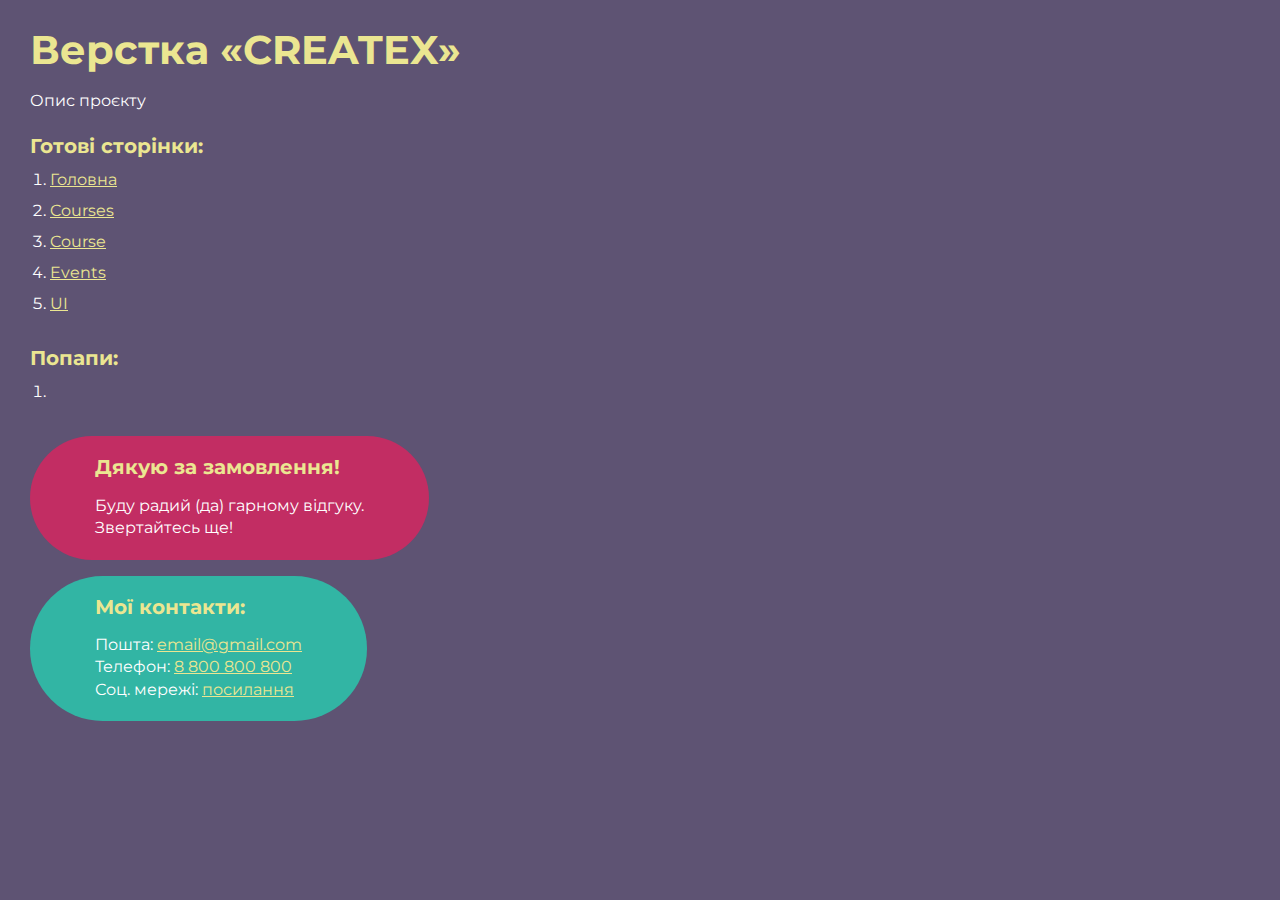
<file: index.html>
<!DOCTYPE html>
<html>

<head>
	<meta charset="UTF-8">
	<meta name="viewport" content="width=device-width, initial-scale=1.0">
	<title>Верстка «CREATEX»</title>
</head>

<body>
	<div class="rootpage">
		<h1>Верстка «CREATEX»</h1>
		<div class="rootpage__info">
			Опис проєкту
		</div>
		<h2>Готові сторінки:</h2>
		<ol class="rootpage__list">
			<li><a target="_blank" href="home.html">Головна</a></li>
			<li><a target="_blank" href="courses.html">Courses</a></li>
			<li><a target="_blank" href="course.html">Course</a></li>
			<li><a target="_blank" href="events.html">Events</a></li>
			<li><a target="_blank" href="common.html">UI</a></li>
		</ol>
		<h2>Попапи:</h2>
		<ol class="rootpage__list">
			<li><a target="_blank" href="home.html#"></a></li>
		</ol>
		<div class="rootpage__tnx">
			<h2>Дякую за замовлення!</h2>
			<p>Буду радий (да) гарному відгуку.</p>
			<p>Звертайтесь ще!</p>
		</div>
		<div class="rootpage__contacts">
			<h2>Мої контакти:</h2>
			<p>Пошта: <a href="mailto:email@gmail.com">email@gmail.com</a></p>
			<p>Телефон: <a href="tel:8800800800">8 800 800 800</a></p>
			<p>Соц. мережі: <a href="">посилання</a></p>
		</div>
	</div>
</body>
<style>
	@charset "UTF-8";
	@import url("https://fonts.googleapis.com/css?family=Montserrat:regular,700&display=swap");

	*,
	*::before,
	*::after {
		padding: 0px;
		margin: 0px;
		border: 0px;
		box-sizing: border-box;
	}

	html,
	body {
		height: 100%;
		margin: 0;
		padding: 0;
		min-width: 320px;
		width: 100%;
		color: #fff;
		background-color: #5e5373;
	}

	body {
		font-family: Montserrat;
		font-size: 100%;
		line-height: 1;
		font-size: 1rem;
	}

	a {
		text-decoration: underline;
		color: #ebe691
	}

	a:visited {
		text-decoration: underline;
		color: #aaa768;
	}

	a:hover {
		text-decoration: none;
	}

	ul li {
		list-style: none;
	}

	img {
		vertical-align: top;
	}

	.wrapper {
		width: 100%;
		min-height: 100%;
		overflow: hidden;
	}

	.rootpage {
		padding: 30px;
		display: flex;
		flex-direction: column;
		align-items: flex-start;
	}

	@media (max-width: 767px) {
		.rootpage {
			padding: 30px 15px;
		}
	}

	h1 {
		color: #ebe691;
		font-size: 2.5rem;
		margin: 0px 0px 1.25rem 0px;
	}

	@media (max-width: 767px) {
		h1 {
			font-size: 1.85rem;
			margin: 0px 0px 1.25rem 0px;
		}
	}

	h2 {
		color: #ebe691;
		font-size: 1.25rem;
		margin: 0px 0px 1rem 0px;
	}

	@media (max-width: 767px) {
		h2 {
			font-size: 1.125rem;
			margin: 0px 0px 1rem 0px;
		}
	}

	.rootpage__info {
		line-height: 140%;
		margin: 0px 0px 1.5rem 0px;
	}

	.rootpage__list {
		margin: 0px 0px 2.25rem 1.25rem;
	}

	.rootpage__list li:not(:last-child) {
		margin: 0px 0px 15px 0px;
	}

	.rootpage__contacts,
	.rootpage__tnx {
		border-radius: 200px;
		padding: 20px 65px;
		line-height: 140%;
	}

	@media (max-width: 767px) {

		.rootpage__contacts,
		.rootpage__tnx {
			border-radius: 40px;
			padding: 20px;
		}
	}

	.rootpage__contacts {
		background: #32b5a4;

	}

	.rootpage__contacts a {
		color: #ebe691;
	}

	.rootpage__tnx {
		background: #c22d63;
		margin: 0px 0px 1rem 0px;
	}
</style>

</html>
</file>
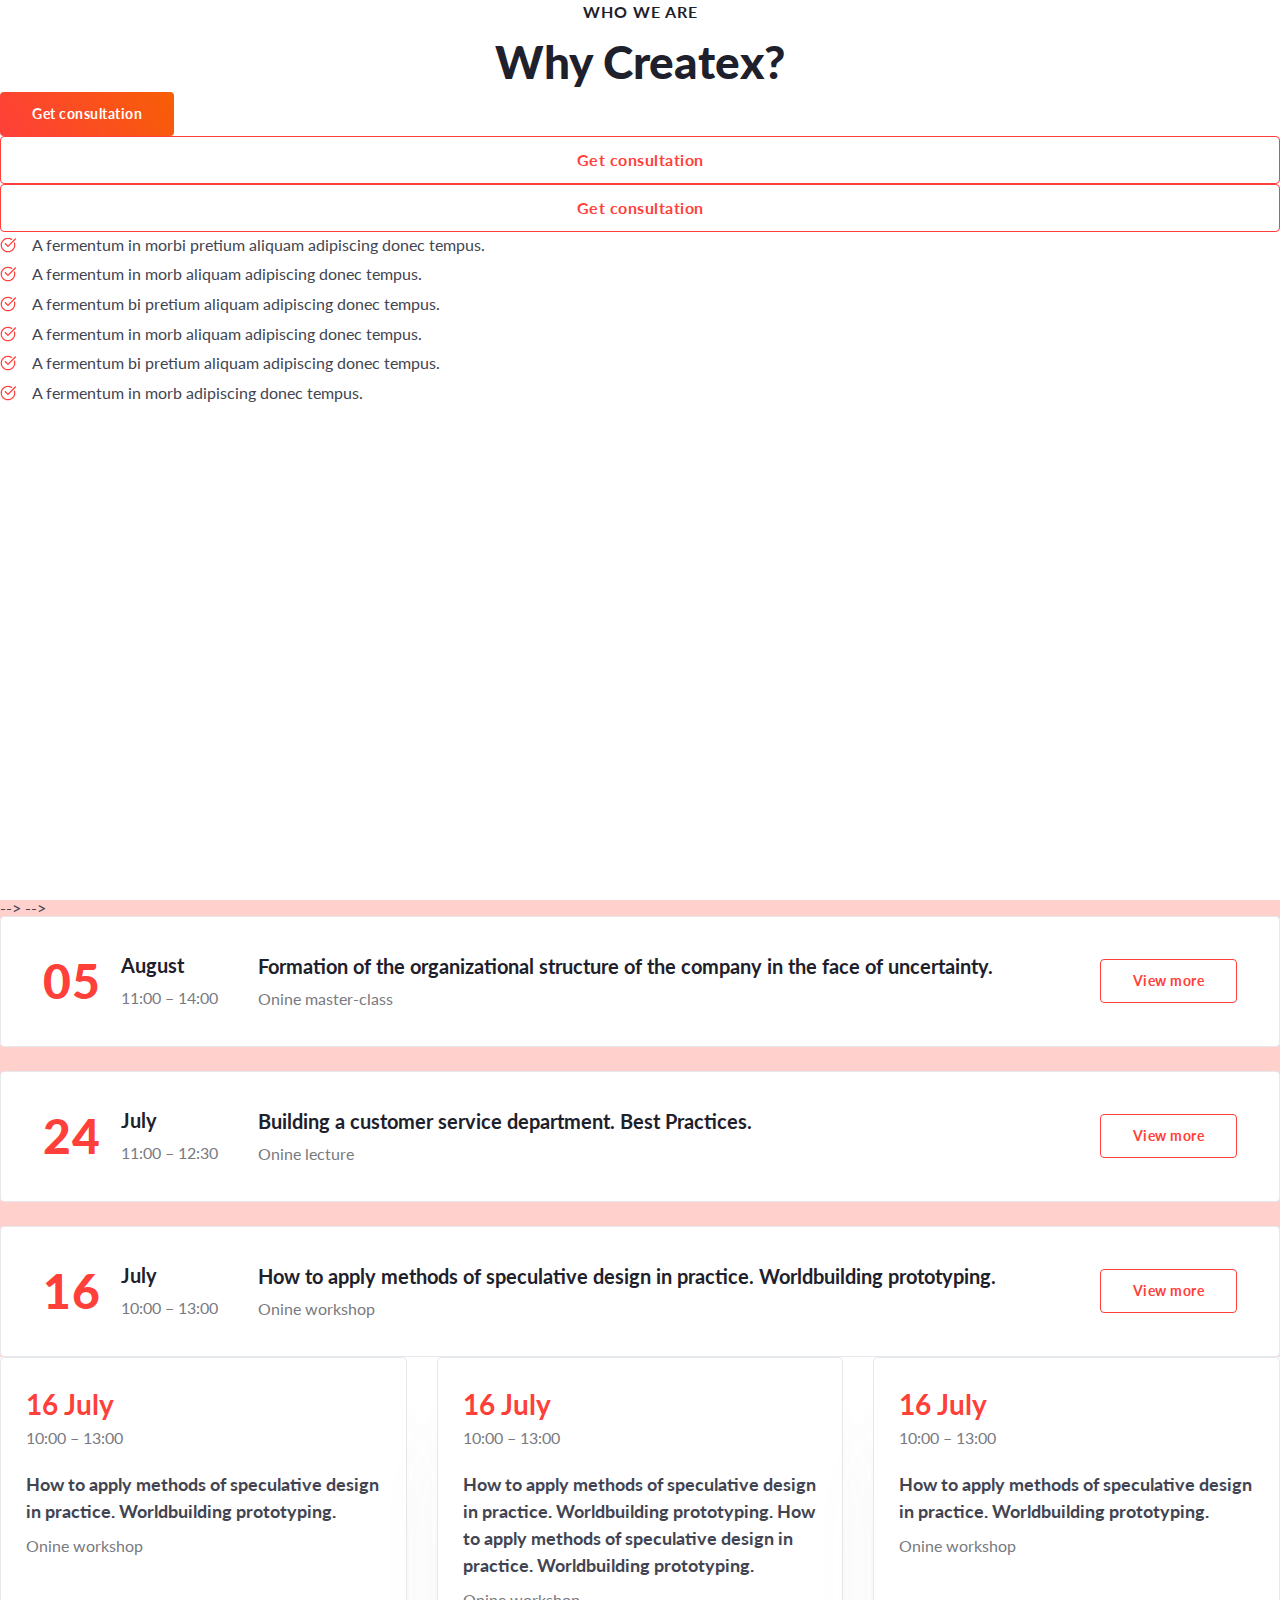
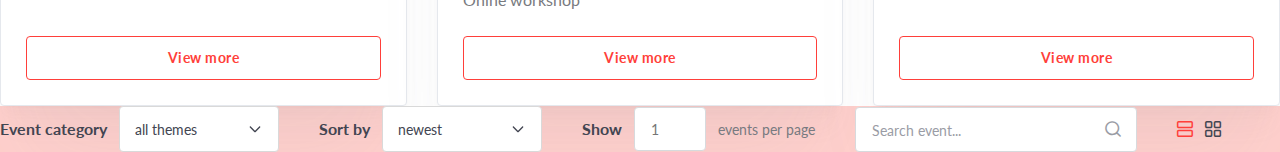
<file: common.html>
<!DOCTYPE html>
<html lang="en">

<head>
	<title>UI Createx</title>
	<meta charset="UTF-8">
	<meta name="format-detection" content="telephone=no">
	<!-- <style>body{opacity: 0;}</style> -->
	<link rel="stylesheet" href="css/style.min.css?_v=20241230151046">
	<link rel="shortcut icon" href="favicon.ico">
	<!-- <meta name="robots" content="noindex, nofollow"> -->
	<meta name="viewport" content="width=device-width, initial-scale=1.0">
</head>

<body>
	<div class="wrapper">

		<main class="page-common">

			<!-- TITLE BLOCK================================================================ -->
			<div class="title-block title-block--center">
				<div class="subtitle">Who we are</div>
				<h2 class="title">Why Createx?</h2>
			</div>


			<!-- BUTTON=================================================== -->

			<button class="button">Get consultation</button>
			<button class="button button--big button--white button--fw">Get
				consultation</button>
			<a href="#" class="button button--big button--white button--fw">Get
				consultation</a>

			<!-- 
            CARD BODY ===================================================================== -->
			<!-- <div class="card-body card-body--padding ">
                <div style="background-color: #03CEA4" class="card-courses__category">Marketing
                </div>
                <div style="background-color:#5A87FC" class="card-courses__category">Management
                </div>
                <div style="background-color:#F89828" class="card-courses__category">HR & Recruting
                </div>
                <div style="background-color: #F52F6E" class="card-courses__category">Design</div>
                <div style="background-color: #7772F1" class="card-courses__category">Development</div>

                <h4 class="card-body__title">The Ultimate Google Ads Training Course</h4>
                <div class="card-body__price-author">
                    <div class="card-body__price">$100</div>
                    <div class="card-body__author"><span>|</span> by Jerome Bell</div>
                </div>
            </div> -->
			<!-- 
            CHECK-LIST===================================================================== -->
			<ul class="list">
				<li class="list-item">A fermentum in morbi pretium aliquam adipiscing donec tempus.</li>
				<li class="list-item">A fermentum in morb aliquam adipiscing donec tempus.</li>
				<li class="list-item">A fermentum bi pretium aliquam adipiscing donec tempus.</li>
				<li class="list-item">A fermentum in morb aliquam adipiscing donec tempus.</li>
				<li class="list-item">A fermentum bi pretium aliquam adipiscing donec tempus.</li>
				<li class="list-item">A fermentum in morb adipiscing donec tempus.</li>
			</ul>

			<!-- FORM  ================================================================================================ -->

			<!-- <form action="#" class="discount-form">
                <div class="discount-label-input">
                    <label class="discount-label" for="username">Full name</label>
                    <input required autocomplete="off" type="text" id="username" name="username" data-error="Error"
                        placeholder="Your full name" class="discount-input">
                </div>
                <div class="discount-label-input">
                    <label class="discount-label" for="email">Email</label>
                    <input required class="discount-input" id="email" autocomplete="off" type="email" name="email"
                        data-error="error" placeholder="Your working email" class="discount-input">
                </div>
                <div class="discount-label-input">
                    <label class="discount-label" for="phone">Phone</label>
                    <input required autocomplete="off" type="tel" id="phone" name="phone" data-error="error"
                        placeholder="Your phone number" class="discount-input">
                </div>
                <button class="discount-button button">Join the
                    course</button>
            </form> -->

			<!-- SLIDER============================================================================================== -->

			<!-- <section class="page">
                <div class="container">
                    <div class="title-block title-block">
                        <div class="subtitle subtitle">Best tutors are all here</div>
                        <h2 class="title title">Meet our team</h2>
                    </div>
                    <div class="buttons">
                        <button type="button" class="swiper-button-prev swiper-button-prev _icon-ar-left"></button>
                        <button type="button" class="swiper-button-next swiper-button-next _icon-ar-right"></button>
                    </div>
                    <!-- Оболонка слайдера -->
			<!-- <div class="slider swiper">
                        <!-- Частина слайдера, що рухається -->
			<div class="wrapper swiper-wrapper">
				<!-- Слайд -->
				<!-- <div class="slide swiper-slide">
                    <article class="courses__card card-courses">
                        <a href="#" class="card-courses__wrapper-link">
                            <div class="card-courses__image">
                                <picture><source srcset="img/courses/01.webp" type="image/webp"><img src="img/courses/01.jpg" alt="Image"></picture>
                            </div>

                            <div class="card-courses__body">
                                <div style="background-color: #03CEA4" class="card-courses__category">
                                    Marketing
                                </div>
                                <h4 class="card-courses__title">The Ultimate Google Ads Training Course</h4>
                                <div class="card-courses__price-author">
                                    <div class="card-courses__price">$100</div>
                                    <div class="card-courses__author"><span>|</span> by Jerome Bell</div>
                                </div>
                            </div>
                        </a>
                    </article>
                </div>
                <div class="slide swiper-slide">
                    <article class="courses__card card-courses">
                        <a href="#" class="card-courses__wrapper-link">
                            <div class="card-courses__image">
                                <picture><source srcset="img/courses/02.webp" type="image/webp"><img src="img/courses/02.jpg" alt="Image"></picture>
                            </div>
                            <div class="card-courses__body">
                                <div style="background-color:#5A87FC" class="card-courses__category">
                                    Management
                                </div>
                                <h4 class="card-courses__title">
                                    Product Management Fundamentals
                                </h4>
                                <div class="card-courses__price-author">
                                    <div class="card-courses__price">$480</div>
                                    <div class="card-courses__author"><span>|</span> by Marvin McKinney
                                    </div>
                                </div>
                            </div>
                        </a>
                    </article>
                </div>
                <div class="slide swiper-slide">
                    <article class="courses__card card-courses">
                        <a href="#" class="card-courses__wrapper-link">
                            <div class="card-courses__image">
                                <picture><source srcset="img/courses/03.webp" type="image/webp"><img src="img/courses/03.jpg" alt="Image"></picture>
                            </div>
                            <div class="card-courses__body">
                                <div style="background-color:#F89828" class="card-courses__category">HR &
                                    Recruting
                                </div>
                                <h4 class="card-courses__title">HR Management and Analytics</h4>
                                <div class="card-courses__price-author">
                                    <div class="card-courses__price">$200</div>
                                    <div class="card-courses__author"><span>|</span> by Leslie Alexander Li
                                    </div>
                                </div>
                            </div>
                        </a>
                    </article>

                </div>
                <div class="slide swiper-slide">
                    <article class="courses__card card-courses">
                        <a href="#" class="card-courses__wrapper-link">
                            <div class="card-courses__image">
                                <picture><source srcset="img/TEST.webp" type="image/webp"><img src="img/TEST.jpg" alt="Image"></picture>
                            </div>
                            <div class="card-courses__body">
                                <div style="background-color:#03CEA4" class="card-courses__category">
                                    Marketing</div>
                                <h4 class="card-courses__title">Brand Management & PR Communications</h4>
                                <div class="card-courses__price-author">
                                    <div class="card-courses__price">$530</div>
                                    <div class="card-courses__author"><span>|</span> by Kristin Watson</div>
                                </div>
                            </div>
                        </a>
                    </article>
                </div>
                <div class="slide swiper-slide">

                </div>
                <div class="slide swiper-slide">

                </div> -->


			</div>
	</div> -->

	</div>
	</section> -->


	<!-- EVENTS=========================================================================================== -->


	<div class="our-events__items">
		<div class="our-events__item">
			<div class="our-events__item-date-time">
				<div class="our-events__item-date">05</div>
				<div class="our-events__item-month-time">
					<div class="our-events__item-month">August</div>
					<div class="our-events__item-time">11:00 – 14:00</div>
				</div>
			</div>
			<div class="our-events__item-body">
				<h4 class="our-events__item-title"> Formation of the organizational structure of the company
					in the face of uncertainty.</h4>
				<div class="our-events__item-detail">Onine master-class</div>
			</div>
			<a href="#" class="our-events__item-button button  button--white">View more</a>
		</div>
		<div class="our-events__item">
			<div class="our-events__item-date-time">
				<div class="our-events__item-date">24</div>
				<div class="our-events__item-month-time">
					<div class="our-events__item-month">July</div>
					<div class="our-events__item-time">11:00 – 12:30</div>
				</div>
			</div>
			<div class="our-events__item-body">
				<h4 class="our-events__item-title"> Building a customer service department. Best Practices.
				</h4>
				<div class="our-events__item-detail">Onine lecture</div>
			</div>
			<a href="#" class="our-events__item-button button  button--white">View more</a>
		</div>
		<div class="our-events__item">
			<div class="our-events__item-date-time">
				<div class="our-events__item-date">16</div>
				<div class="our-events__item-month-time">
					<div class="our-events__item-month">July</div>
					<div class="our-events__item-time">10:00 – 13:00</div>
				</div>
			</div>
			<div class="our-events__item-body">
				<h4 class="our-events__item-title"> How to apply methods of speculative design in practice.
					Worldbuilding prototyping.</h4>
				<div class="our-events__item-detail">Onine workshop</div>
			</div>
			<a href="#" class="our-events__item-button button  button--white">View more</a>
		</div>
	</div>
	<!-- EVENTS CARDS=========================================================================================== -->
	<div class="event-cards">
		<article class="event-card">
			<div class="event-card-date-time">
				<div class="event-card-date">16 July</div>
				<div class="event-card-time">10:00 – 13:00</div>
			</div>
			<div class="event-card-body">
				<h4 class="event-card-title"> How to apply methods of speculative design in
					practice.
					Worldbuilding prototyping.</h4>
				<div class="event-card-detail">Onine workshop</div>
			</div>
			<a href="#" class="event-card-button button  button--white">View more</a>
		</article>
		<article class="event-card">
			<div class="event-card-date-time">
				<div class="event-card-date">16 July</div>
				<div class="event-card-time">10:00 – 13:00</div>
			</div>
			<div class="event-card-body">
				<h4 class="event-card-title"> How to apply methods of speculative design in
					practice.
					Worldbuilding prototyping. How to apply methods of speculative design in
					practice.
					Worldbuilding prototyping.</h4>

				<div class="event-card-detail">Onine workshop</div>
			</div>
			<a href="#" class="event-card-button button  button--white">View more</a>
		</article>
		<article class="event-card">
			<div class="event-card-date-time">
				<div class="event-card-date">16 July</div>
				<div class="event-card-time">10:00 – 13:00</div>
			</div>
			<div class="event-card-body">
				<h4 class="event-card-title"> How to apply methods of speculative design in
					practice.
					Worldbuilding prototyping.</h4>
				<div class="event-card-detail">Onine workshop</div>
			</div>
			<a href="#" class="event-card-button button  button--white">View more</a>
		</article>
	</div>
	</div>
	</section>

	<!-- QUESTION BUTTON======================================================================= -->
	<!-- <div class="question-button">
        <div class="question">Do you want more?</div>
        <a href="#" class="button button--big">Explore all events</a>
    </div> -->


	<!-- SELECTS FORM====================================================================================== -->

	<div class="section-form">
		<form action="#" class="our-events__toolbar">
			<div class="our-events__select-wrapper">
				<div class="our-events__select-name">Event category</div>
				<select class="our-events__select" name="category" data-class-modif="form">
					<option value="1" selected>all themes</option>
					<option value="2">Development</option>
					<option value="3">Design</option>
					<option value="4">HR</option>
					<option value="5">Management</option>
				</select>
			</div>
			<div class="our-events__select-wrapper">
				<div class="our-events__select-name">Sort by</div>
				<select class="our-events__select" name="sort by" data-class-modif="form">
					<option value="1" selected>newest</option>
					<option value="2">oldest</option>
					<option value="3">date</option>
					<option value="4">month</option>
				</select>
			</div>
			<div class="our-events__select-wrapper">
				<label class="our-events__select-label" for="our-events__input">Show</label>
				<input class="our-events__select-number-input" id="our-events__input" autocomplete="off" type="number" name="quantity" data-error="Error" placeholder="1">
				<div class="our-events__select-text">events per page</div>
			</div>


			<div class="our-events__search-input-wrapper">
				<input autocomplete="off" type="search" name="search" data-error="Error" placeholder="Search event..." class="our-events__search-input">
				<button class="our-events__search-button _icon-magglass"></button>
			</div>
			<div class="our-events__select-buttons">
				<button type="button" class="our-events__select-button our-events__select-button--active _icon-list"></button>
				<button type="button" class="our-events__select-button _icon-grid"></button>
			</div>

		</form>
	</div>

	</main>

	</div>
	<script src="js/app.min.js?_v=20241230151046"></script>
</body>

</html>
</file>
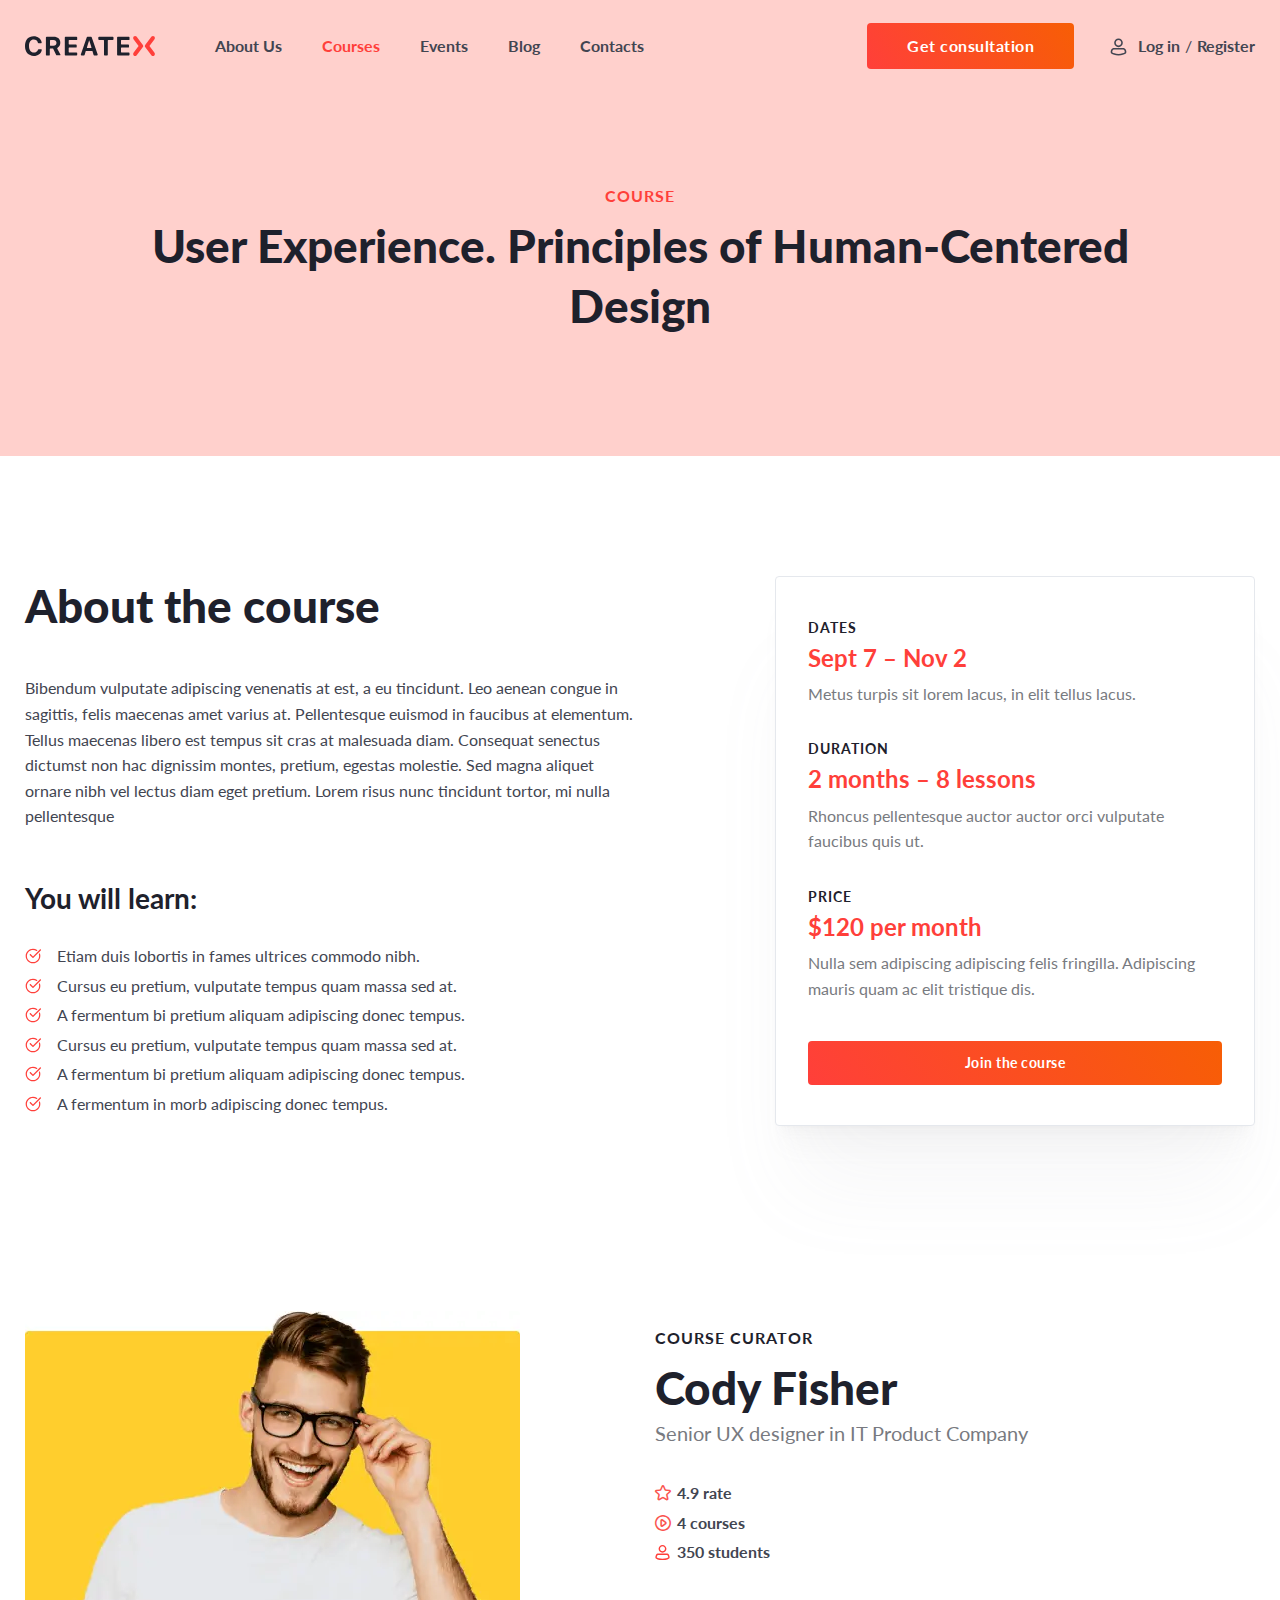
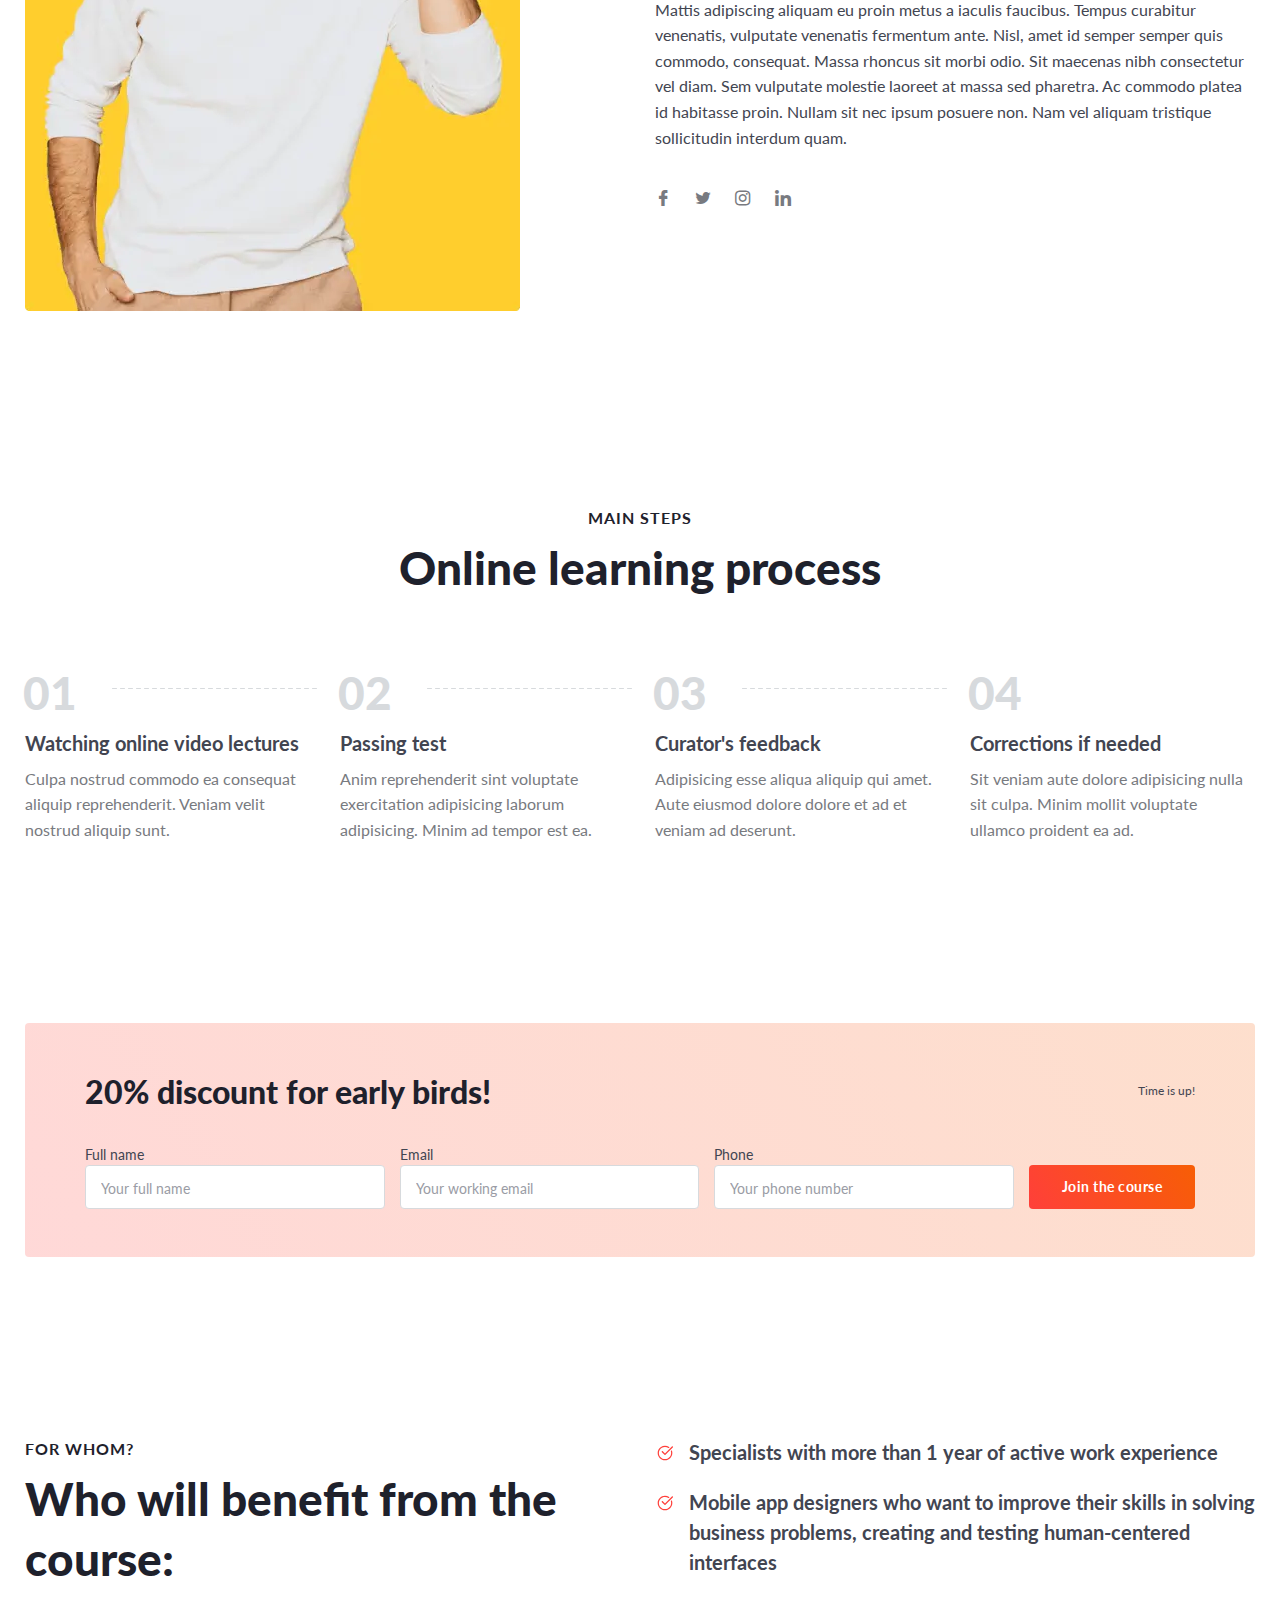
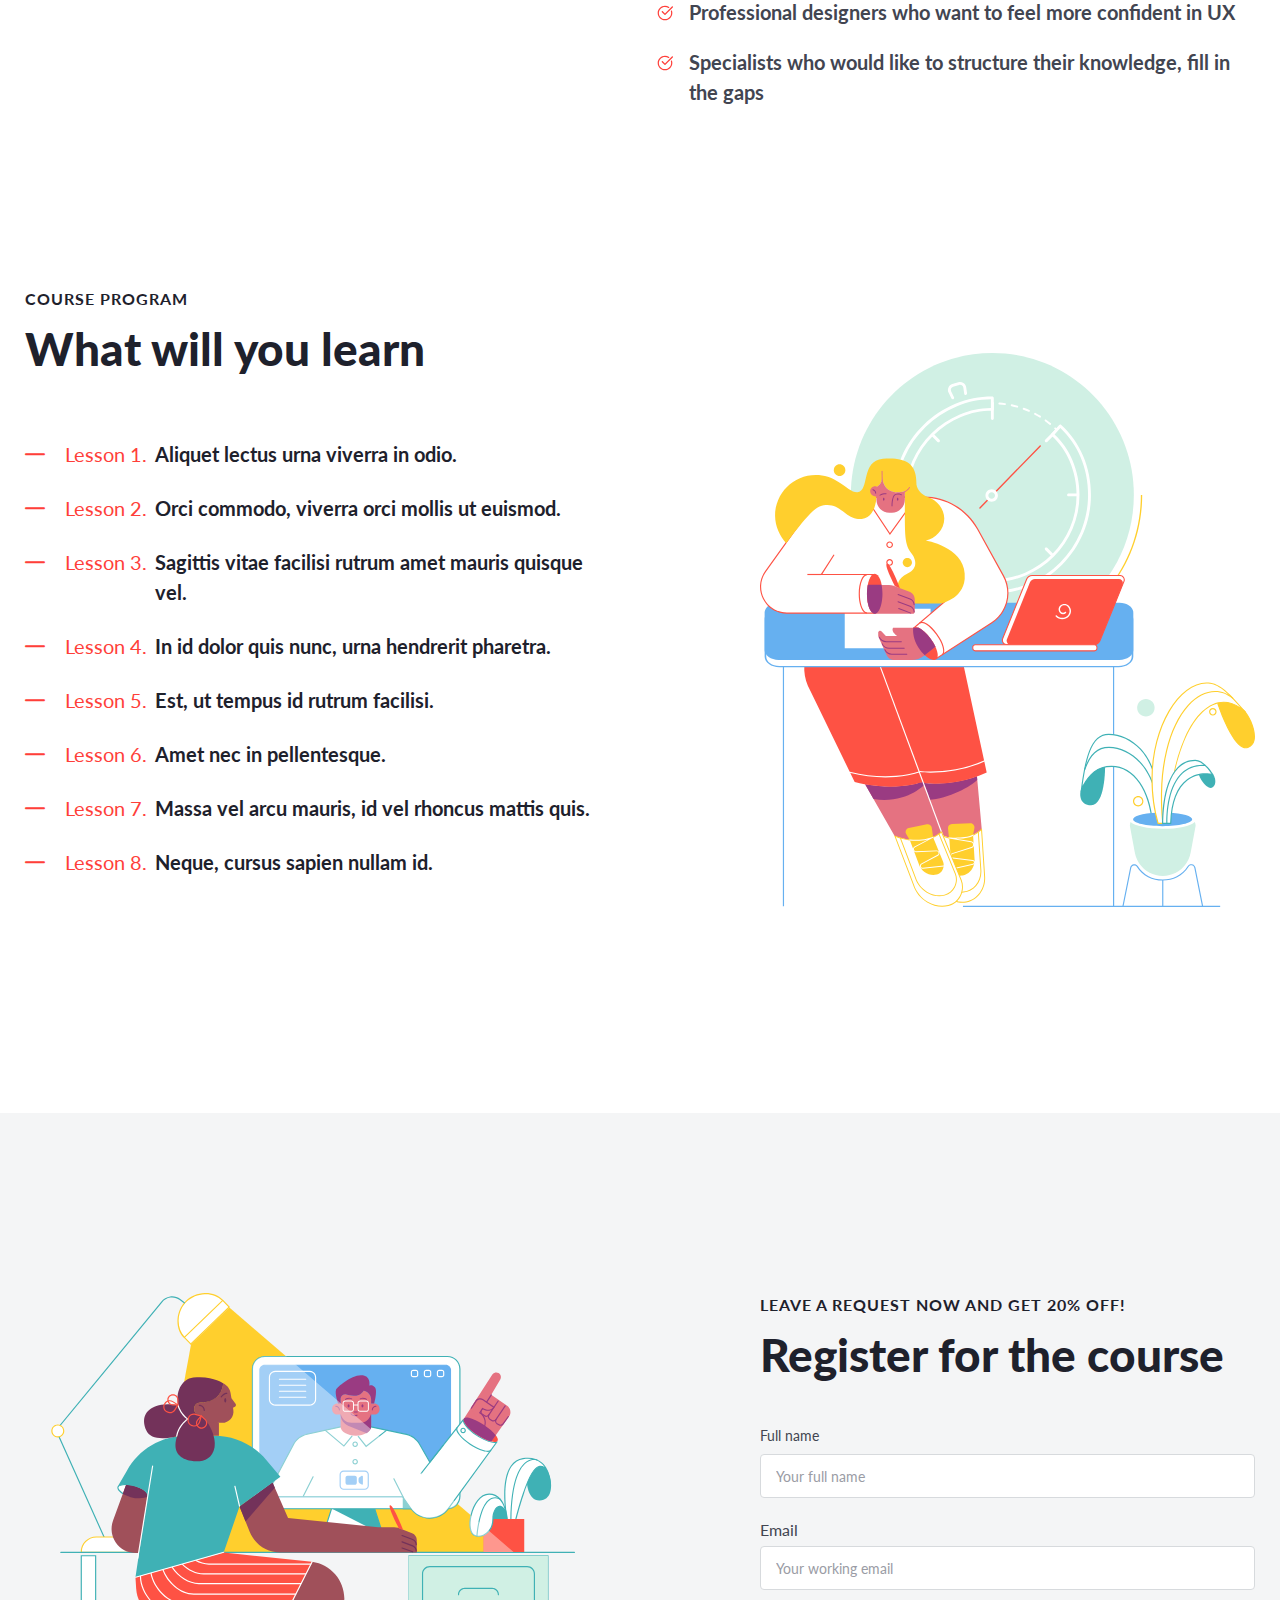
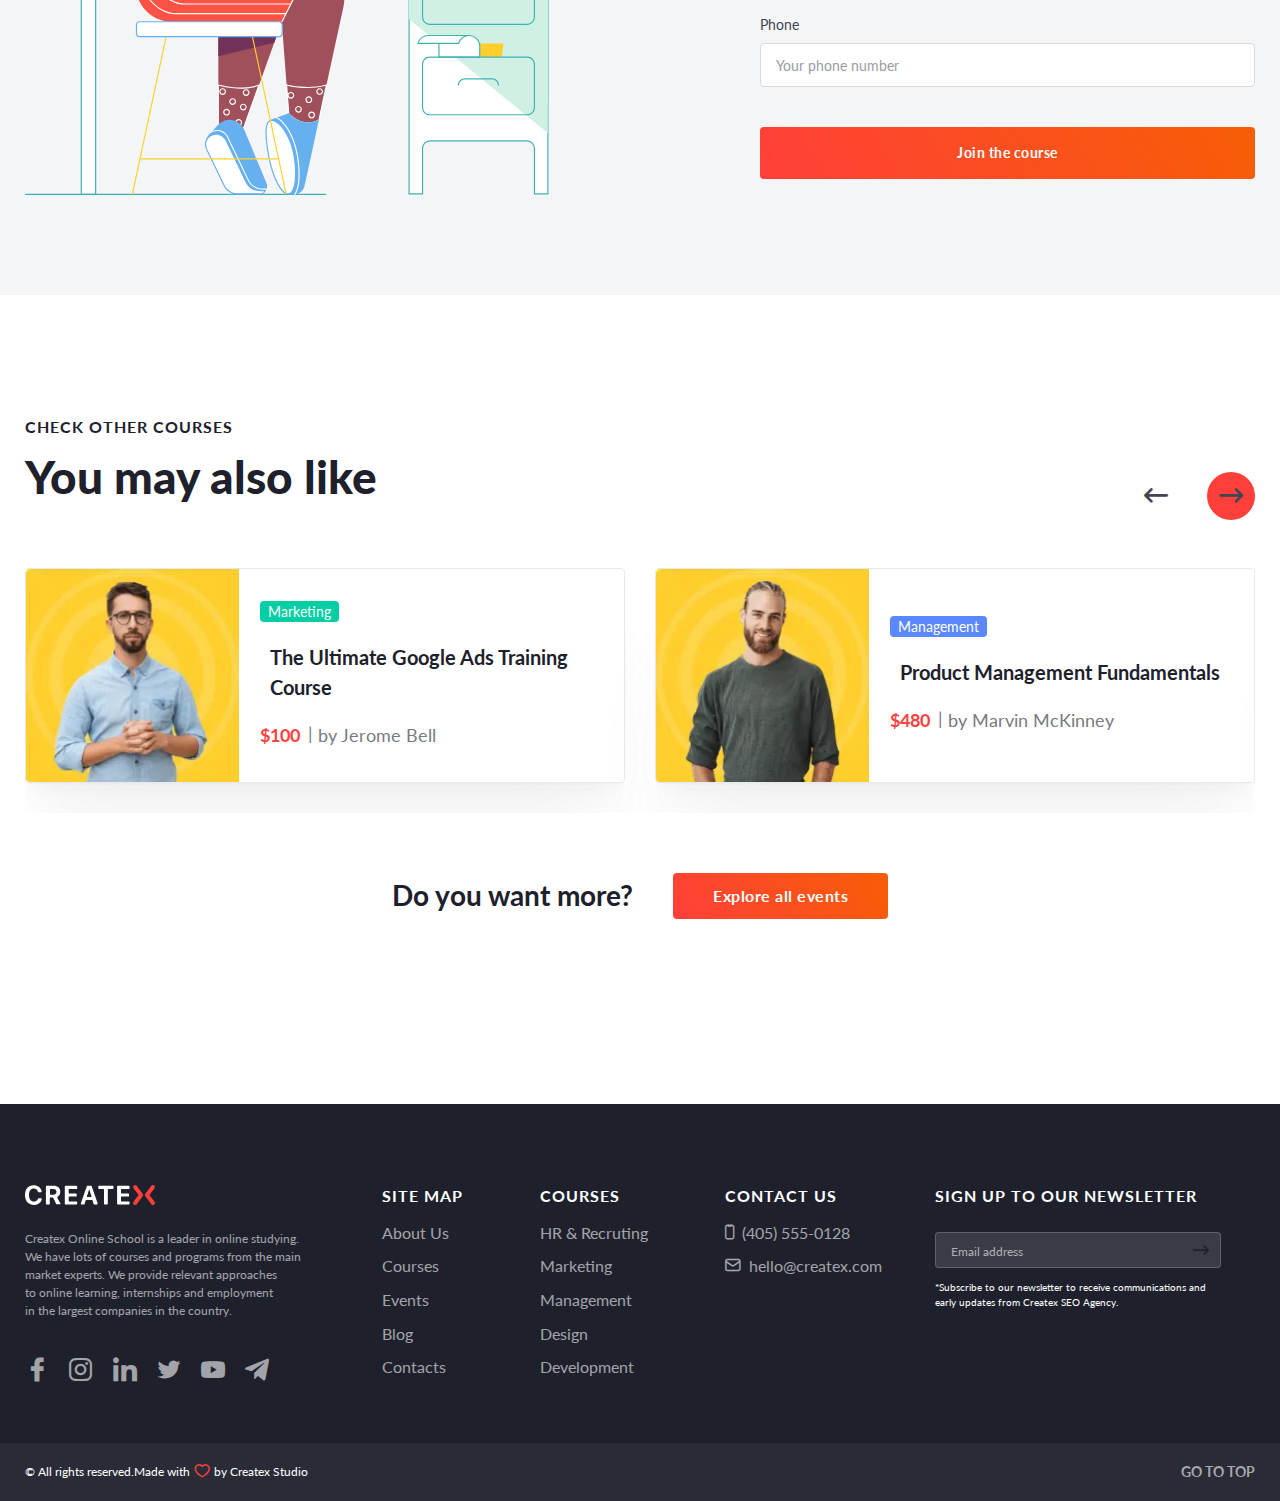
<file: course.html>
<!DOCTYPE html>
<html lang="en">

<head>
	<title>Course</title>
	<meta charset="UTF-8">
	<meta name="format-detection" content="telephone=no">
	<!-- <style>body{opacity: 0;}</style> -->
	<link rel="stylesheet" href="css/style.min.css?_v=20241230151046">
	<link rel="shortcut icon" href="favicon.ico">
	<!-- <meta name="robots" content="noindex, nofollow"> -->
	<meta name="viewport" content="width=device-width, initial-scale=1.0">
</head>

<body>
	<div class="wrapper">
		<header class="header">
			<div class="header__container">
				<div class="header__logo-menu">
					<div class="header__logo">
						<img src="img/header/logo.svg" alt="Logo">
					</div>
					<div class="header__menu menu">
						<button type="button" class="menu__icon icon-menu"><span></span></button>
						<nav class="menu__body">
							<ul class="menu__list">
								<li class="menu__item"><a href="#" class="menu__link">About Us</a></li>
								<li class="menu__item"><a href="#" class="menu__link menu__link--active">Courses</a>
								</li>
								<li class="menu__item"><a href="#" class="menu__link">Events</a></li>
								<li class="menu__item"><a href="#" class="menu__link">Blog</a></li>
								<li class="menu__item"><a href="#" class="menu__link">Contacts </a></li>
							</ul>
						</nav>
					</div>
				</div>
				<div class="header__button-profile">
					<a data-da=".menu__body, 615" href="#" class="header__button button button--big">Get
						consultation</a>
					<div class="header__profile">
						<button type="button">Log in</button><span>/</span><button type="button">Register</button>
					</div>
				</div>
			</div>
		</header>
		<main id="page" class="page">
			<!-- COURSE============================================================================================== -->
			<section class="page__course course">
				<div class="course__container">
					<div class="course__title-block title-block title-block--center">
						<div class="course__subtitle subtitle">course</div>
						<h2 class="course__title title">User Experience. Principles of Human-Centered Design</h2>
					</div>
				</div>
			</section>
			<section class="page__about-course about-course">
				<div class="about-course__container">
					<div class="about-course__content">
						<div class="about-course__block-left">
							<div class="about-course__title-text">
								<h3 class="about-course__title title">About the course</h3>
								<div class="about-course__text">
									<p>Bibendum vulputate adipiscing venenatis at est, a eu tincidunt. Leo aenean congue
										in
										sagittis, felis maecenas amet varius at. Pellentesque euismod in faucibus at
										elementum. Tellus maecenas libero est tempus sit cras at malesuada diam.
										Consequat
										senectus dictumst non hac dignissim montes, pretium, egestas molestie. Sed magna
										aliquet ornare nibh vel lectus diam eget pretium. Lorem risus nunc tincidunt
										tortor,
										mi nulla pellentesque</p>
								</div>
							</div>
							<div class="about-course__title-list">
								<h4 class="about-course__list-title">You will learn:</h4>
								<ul class="about-course__list list">
									<li class="about-course__list-item list-item">Etiam duis lobortis in fames ultrices
										commodo nibh.</li>
									<li class="about-course__list-item list-item"> Cursus eu pretium, vulputate tempus
										quam
										massa sed at.</li>
									<li class="about-course__list-item list-item">A fermentum bi pretium aliquam
										adipiscing
										donec tempus.</li>
									<li class="about-course__list-item list-item"> Cursus eu pretium, vulputate tempus
										quam
										massa sed at.</li>
									<li class="about-course__list-item list-item">A fermentum bi pretium aliquam
										adipiscing
										donec tempus.</li>
									<li class="about-course__list-item list-item">A fermentum in morb adipiscing donec
										tempus.</li>
								</ul>
							</div>
						</div>
						<div class="about-course__block-right">
							<div class="about-course__detailes">
								<ul class="about-course__detailes-list">
									<li class="about-course__detailes-item">
										<ul class="about-course__sub-list">
											<li class="about-course__sub-item-title">Dates</li>
											<li class="about-course__sub-item-title-detail">Sept 7 – Nov 2</li>
											<li class="about-course__sub-item-text">Metus turpis sit lorem lacus, in
												elit
												tellus lacus.</li>
										</ul>
									</li>
									<li class="about-course__detailes-item">
										<ul class="about-course__sub-list">
											<li class="about-course__sub-item-title">Duration</li>
											<li class="about-course__sub-item-title-detail">2 months – 8 lessons</li>
											<li class="about-course__sub-item-text">Rhoncus pellentesque auctor auctor
												orci
												vulputate faucibus quis ut.</li>
										</ul>
									</li>
									<li class="about-course__detailes-item">
										<ul class="about-course__sub-list">
											<li class="about-course__sub-item-title">Price</li>
											<li class="about-course__sub-item-title-detail">$120 per month</li>
											<li class="about-course__sub-item-text">Nulla sem adipiscing adipiscing
												felis
												fringilla. Adipiscing mauris quam ac elit tristique dis.</li>
										</ul>
									</li>
								</ul>
								<a href="#" class="about-course__button button button--fw">Join the course</a>
							</div>

						</div>
					</div>
				</div>
			</section>

			<!-- Course curator========================================================================================== -->
			<section class="page__curator curator">
				<div class="curator__container">
					<div class="curator__image">
						<picture><source srcset="img/curator/curator.webp" type="image/webp"><img src="img/curator/curator.jpg" alt="Image"></picture>
					</div>
					<div class="curator__body-block">
						<div class="curator__title-block title-block">
							<div class="curator__subtitle subtitle">Course curator</div>
							<h2 class="curator__title title">Cody Fisher</h2>
						</div>
						<div class="curator__title-details">Senior UX designer in IT Product Company</div>
						<ul class="curator__statistics-list">
							<li class="curator__statistics-item _icon-star">4.9 rate</li>
							<li class="curator__statistics-item _icon-play">4 courses</li>
							<li class="curator__statistics-item curator__statistics-item--icon">350 students</li>
						</ul>
						<div class="curator__text">
							<p>Mattis adipiscing aliquam eu proin metus a iaculis faucibus. Tempus curabitur venenatis,
								vulputate venenatis fermentum ante. Nisl, amet id semper semper quis commodo, consequat.
								Massa rhoncus sit morbi odio. Sit maecenas nibh consectetur vel diam. Sem vulputate
								molestie laoreet at massa sed pharetra. Ac commodo platea id habitasse proin. Nullam sit
								nec ipsum posuere non. Nam vel aliquam tristique sollicitudin interdum quam. </p>
						</div>
						<ul class="curator__social-list">
							<li class="curator__social-item"><a class="_icon-fb" href="#"></a></li>
							<li class="curator__social-item"><a class="_icon-twitter" href="#"></a></li>
							<li class="curator__social-item"><a class="_icon-instag" href="#"></a></li>
							<li class="curator__social-item"><a class="_icon-linkedin" href="#"></a></li>
						</ul>
					</div>
				</div>
			</section>
			<!-- PROCESS===================================================================================================== -->
			<section class="page__process process">
				<div class="process__container">
					<div class="process__title-block title-block title-block--center">
						<div class="process__subtitle subtitle">Main steps</div>
						<h2 class="process__title title">Online learning process</h2>
					</div>
					<ol class="process__list">
						<li class="process__list-item">
							<div class="process__list-title">Watching online video lectures</div>


							<div class="process__list-description">
								<p> Culpa nostrud commodo ea consequat aliquip
									reprehenderit. Veniam velit nostrud aliquip sunt. </p>
							</div>

						</li>
						<li class="process__list-item">
							<div class="process__list-title">Passing test</div>


							<div class="process__list-description">
								<p>Anim reprehenderit sint voluptate exercitation
									adipisicing laborum adipisicing. Minim ad tempor est ea. </p>
							</div>

						</li>
						<li class="process__list-item">
							<div class="process__list-title">Curator's feedback</div>


							<div class="process__list-description">
								<p> Adipisicing esse aliqua aliquip qui amet. Aute
									eiusmod dolore dolore et ad et veniam ad deserunt. </p>
							</div>

						</li>
						<li class="process__list-item">
							<div class="process__list-title">Corrections if needed</div>


							<div class="process__list-description">
								<p> Sit veniam aute dolore adipisicing nulla sit
									culpa.
									Minim mollit voluptate ullamco proident ea ad. </p>

							</div>
						</li>
					</ol>
					<div class="process__discount">
						<div class="process__discount-title-countdown">
							<h4 class="process__discount-title">20% discount for early birds!</h4>
							<div data-target="2025-12-31T23:59:59" class="process__discount-countdown">
								<div class="process__countdown-item"> <span id="days">00</span> Days</div>
								<div class="process__countdown-item"> <span id="hours">00</span> Hours</div>
								<div class="process__countdown-item"><span id="minutes">00</span> Mins</div>
								<div class="process__countdown-item"> <span id="seconds">00</span> Sec</div>
							</div>
						</div>
						<form action="#" class="process__discount-form">
							<div class="process__discount-label-input">
								<label class="process__discount-label" for="username">Full name</label>
								<input required autocomplete="off" type="text" id="username" name="username" data-error="Error" placeholder="Your full name" class="process__discount-input">
							</div>
							<div class="process__discount-label-input">
								<label class="process__discount-label" for="email">Email</label>
								<input required class="process__discount-input" id="email" autocomplete="off" type="email" name="email" data-error="error" placeholder="Your working email" class="process__discount-input">
							</div>
							<div class="process__discount-label-input">
								<label class="process__discount-label" for="phone">Phone</label>
								<input required autocomplete="off" type="tel" id="phone" name="phone" data-error="error" placeholder="Your phone number" class="process__discount-input">
							</div>
							<button class="process__discount-button button">Join the
								course</button>
						</form>
					</div>

				</div>
			</section>

			<!-- FOR WHOM===================================================================================================== -->
			<section class="page__for-whom for-whom">
				<div class="for-whom__container">
					<div class="for-whom__title-block title-block ">
						<div class="for-whom__subtitle subtitle">For whom?</div>
						<h2 class="for-whom__title title">Who will benefit from the course:</h2>
					</div>
					<ul class="for-whom__list list">
						<li class="for-whom__list-item list-item">Specialists with more than 1 year of active work
							experience</li>
						<li class="for-whom__list-item list-item">Mobile app designers who want to improve their skills
							in solving business problems, creating and testing human-centered interfaces
						</li>
						<li class="for-whom__list-item list-item">Professional designers who want to feel more confident
							in UX</li>
						<li class="for-whom__list-item list-item">Specialists who would like to structure their
							knowledge, fill in the gaps
						</li>
					</ul>
				</div>
			</section>
			<!-- PROGRAM===================================================================================================== -->

			<section class="page__program program">
				<div class="program__container">
					<div class="program__title-block title-block">
						<div class="program__subtitle subtitle">Course program</div>
						<h2 class="program__title title">What will you learn</h2>
					</div>
					<div class="program__body">
						<div class="program__body-left">
							<div data-spollers class="program__spollers spollers ">
								<details class="spollers__item program__spollers-item">
									<summary class="spollers__title program__spollers-title"><span class="spollers__title-lesson program__spollers-title-lesson">Lesson
											1.</span><span class="spollers__title-lesson-text program__spollers-title-text">
											Aliquet lectus
											urna
											viverra in
											odio.</span>
									</summary>
									<div class="spollers__body program__spollers-body">Nulla amet, sagittis potenti
										rhoncus
										sit.
										Elit lectus nec
										pulvinar aliquet donec enim, ornare. Lacus facilisi curabitur turpis varius
										mauris.
										Nisi, tempus risus, odio mi suscipit sed. Curabitur faucibus porttitor quis sem
										lacus,
										arcu feugiat facilisis. Commodo nunc orci vitae accumsan id.
								</details>
								<details class="spollers__item program__spollers-item">
									<summary class="spollers__title program__spollers-title"><span class="spollers__title-lesson program__spollers-title-lesson">Lesson
											2.</span><span class="spollers__title-lesson-text program__spollers-title-text">
											Orci commodo, viverra orci mollis ut euismod.</span>
									</summary>
									<div class="spollers__body program__spollers-body">Nulla amet, sagittis potenti
										rhoncus
										sit.
										Elit lectus nec
										pulvinar aliquet donec enim, ornare. Lacus facilisi curabitur turpis varius
										mauris.
										Nisi, tempus risus, odio mi suscipit sed. Curabitur faucibus porttitor quis sem
										lacus,
										arcu feugiat facilisis. Commodo nunc orci vitae accumsan id.
								</details>
								<details class="spollers__item program__spollers-item">
									<summary class="spollers__title program__spollers-title"><span class="spollers__title-lesson program__spollers-title-lesson">Lesson
											3.</span><span class="spollers__title-lesson-text program__spollers-title-text">
											Sagittis vitae facilisi rutrum amet mauris quisque vel.</span>
									</summary>
									<div class="spollers__body program__spollers-body">Nulla amet, sagittis potenti
										rhoncus
										sit.
										Elit lectus nec
										pulvinar aliquet donec enim, ornare. Lacus facilisi curabitur turpis varius
										mauris.
										Nisi, tempus risus, odio mi suscipit sed. Curabitur faucibus porttitor quis sem
										lacus,
										arcu feugiat facilisis. Commodo nunc orci vitae accumsan id.
								</details>
								<details class="spollers__item program__spollers-item">
									<summary class="spollers__title program__spollers-title"><span class="spollers__title-lesson program__spollers-title-lesson">Lesson
											4.</span><span class="spollers__title-lesson-text program__spollers-title-text">
											In id dolor quis nunc, urna hendrerit pharetra.</span>
									</summary>
									<div class="spollers__body program__spollers-body">Nulla amet, sagittis potenti
										rhoncus
										sit.
										Elit lectus nec
										pulvinar aliquet donec enim, ornare. Lacus facilisi curabitur turpis varius
										mauris.
										Nisi, tempus risus, odio mi suscipit sed. Curabitur faucibus porttitor quis sem
										lacus,
										arcu feugiat facilisis. Commodo nunc orci vitae accumsan id.
								</details>
								<details class="spollers__item program__spollers-item">
									<summary class="spollers__title program__spollers-title"><span class="spollers__title-lesson program__spollers-title-lesson">Lesson
											5.</span><span class="spollers__title-lesson-text program__spollers-title-text">
											Est, ut tempus id rutrum facilisi.</span>
									</summary>
									<div class="spollers__body program__spollers-body">Nulla amet, sagittis potenti
										rhoncus
										sit.
										Elit lectus nec
										pulvinar aliquet donec enim, ornare. Lacus facilisi curabitur turpis varius
										mauris.
										Nisi, tempus risus, odio mi suscipit sed. Curabitur faucibus porttitor quis sem
										lacus,
										arcu feugiat facilisis. Commodo nunc orci vitae accumsan id.
								</details>
								<details class="spollers__item program__spollers-item">
									<summary class="spollers__title program__spollers-title"><span class="spollers__title-lesson program__spollers-title-lesson">Lesson
											6.</span><span class="spollers__title-lesson-text program__spollers-title-text">
											Amet nec in pellentesque.</span>
									</summary>
									<div class="spollers__body program__spollers-body">Nulla amet, sagittis potenti
										rhoncus
										sit.
										Elit lectus nec
										pulvinar aliquet donec enim, ornare. Lacus facilisi curabitur turpis varius
										mauris.
										Nisi, tempus risus, odio mi suscipit sed. Curabitur faucibus porttitor quis sem
										lacus,
										arcu feugiat facilisis. Commodo nunc orci vitae accumsan id.
								</details>
								<details class="spollers__item program__spollers-item">
									<summary class="spollers__title program__spollers-title"><span class="spollers__title-lesson program__spollers-title-lesson">Lesson
											7.</span><span class="spollers__title-lesson-text program__spollers-title-text">
											Massa vel arcu mauris, id vel rhoncus mattis quis.</span>
									</summary>
									<div class="spollers__body program__spollers-body">Nulla amet, sagittis potenti
										rhoncus
										sit.
										Elit lectus nec
										pulvinar aliquet donec enim, ornare. Lacus facilisi curabitur turpis varius
										mauris.
										Nisi, tempus risus, odio mi suscipit sed. Curabitur faucibus porttitor quis sem
										lacus,
										arcu feugiat facilisis. Commodo nunc orci vitae accumsan id.
								</details>
								<details class="spollers__item program__spollers-item">
									<summary class="spollers__title program__spollers-title"><span class="spollers__title-lesson program__spollers-title-lesson">Lesson
											8.</span><span class="spollers__title-lesson-text program__spollers-title-text">
											Neque, cursus sapien nullam id.</span>
									</summary>
									<div class="spollers__body program__spollers-body">Nulla amet, sagittis potenti
										rhoncus
										sit.
										Elit lectus nec
										pulvinar aliquet donec enim, ornare. Lacus facilisi curabitur turpis varius
										mauris.
										Nisi, tempus risus, odio mi suscipit sed. Curabitur faucibus porttitor quis sem
										lacus,
										arcu feugiat facilisis. Commodo nunc orci vitae accumsan id.
								</details>
							</div>
						</div>
						<div class="program__body-right">
							<div class="program__image"> <img src="img/program/illustration.svg" alt="Image"></div>
						</div>
					</div>

			</section>

			<!-- REGISTER===================================================================================================== -->
			<section class="page__register register">
				<div class="register__container">
					<div class="register__content-left">
						<div class="register__image">
							<img src="img/register/illustration.svg" alt="Image" img>
						</div>
					</div>
					<div class="register__content-right">
						<div class="register__title-block title-block ">
							<div class="register__subtitle subtitle">Leave a request now and get 20% off!</div>
							<h2 class="register__title title">Register for the course</h2>
						</div>
						<form action="#" class="register__discount-form discount-form">
							<div class="register__discount-label-input discount-label-input">
								<label class="register__discount-label discount-label" for="username">Full name</label>
								<input required autocomplete="off" type="text" id="username" name="username" data-error="Error" placeholder="Your full name" class="register__discount-input discount-input">
							</div>
							<div class="register__discount-label-input discount-label-input">
								<label class="register__discount-label" for="email">Email</label>
								<input required class="register__discount-input discount-input" id="email" autocomplete="off" type="email" name="email" data-error="error" placeholder="Your working email">
							</div>
							<div class="register__discount-label-input discount-label-input">
								<label class="register__discount-label discount-label" for="phone">Phone</label>
								<input required autocomplete="off" type="tel" id="phone" name="phone" data-error="error" placeholder="Your phone number" class="register__discount-input discount-input">
							</div>
							<button class="register__discount-button discount-button button ">Join the
								course</button>
						</form>
					</div>
				</div>
			</section>
			<!-- OTHER COURSES================================================================================================= -->

			<section class="page__other-courses other-courses">
				<div class="other-courses__container">
					<div class="other-courses__title-block title-block">
						<div class="other-courses__subtitle subtitle">Check other courses</div>
						<h2 class="other-courses__title title">You may also like</h2>
					</div>
					<div class="other-courses__buttons buttons">
						<button type="button" class="other-courses__swiper-button-prev swiper-button-prev _icon-ar-left"></button>
						<button type="button" class="other-courses__swiper-button-next swiper-button-next _icon-ar-right"></button>
					</div>
					<!-- Оболонка слайдера -->
					<div class="other-courses__slider swiper">
						<!-- Частина слайдера, що рухається -->
						<div class="other-courses__swiper-wrapper swiper-wrapper">
							<!-- Слайд -->
							<div class="other-courses__slide   swiper-slide">
								<article class="other-courses__card card-other-courses">
									<a href="#" class="card-other-courses__wrapper-link">
										<div class="card-other-courses__image">
											<picture><source srcset="img/courses/01.webp" type="image/webp"><img src="img/courses/01.jpg" alt="Image"></picture>
										</div>

										<div class="card-other-courses__body">
											<div style="background-color: #03CEA4" class="card-other-courses__category">
												Marketing
											</div>
											<h4 class="card-other-courses__title">The Ultimate Google Ads Training
												Course</h4>
											<div class="card-other-courses__price-author">
												<div class="card-other-courses__price">$100</div>
												<div class="card-other-courses__author"><span>|</span> by Jerome Bell
												</div>
											</div>
										</div>
									</a>
								</article>
							</div>
							<div class="card-other-courses__slide   swiper-slide">
								<article class="card-other-courses__card card-other-courses">
									<a href="#" class="card-other-courses__wrapper-link">
										<div class="card-other-courses__image">
											<picture><source srcset="img/courses/02.webp" type="image/webp"><img src="img/courses/02.jpg" alt="Image"></picture>
										</div>
										<div class="card-other-courses__body">
											<div style="background-color:#5A87FC" class="card-other-courses__category">
												Management
											</div>
											<h4 class="card-other-courses__title">
												Product Management Fundamentals
											</h4>
											<div class="card-other-courses__price-author">
												<div class="card-other-courses__price">$480</div>
												<div class="card-other-courses__author"><span>|</span> by Marvin
													McKinney
												</div>
											</div>
										</div>
									</a>
								</article>
							</div>
							<div class="card-other-courses__slide   swiper-slide">
								<article class="card-other-courses__card card-other-courses">
									<a href="#" class="card-other-courses__wrapper-link">
										<div class="card-other-courses__image">
											<picture><source srcset="img/courses/03.webp" type="image/webp"><img src="img/courses/03.jpg" alt="Image"></picture>
										</div>
										<div class="card-other-courses__body">
											<div style="background-color:#F89828" class="card-other-courses__category">
												HR &
												Recruting
											</div>
											<h4 class="card-other-courses__title">HR Management and Analytics</h4>
											<div class="card-other-courses__price-author">
												<div class="card-other-courses__price">$200</div>
												<div class="card-other-courses__author"><span>|</span> by Leslie
													Alexander Li
												</div>
											</div>
										</div>
									</a>
								</article>

							</div>
							<div class="card-other-courses__slide  swiper-slide">
								<article class="card-other-courses__card card-other-courses">
									<a href="#" class="card-other-courses__wrapper-link">
										<div class="card-other-courses__image">
											<picture><source srcset="img/TEST.webp" type="image/webp"><img src="img/TEST.jpg" alt="Image"></picture>
										</div>
										<div class="card-other-courses__body">
											<div style="background-color:#03CEA4" class="card-other-courses__category">
												Marketing</div>
											<h4 class="card-other-courses__title">Brand Management & PR Communications
											</h4>
											<div class="card-other-courses__price-author">
												<div class="card-other-courses__price">$530</div>
												<div class="card-other-courses__author"><span>|</span> by Kristin Watson
												</div>
											</div>
										</div>
									</a>
								</article>
							</div>
						</div>
					</div>
					<div class="other-courses__question-button question-button">
						<div class="other-courses__question question">Do you want more?</div>
						<a href="#" class="other-courses__button button button--big">Explore all events</a>
					</div>
				</div>
			</section>




		</main>
		<footer class="footer">
			<div class="footer__container">
				<div class="footer__logo-text-social">
					<div class="footer__logo">
						<img src="img/footer/logo.svg" alt="Logo">
					</div>
					<div class="footer__text">
						<p>Createx Online School is a leader in online studying. We have lots of courses and programs from the
							main market experts. We provide relevant approaches to online learning, internships and employment
							in the largest companies in the country. </p>
					</div>
					<ul class="footer__social-list">
						<li class="footer__social-item">
							<a href="#" target="_blank" class="footer__social-link _icon-fb"></a>
						</li>
						<li class="footer__social-item">
							<a href="#" target="_blank" class="footer__social-link _icon-instag"></a>
						</li>
						<li class="footer__social-item">
							<a href="#" target="_blank" class="footer__social-link _icon-linkedin"></a>
						</li>
						<li class="footer__social-item">
							<a href="#" target="_blank" class="footer__social-link _icon-twitter"></a>
						</li>
						<li class="footer__social-item">
							<a href="#" target="_blank" class="footer__social-link _icon-yt"></a>
						</li>
						<li class="footer__social-item">
							<a href="#" target="_blank" class="footer__social-link _icon-telegram"></a>
						</li>
					</ul>
				</div>
				<nav class="footer__column">
					<h4 class="footer__column-title">SITE MAP</h4>
					<ul class="footer__column-list">
						<li class="footer__column-item">
							<a href="#">About Us</a>
						</li>
						<li class="footer__column-item">
							<a href="#">Courses</a>
						</li>
						<li class="footer__column-item">
							<a href="#">Events</a>
						</li>
						<li class="footer__column-item">
							<a href="#">Blog</a>
						</li>
						<li class="footer__column-item">
							<a href="#">Contacts</a>
						</li>

					</ul>
				</nav>
				<div class="footer__column">
					<h4 class="footer__column-title">COURSES</h4>
					<ul class="footer__column-list">
						<li class="footer__column-item">
							<a href="#">HR & Recruting</a>
						</li>
						<li class="footer__column-item">
							<a href="#">Marketing</a>
						</li>
						<li class="footer__column-item">
							<a href="#">Management</a>
						</li>
						<li class="footer__column-item">
							<a href="#">Design</a>
						</li>
						<li class="footer__column-item">
							<a href="#">Development</a>
						</li>
					</ul>
				</div>
				<div class="footer__column">
					<h4 class="footer__column-title">CONTACT US</h4>
					<ul class="footer__column-list">
						<li class="footer__column-item footer__column-item--before _icon-phone">
							<a class="footer__contact-link " aria-label="Call 4055550128 " href="tel:+4055550128">(405)
								555-0128</a>
						</li>
						<li class="footer__column-item footer__column-item--before _icon-envelope">
							<a href="#">hello@createx.com</a>
						</li>
					</ul>
				</div>
				<div class="footer__subscribe">
					<h4 class="footer__column-title footer__column-title--margin-bottom">SIGN UP TO OUR NEWSLETTER</h4>
					<form class="footer__form" action="#">
						<input autocomplete="off" type="email" name="email" data-error="Error" placeholder="Email address" class="footer__input">
						<button class="footer__button _icon-ar-right"></button>
					</form>
					<div class="footer__subscribe-text">
						<p>*Subscribe to our newsletter to receive communications and early updates from Createx SEO Agency.</p>
					</div>
				</div>
			</div>
			<div class="footer__copyright copyright-footer">
				<div class="copyright-footer__container">
					<div class="copyright-footer__text">© All rights reserved.Made with <span class="_icon-heart"></span>by
						Createx Studio </div>
					<a class="copyright-footer__link" href="#page">GO TO TOP</a>
				</div>
			</div>
		</footer>
	</div>
	<script src="js/app.min.js?_v=20241230151046"></script>
</body>

</html>
</file>
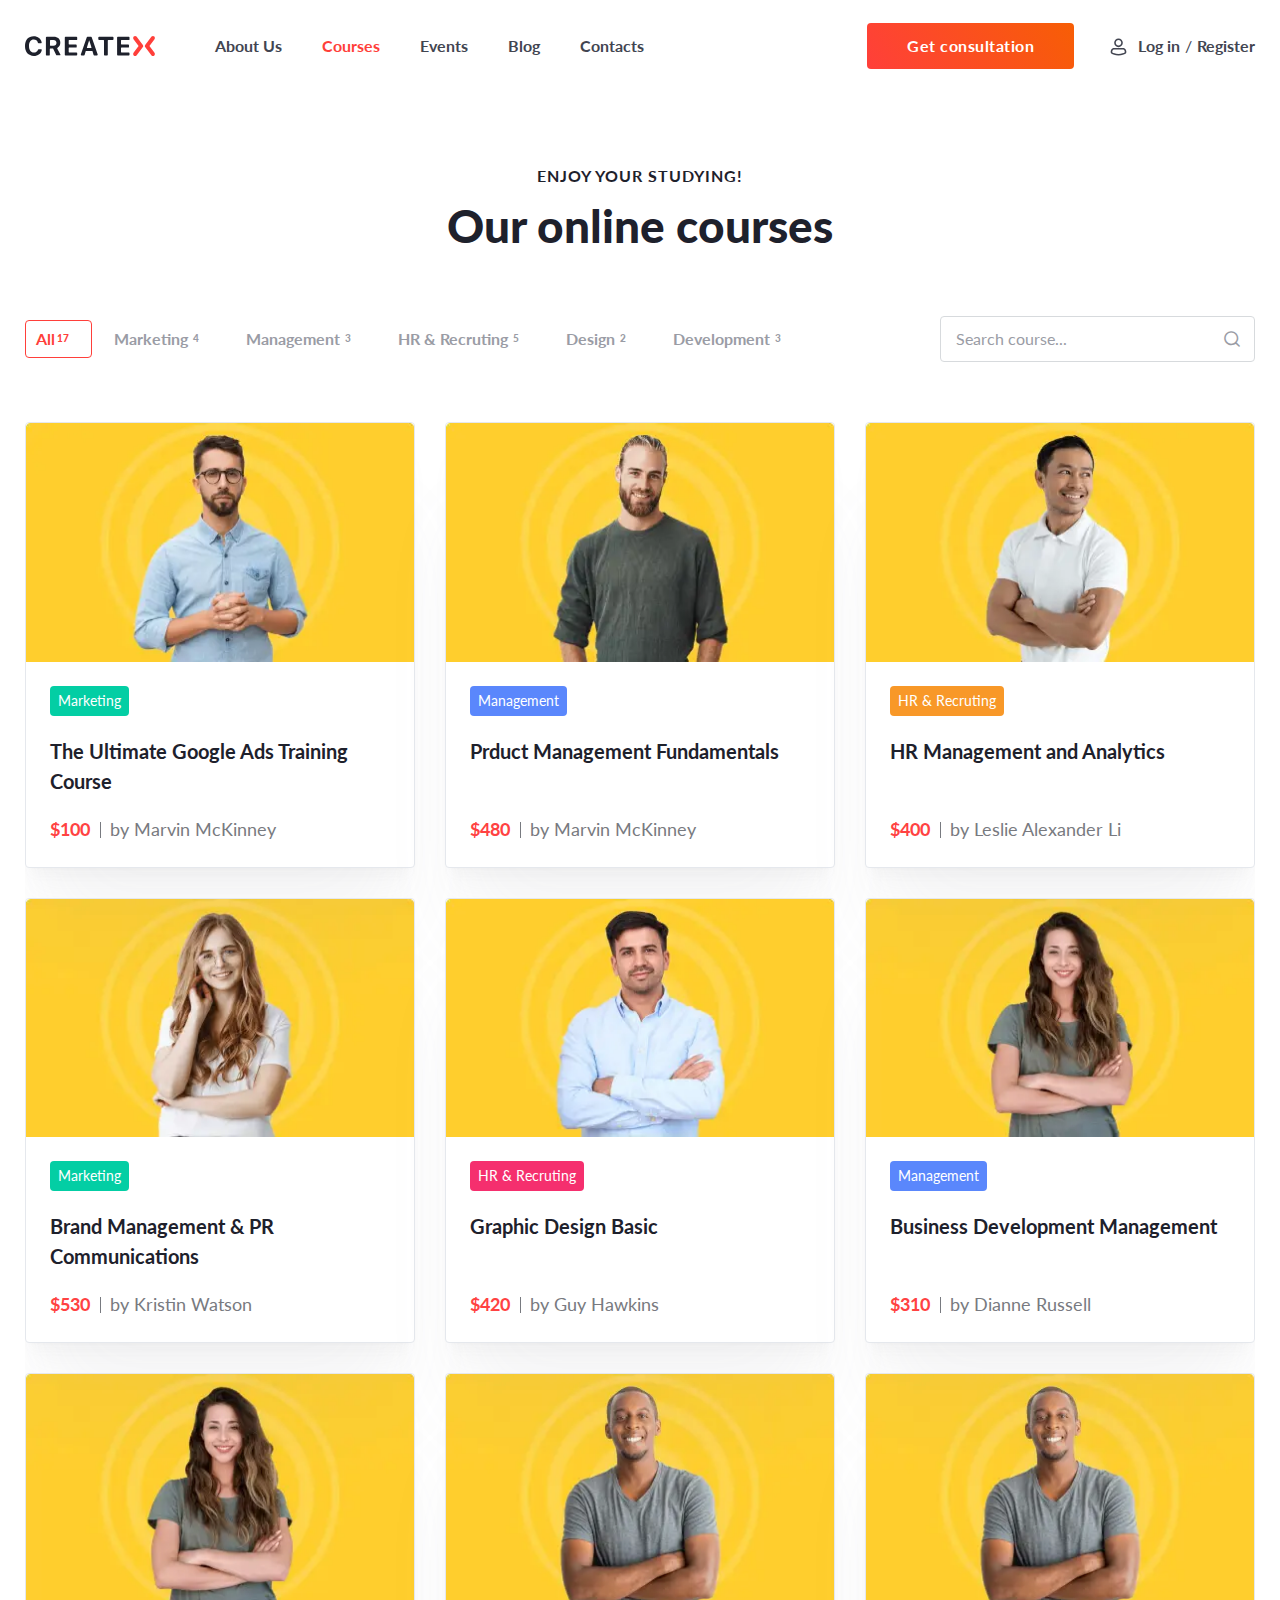
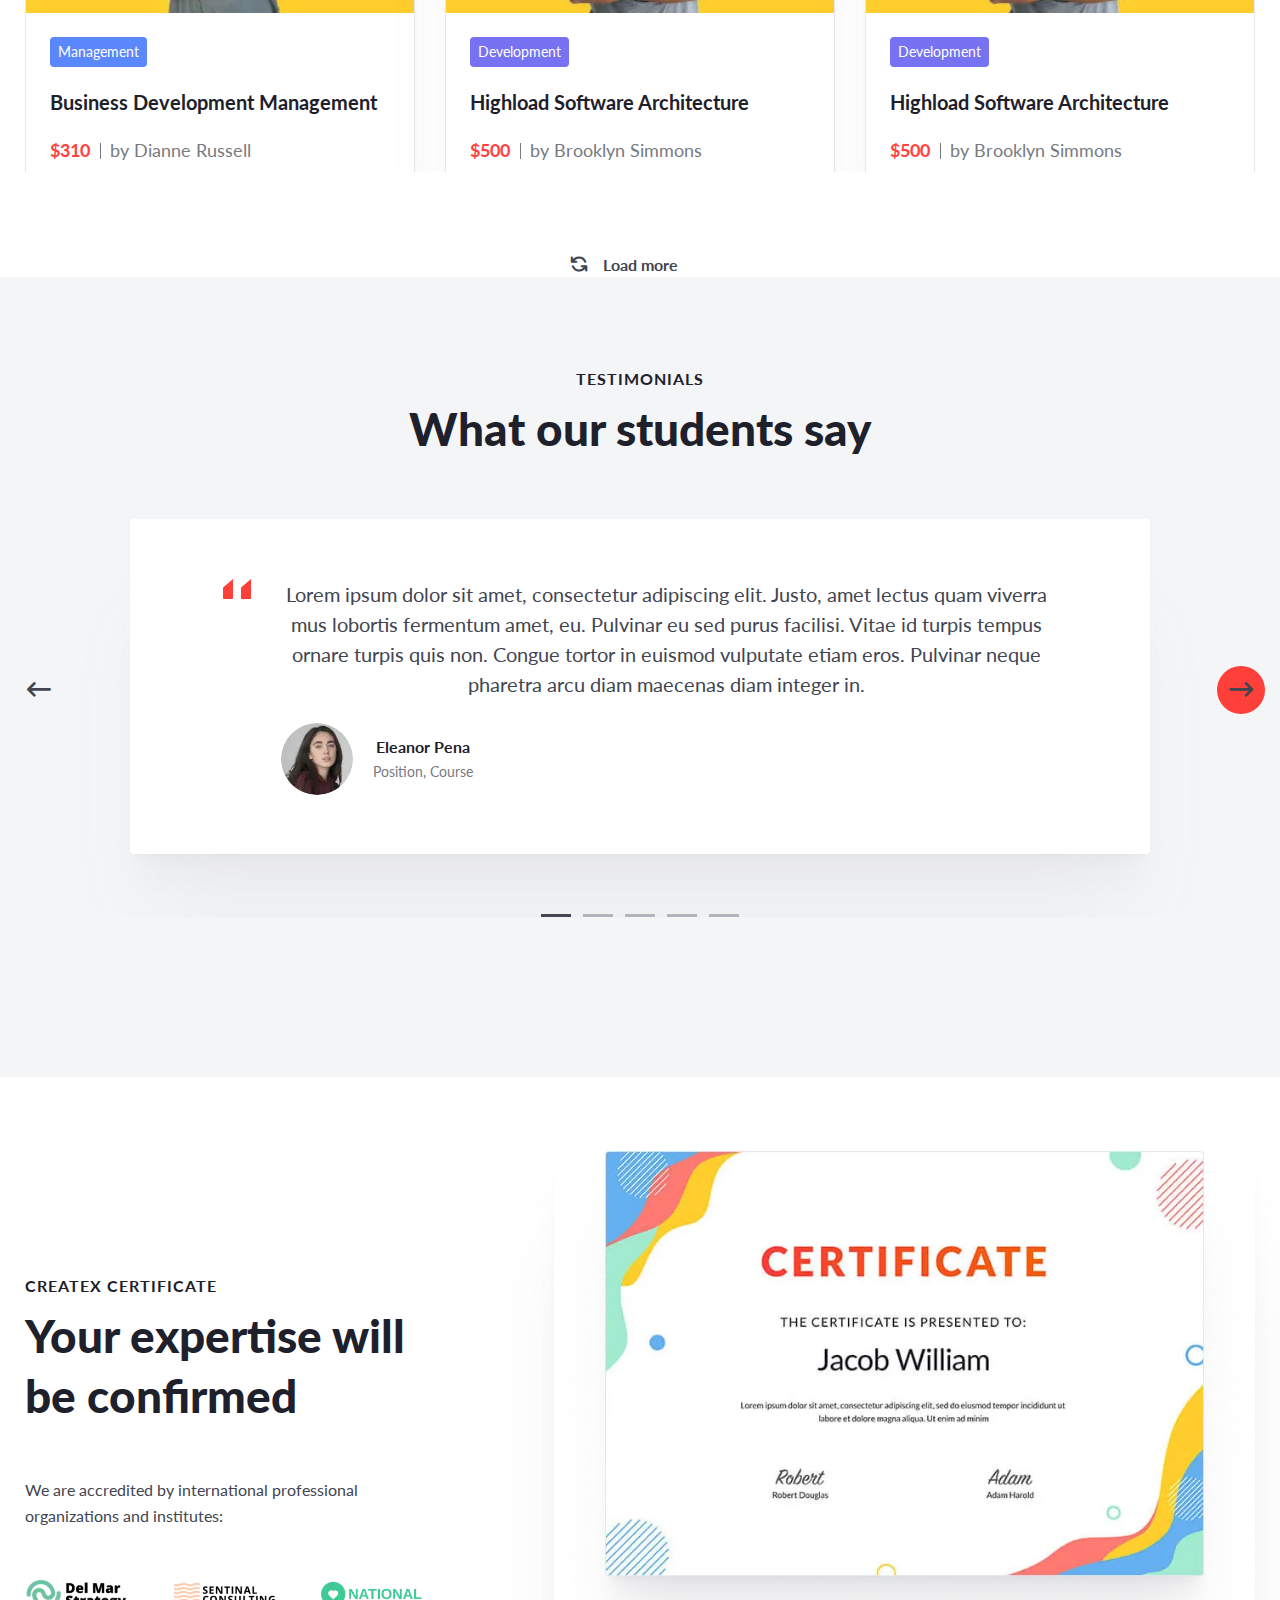
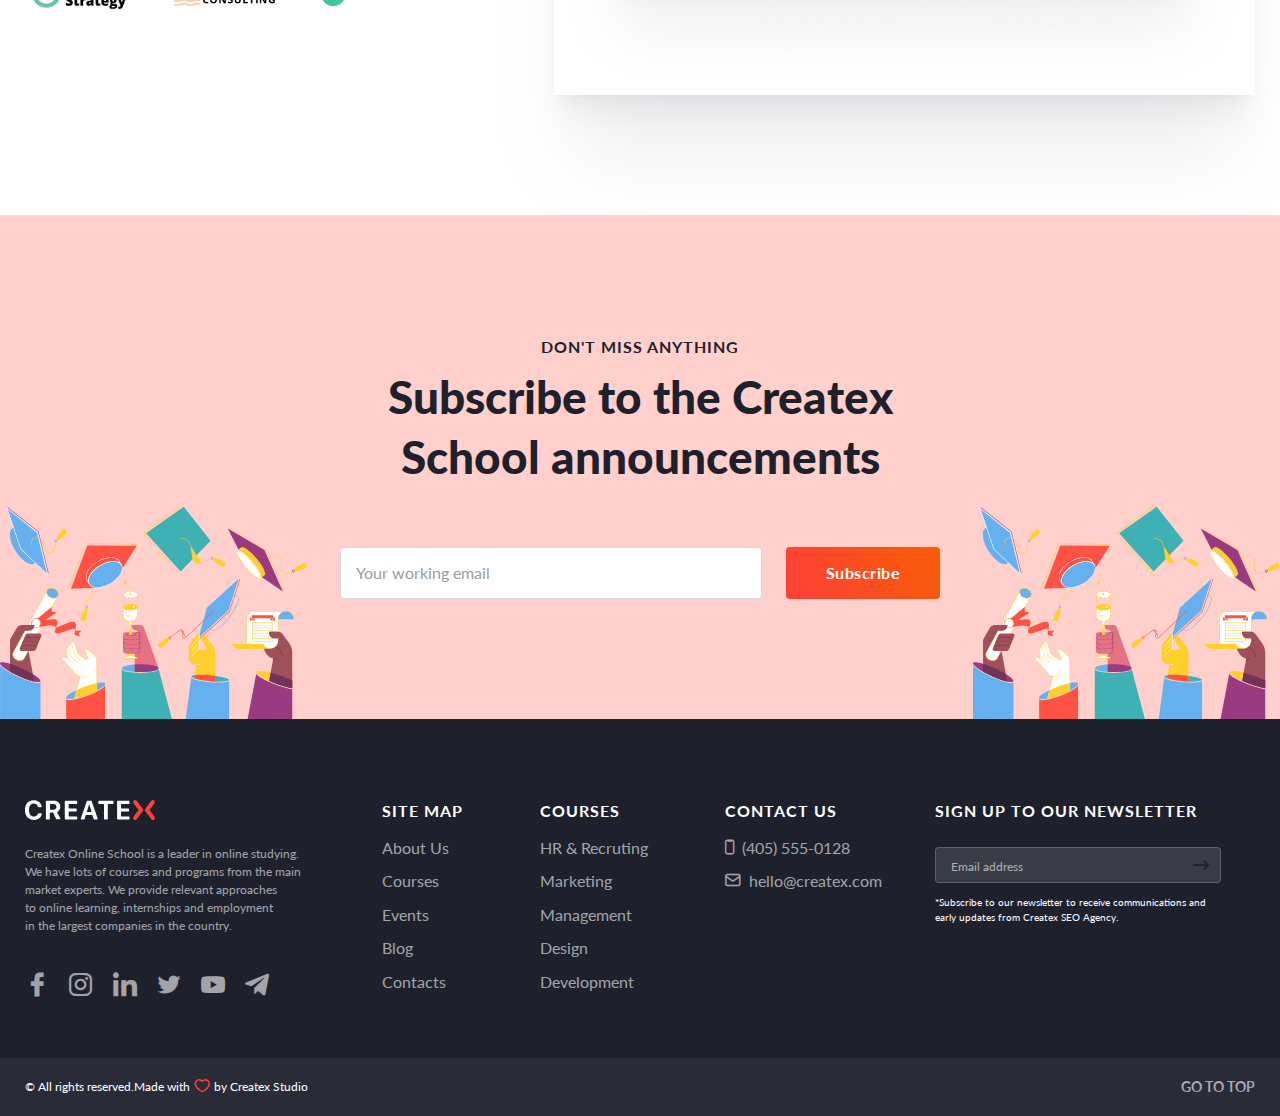
<file: courses.html>
<!DOCTYPE html>
<html lang="en">

<head>
	<title>Courses</title>
	<meta charset="UTF-8">
	<meta name="format-detection" content="telephone=no">
	<!-- <style>body{opacity: 0;}</style> -->
	<link rel="stylesheet" href="css/style.min.css?_v=20241230151046">
	<link rel="shortcut icon" href="favicon.ico">
	<!-- <meta name="robots" content="noindex, nofollow"> -->
	<meta name="viewport" content="width=device-width, initial-scale=1.0">
</head>

<body>
	<div class="wrapper">
		<header class="header header--white">
			<div class="header__container">
				<div class="header__logo-menu">
					<div class="header__logo">
						<img src="img/header/logo.svg" alt="Logo">
					</div>
					<div class="header__menu menu">
						<button type="button" class="menu__icon icon-menu"><span></span></button>
						<nav class="menu__body menu__body--white">
							<ul class="menu__list">
								<li class="menu__item"><a href="#" class="menu__link">About Us</a></li>
								<li class="menu__item"><a href="#" class="menu__link menu__link--active">Courses</a>
								</li>
								<li class="menu__item"><a href="#" class="menu__link">Events</a></li>
								<li class="menu__item"><a href="#" class="menu__link">Blog</a></li>
								<li class="menu__item"><a href="#" class="menu__link">Contacts </a></li>
							</ul>
						</nav>
					</div>
				</div>
				<div class="header__button-profile">
					<a data-da=".menu__body, 615" href="#" class="header__button button button--big">Get
						consultation</a>
					<div class="header__profile">
						<button type="button">Log in</button><span>/</span><button type="button">Register</button>
					</div>

				</div>




			</div>
		</header>
		<main id="page" class="page">
			<!-- ONLINE================================================================ -->
			<section class="page__online-courses online-courses">
				<div class="online-courses__container">
					<div class="online-courses__title-block title-block title-block--center">
						<div class="online-courses__subtitle subtitle">Enjoy your studying!</div>
						<h2 class="online-courses__title title">Our online courses</h2>
					</div>
					<div class="online-courses__filter-input">
						<ul class="online-courses__filter">
							<li class="online-courses__filter-item">
								<button type="button" class="online-courses__filter-button online-courses__filter-button--active">All
									<span>17</span>
								</button>
							</li>
							<li class="online-courses__filter-item">
								<button type="button" class="online-courses__filter-button">Marketing
									<span>4</span>
								</button>
							</li>
							<li class="online-courses__filter-item">
								<button type="button" class="online-courses__filter-button">Management
									<span>3</span>
								</button>
							</li>
							<li class="online-courses__filter-item">
								<button type="button" class="online-courses__filter-button">HR & Recruting
									<span>5</span>
								</button>
							</li>
							<li class="online-courses__filter-item">
								<button type="button" class="online-courses__filter-button">Design
									<span>2</span>
								</button>
							</li>
							<li class="online-courses__filter-item">
								<button type="button" class="online-courses__filter-button">Development
									<span>3</span>
								</button>
							</li>
						</ul>
						<form action="#" class="online-courses__form">
							<input class="online-courses__input" autocomplete="off" type="text" name="form[Search]" data-error="Error" placeholder="Search course..." class="input">
							<button class="online-courses__input-button _icon-magglass" type="button"></button>
						</form>
					</div>
					<div class="online-courses__cards">
						<article class="online-courses__card">
							<a href="#" class="online-courses__card-image">
								<picture><source srcset="img/online/01.webp" type="image/webp"><img src="img/online/01.jpg" alt="Image"></picture>
							</a>
							<div class="online-courses__card-body">
								<div style="background-color: #03CEA4" class="online-courses__body-category">Marketing
								</div>
								<h4 class="online-courses__body-title"><a href="#" class="online-courses__body-title-link">The Ultimate Google Ads Training
										Course</a></h4>
								<div class="
                                online-courses__card-body-price-author">
									<div class="online-courses__body-price">$100</div>
									<div class="online-courses__body-author">by Marvin McKinney</div>
								</div>
							</div>
						</article>
						<article class="online-courses__card">
							<a href="#" class="online-courses__card-image">
								<picture><source srcset="img/online/02.webp" type="image/webp"><img src="img/online/02.jpg" alt="Image"></picture>
							</a>
							<div class="online-courses__card-body">
								<div style="background-color:#5A87FC" class="online-courses__body-category">Management
								</div>
								<h4 class="online-courses__body-title"><a href="#" class="online-courses__body-title-link">Prduct Management Fundamentals</a></h4>
								<div class="
                                online-courses__card-body-price-author">
									<div class="online-courses__body-price">$480</div>
									<div class="online-courses__body-author">by Marvin McKinney</div>
								</div>
							</div>
						</article>
						<article class="online-courses__card">
							<a href="#" class="online-courses__card-image">
								<picture><source srcset="img/online/03.webp" type="image/webp"><img src="img/online/03.jpg" alt="Image"></picture>
							</a>
							<div class="online-courses__card-body">
								<div style="background-color:#F89828" class="online-courses__body-category">HR &
									Recruting</div>
								<h4 class="online-courses__body-title"><a href="#" class="online-courses__body-title-link">HR Management and Analytics</a></h4>
								<div class="
                                online-courses__card-body-price-author">
									<div class="online-courses__body-price">$400</div>
									<div class="online-courses__body-author">by Leslie Alexander Li</div>
								</div>
							</div>
						</article>
						<article class="online-courses__card">
							<a href="#" class="online-courses__card-image">
								<picture><source srcset="img/online/04.webp" type="image/webp"><img src="img/online/04.jpg" alt="Image"></picture>
							</a>
							<div class="online-courses__card-body">
								<div style="background-color: #03CEA4" class="online-courses__body-category">Marketing
								</div>
								<h4 class="online-courses__body-title"><a href="#" class="online-courses__body-title-link">Brand Management & PR Communications</a>
								</h4>
								<div class="
                                online-courses__card-body-price-author">
									<div class="online-courses__body-price">$530</div>
									<div class="online-courses__body-author">by Kristin Watson</div>
								</div>
							</div>
						</article>
						<article class="online-courses__card">
							<a href="#" class="online-courses__card-image">
								<picture><source srcset="img/online/05.webp" type="image/webp"><img src="img/online/05.jpg" alt="Image"></picture>
							</a>
							<div class="online-courses__card-body">
								<div style="background-color: #F52F6E" class="online-courses__body-category">HR &
									Recruting</div>
								<h4 class="online-courses__body-title"><a href="#" class="online-courses__body-title-link">Graphic Design Basic</a></h4>
								<div class="
                                online-courses__card-body-price-author">
									<div class="online-courses__body-price">$420</div>
									<div class="online-courses__body-author">by Guy Hawkins</div>
								</div>
							</div>
						</article>
						<article class="online-courses__card">
							<a href="#" class="online-courses__card-image">
								<picture><source srcset="img/online/06.webp" type="image/webp"><img src="img/online/06.jpg" alt="Image"></picture>
							</a>
							<div class="online-courses__card-body">
								<div style="background-color:#5A87FC" class="online-courses__body-category">Management
								</div>
								<h4 class="online-courses__body-title"><a href="#" class="online-courses__body-title-link">Business Development Management</a></h4>
								<div class="
                                online-courses__card-body-price-author">
									<div class="online-courses__body-price">$310</div>
									<div class="online-courses__body-author">by Dianne Russell</div>
								</div>
							</div>
						</article>
						<article class="online-courses__card">
							<a href="#" class="online-courses__card-image">
								<picture><source srcset="img/online/06.webp" type="image/webp"><img src="img/online/06.jpg" alt="Image"></picture>
							</a>
							<div class="online-courses__card-body">
								<div style="background-color:#5A87FC" class="online-courses__body-category">Management
								</div>
								<h4 class="online-courses__body-title"><a href="#" class="online-courses__body-title-link">Business Development Management</a></h4>
								<div class="
                                online-courses__card-body-price-author">
									<div class="online-courses__body-price">$310</div>
									<div class="online-courses__body-author">by Dianne Russell</div>
								</div>
							</div>
						</article>
						<article class="online-courses__card">
							<a href="#" class="online-courses__card-image">
								<picture><source srcset="img/online/07.webp" type="image/webp"><img src="img/online/07.jpg" alt="Image"></picture>
							</a>
							<div class="online-courses__card-body">
								<div style="background-color: #7772F1" class="online-courses__body-category">Development
								</div>
								<h4 class="online-courses__body-title"><a href="#" class="online-courses__body-title-link">Highload Software Architecture</a></h4>
								<div class="
                                online-courses__card-body-price-author">
									<div class="online-courses__body-price">$500</div>
									<div class="online-courses__body-author">by Brooklyn Simmons</div>
								</div>
							</div>
						</article>
						<article class="online-courses__card">
							<a href="#" class="online-courses__card-image">
								<picture><source srcset="img/online/07.webp" type="image/webp"><img src="img/online/07.jpg" alt="Image"></picture>
							</a>
							<div class="online-courses__card-body">
								<div style="background-color: #7772F1" class="online-courses__body-category">Development
								</div>
								<h4 class="online-courses__body-title"><a href="#" class="online-courses__body-title-link">Highload Software Architecture</a></h4>
								<div class="
                                online-courses__card-body-price-author">
									<div class="online-courses__body-price">$500</div>
									<div class="online-courses__body-author">by Brooklyn Simmons</div>
								</div>
							</div>
						</article>
						<article class="online-courses__card">
							<a href="#" class="online-courses__card-image">
								<picture><source srcset="img/online/07.webp" type="image/webp"><img src="img/online/07.jpg" alt="Image"></picture>
							</a>
							<div class="online-courses__card-body">
								<div style="background-color: #7772F1" class="online-courses__body-category">Development
								</div>
								<h4 class="online-courses__body-title"><a href="#" class="online-courses__body-title-link">Highload Software Architecture</a></h4>
								<div class="
                                online-courses__card-body-price-author">
									<div class="online-courses__body-price">$500</div>
									<div class="online-courses__body-author">by Brooklyn Simmons</div>
								</div>
							</div>
						</article>
						<article class="online-courses__card">
							<a href="#" class="online-courses__card-image">
								<picture><source srcset="img/online/08.webp" type="image/webp"><img src="img/online/08.jpg" alt="Image"></picture>
							</a>
							<div class="online-courses__card-body">
								<div style="background-color:#F89828" class="online-courses__body-category">HR &
									Recruting</div>
								<h4 class="online-courses__body-title"><a href="#" class="online-courses__body-title-link">Human Resources – Selection and
										Recruitment</a></h4>
								<div class="
                                online-courses__card-body-price-author">
									<div class="online-courses__body-price">$300</div>
									<div class="online-courses__body-author">by Kathryn Murphy</div>
								</div>
							</div>
						</article>
					</div>
					<div class="online-courses__load-more-wrap">
						<button type="button" class="online-courses__load-more _icon-roundabout">Load more
						</button>
					</div>

				</div>

			</section>
			<!--  TESTIMONIALS======================================================================= -->
			<section class="page__testimonials testimonials">
				<div class="testimonials__container">
					<div class="testimonials__title-block title-block title-block--center">
						<div class="testimonials__subtitle subtitle">TESTIMONIALS</div>
						<h2 class="testimonials__title title">What our students say</h2>
					</div>
					<!-- Оболонка слайдера -->
					<div class="testimonials__slider swiper">
						<!-- Частина слайдера, що рухається -->
						<div class="testimonials__wrapper swiper-wrapper">
							<!-- Слайд -->
							<div class="testimonials__slide swiper-slide">
								<div class="testimonials__slide-content">
									<div class="testimonials__slide-body">
										<p>Lorem ipsum dolor sit amet, consectetur adipiscing elit. Justo, amet lectus
											quam
											viverra mus lobortis fermentum amet, eu. Pulvinar eu sed purus facilisi.
											Vitae
											id turpis tempus ornare turpis quis non. Congue tortor in euismod vulputate
											etiam eros. Pulvinar neque pharetra arcu diam maecenas diam integer in.</p>
										<div class="testimonials__account">
											<div class="testimonials__image">
												<picture><source srcset="img/testimonials/image_01.webp" type="image/webp"><img src="img/testimonials/image_01.jpg" alt=""></picture>
											</div>
											<div class="testimonials__name-position">
												<div class="testimonials__name">Eleanor Pena</div>
												<div class="testimonials__position">Position, Course</div>
											</div>
										</div>
									</div>
								</div>
							</div>
							<div class="testimonials__slide swiper-slide">
								<div class="testimonials__slide-content">
									<div class="testimonials__slide-body">
										<p>Lorem ipsum dolor sit amet, consectetur adipiscing elit. Justo, amet lectus
											quam
											viverra mus lobortis fermentum amet, eu. Pulvinar eu sed purus facilisi.
											Vitae
											id turpis tempus ornare turpis quis non. Congue tortor in euismod vulputate
											etiam eros. Pulvinar neque pharetra arcu diam maecenas diam integer in.</p>
										<div class="testimonials__account">
											<div class="testimonials__image">
												<picture><source srcset="img/testimonials/image_01.webp" type="image/webp"><img src="img/testimonials/image_01.jpg" alt=""></picture>
											</div>
											<div class="testimonials__name-position">
												<div class="testimonials__name">Eleanor Pena</div>
												<div class="testimonials__position">Position, Course</div>
											</div>
										</div>
									</div>
								</div>
							</div>
							<div class="testimonials__slide swiper-slide">
								<div class="testimonials__slide-content">
									<div class="testimonials__slide-body">
										<p>Lorem ipsum dolor sit amet, consectetur adipiscing elit. Justo, amet lectus
											quam
											viverra mus lobortis fermentum amet, eu. Pulvinar eu sed purus facilisi.
											Vitae
											id turpis tempus ornare turpis quis non. Congue tortor in euismod vulputate
											etiam eros. Pulvinar neque pharetra arcu diam maecenas diam integer in.</p>
										<div class="testimonials__account">
											<div class="testimonials__image">
												<picture><source srcset="img/testimonials/image_01.webp" type="image/webp"><img src="img/testimonials/image_01.jpg" alt=""></picture>
											</div>
											<div class="testimonials__name-position">
												<div class="testimonials__name">Eleanor Pena</div>
												<div class="testimonials__position">Position, Course</div>
											</div>
										</div>
									</div>
								</div>
							</div>
							<div class="testimonials__slide swiper-slide">
								<div class="testimonials__slide-content">
									<div class="testimonials__slide-body">
										<p>Lorem ipsum dolor sit amet, consectetur adipiscing elit. Justo, amet lectus
											quam
											viverra mus lobortis fermentum amet, eu. Pulvinar eu sed purus facilisi.
											Vitae
											id turpis tempus ornare turpis quis non. Congue tortor in euismod vulputate
											etiam eros. Pulvinar neque pharetra arcu diam maecenas diam integer in.</p>
										<div class="testimonials__account">
											<div class="testimonials__image">
												<picture><source srcset="img/testimonials/image_01.webp" type="image/webp"><img src="img/testimonials/image_01.jpg" alt=""></picture>
											</div>
											<div class="testimonials__name-position">
												<div class="testimonials__name">Eleanor Pena</div>
												<div class="testimonials__position">Position, Course</div>
											</div>
										</div>
									</div>
								</div>
							</div>
							<div class="testimonials__slide swiper-slide">
								<div class="testimonials__slide-content">
									<div class="testimonials__slide-body">
										<p>Lorem ipsum dolor sit amet, consectetur adipiscing elit. Justo, amet lectus
											quam
											viverra mus lobortis fermentum amet, eu. Pulvinar eu sed purus facilisi.
											Vitae
											id turpis tempus ornare turpis quis non. Congue tortor in euismod vulputate
											etiam eros. Pulvinar neque pharetra arcu diam maecenas diam integer in.</p>
										<div class="testimonials__account">
											<div class="testimonials__image">
												<picture><source srcset="img/testimonials/image_01.webp" type="image/webp"><img src="img/testimonials/image_01.jpg" alt=""></picture>
											</div>
											<div class="testimonials__name-position">
												<div class="testimonials__name">Eleanor Pena</div>
												<div class="testimonials__position">Position, Course</div>
											</div>
										</div>
									</div>
								</div>
							</div>
						</div>
						<!-- Якщо потрібна пагінація -->
						<div class="testimonials__bullets"></div>
					</div>
					<button type="button" class=" testimonials__swiper-button testimonials__swiper-button-prev swiper-button-prev _icon-ar-left"></button>
					<button type="button" class="testimonials__swiper-button testimonials__swiper-button-next swiper-button-next _icon-ar-right"></button>
				</div>
			</section>
			<!--CERTIFICATE ================================================================ -->
			<section class="page__certificate certificate certificate--padding-bottom">
				<div class="certificate__container certificate__container--align-items">
					<div class="certificate__body">
						<div class="certificate__title-block title-block">
							<div class="certificate__subtitle subtitle">Createx Certificate</div>
							<h2 class="certificate__title title">Your expertise will be confirmed</h2>
						</div>
						<div class="certificate__text">We are accredited by international professional organizations and
							institutes:</div>
						<div class="certificate__logos">
							<div class="certificate__logo">
								<picture><source srcset="img/certificate/logo_01.webp" type="image/webp"><img src="img/certificate/logo_01.png" alt="Logo"></picture>
							</div>
							<div class="certificate__logo">
								<picture><source srcset="img/certificate/logo_02.webp" type="image/webp"><img src="img/certificate/logo_02.png" alt="Logo"></picture>
							</div>
							<div class="certificate__logo">
								<picture><source srcset="img/certificate/logo_03.webp" type="image/webp"><img src="img/certificate/logo_03.png" alt="Logo"></picture>
							</div>
						</div>
					</div>
					<div class="certificate__image certificate__image--margin-transform">
						<picture><source srcset="img/certificate/certificate.webp" type="image/webp"><img src="img/certificate/certificate.jpg" alt="Certificate"></picture>
					</div>
				</div>
			</section>
			<!-- SUBSCRIBE================================================================================= -->
			<section class="page__subscribe subscribe">
				<div class="subscribe__image subscribe__image--left">
					<img src="img/subscribe/illustration-left.svg" alt="Image">
				</div>
				<div class="subscribe__container">
					<div class="subscribe__title-block title-block title-block--center">
						<div class="subscribe__subtitle subtitle">Don't miss anything</div>
						<h2 class="subscribe__title title">Subscribe to the Createx School announcements</h2>
					</div>
					<form class="subscribe__form" action="#">
						<input autocomplete="off" type="email" name="email" data-error="Error" placeholder="Your working email" class="subscribe__input">
						<button class="subscribe__button button button--big">Subscribe</button>
					</form>
				</div>
				<div class="subscribe__image subscribe__image--right">
					<img src="img/subscribe/illustration-right.svg" alt="Image">
				</div>
			</section>
		</main>
		<footer class="footer">
			<div class="footer__container">
				<div class="footer__logo-text-social">
					<div class="footer__logo">
						<img src="img/footer/logo.svg" alt="Logo">
					</div>
					<div class="footer__text">
						<p>Createx Online School is a leader in online studying. We have lots of courses and programs from the
							main market experts. We provide relevant approaches to online learning, internships and employment
							in the largest companies in the country. </p>
					</div>
					<ul class="footer__social-list">
						<li class="footer__social-item">
							<a href="#" target="_blank" class="footer__social-link _icon-fb"></a>
						</li>
						<li class="footer__social-item">
							<a href="#" target="_blank" class="footer__social-link _icon-instag"></a>
						</li>
						<li class="footer__social-item">
							<a href="#" target="_blank" class="footer__social-link _icon-linkedin"></a>
						</li>
						<li class="footer__social-item">
							<a href="#" target="_blank" class="footer__social-link _icon-twitter"></a>
						</li>
						<li class="footer__social-item">
							<a href="#" target="_blank" class="footer__social-link _icon-yt"></a>
						</li>
						<li class="footer__social-item">
							<a href="#" target="_blank" class="footer__social-link _icon-telegram"></a>
						</li>
					</ul>
				</div>
				<nav class="footer__column">
					<h4 class="footer__column-title">SITE MAP</h4>
					<ul class="footer__column-list">
						<li class="footer__column-item">
							<a href="#">About Us</a>
						</li>
						<li class="footer__column-item">
							<a href="#">Courses</a>
						</li>
						<li class="footer__column-item">
							<a href="#">Events</a>
						</li>
						<li class="footer__column-item">
							<a href="#">Blog</a>
						</li>
						<li class="footer__column-item">
							<a href="#">Contacts</a>
						</li>

					</ul>
				</nav>
				<div class="footer__column">
					<h4 class="footer__column-title">COURSES</h4>
					<ul class="footer__column-list">
						<li class="footer__column-item">
							<a href="#">HR & Recruting</a>
						</li>
						<li class="footer__column-item">
							<a href="#">Marketing</a>
						</li>
						<li class="footer__column-item">
							<a href="#">Management</a>
						</li>
						<li class="footer__column-item">
							<a href="#">Design</a>
						</li>
						<li class="footer__column-item">
							<a href="#">Development</a>
						</li>
					</ul>
				</div>
				<div class="footer__column">
					<h4 class="footer__column-title">CONTACT US</h4>
					<ul class="footer__column-list">
						<li class="footer__column-item footer__column-item--before _icon-phone">
							<a class="footer__contact-link " aria-label="Call 4055550128 " href="tel:+4055550128">(405)
								555-0128</a>
						</li>
						<li class="footer__column-item footer__column-item--before _icon-envelope">
							<a href="#">hello@createx.com</a>
						</li>
					</ul>
				</div>
				<div class="footer__subscribe">
					<h4 class="footer__column-title footer__column-title--margin-bottom">SIGN UP TO OUR NEWSLETTER</h4>
					<form class="footer__form" action="#">
						<input autocomplete="off" type="email" name="email" data-error="Error" placeholder="Email address" class="footer__input">
						<button class="footer__button _icon-ar-right"></button>
					</form>
					<div class="footer__subscribe-text">
						<p>*Subscribe to our newsletter to receive communications and early updates from Createx SEO Agency.</p>
					</div>
				</div>
			</div>
			<div class="footer__copyright copyright-footer">
				<div class="copyright-footer__container">
					<div class="copyright-footer__text">© All rights reserved.Made with <span class="_icon-heart"></span>by
						Createx Studio </div>
					<a class="copyright-footer__link" href="#page">GO TO TOP</a>
				</div>
			</div>
		</footer>
	</div>
	<script src="js/app.min.js?_v=20241230151046"></script>
</body>

</html>
</file>
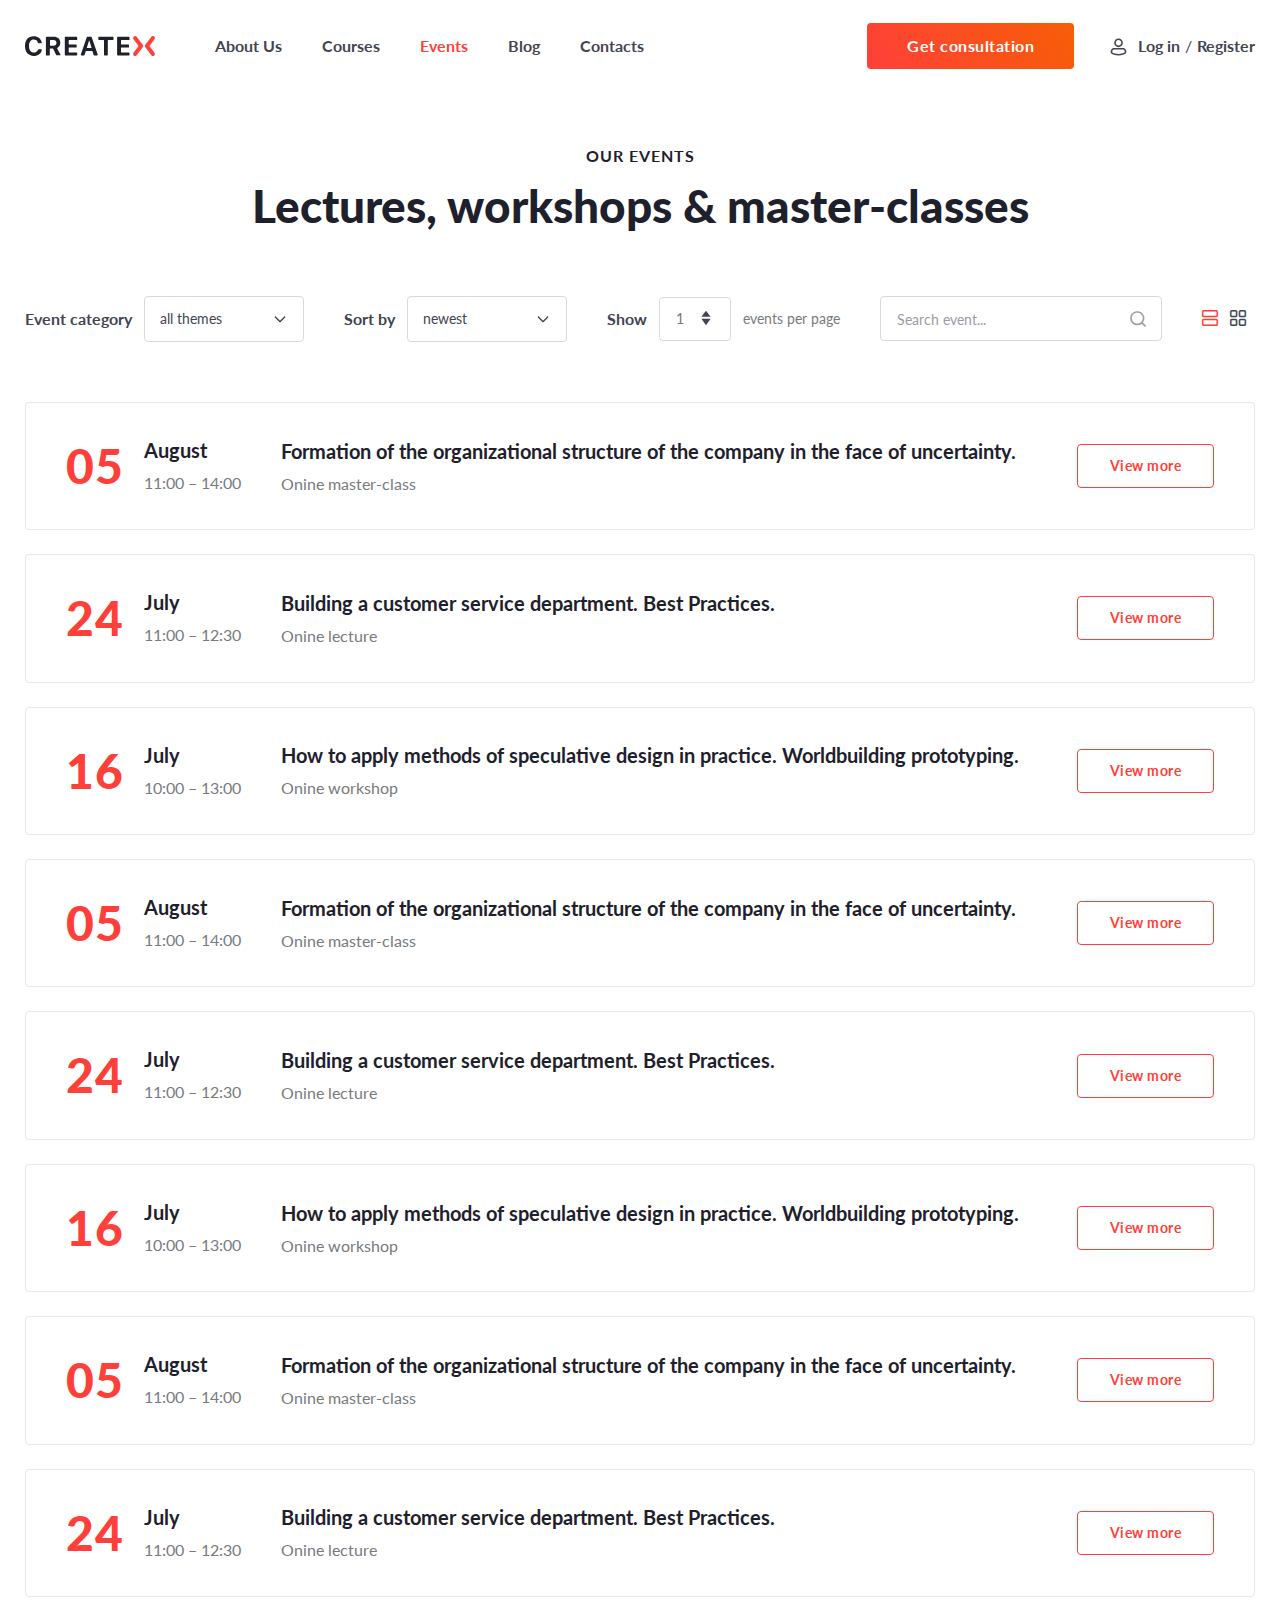
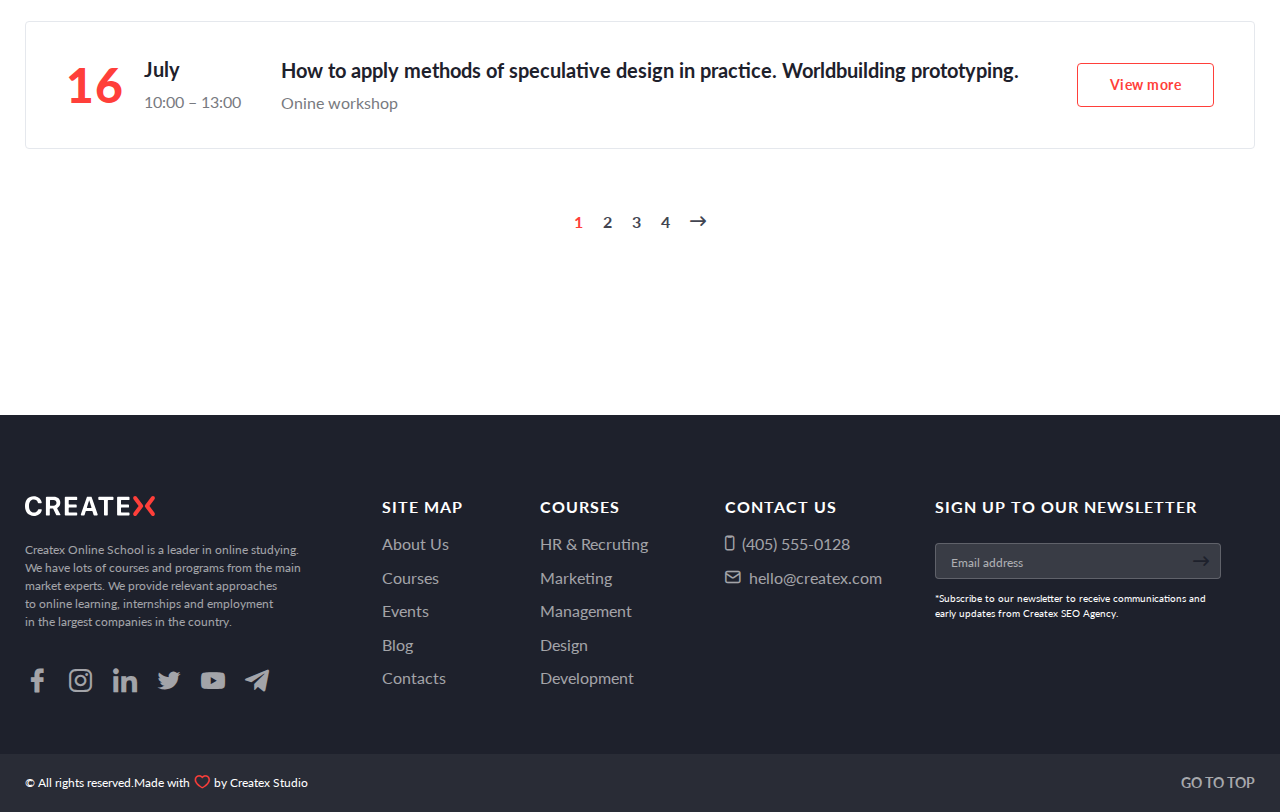
<file: events.html>
<!DOCTYPE html>
<html lang="en">

<head>
	<title>Events</title>
	<meta charset="UTF-8">
	<meta name="format-detection" content="telephone=no">
	<!-- <style>body{opacity: 0;}</style> -->
	<link rel="stylesheet" href="css/style.min.css?_v=20241230151046">
	<link rel="shortcut icon" href="favicon.ico">
	<!-- <meta name="robots" content="noindex, nofollow"> -->
	<meta name="viewport" content="width=device-width, initial-scale=1.0">
</head>

<body>
	<div class="wrapper">
		<header class="header header--white">
			<div class="header__container">
				<div class="header__logo-menu">
					<div class="header__logo">
						<img src="img/header/logo.svg" alt="Logo">
					</div>
					<div class="header__menu menu">
						<button type="button" class="menu__icon icon-menu"><span></span></button>
						<nav class="menu__body">
							<ul class="menu__list">
								<li class="menu__item"><a href="#" class="menu__link">About Us</a></li>
								<li class="menu__item"><a href="#" class="menu__link">Courses</a>
								</li>
								<li class="menu__item"><a href="#" class="menu__link menu__link--active">Events</a></li>
								<li class="menu__item"><a href="#" class="menu__link">Blog</a></li>
								<li class="menu__item"><a href="#" class="menu__link">Contacts </a></li>
							</ul>
						</nav>
					</div>
				</div>
				<div class="header__button-profile">
					<a data-da=".menu__body, 615" href="#" class="header__button button button--big">Get
						consultation</a>
					<div class="header__profile">
						<button type="button">Log in</button><span>/</span><button type="button">Register</button>
					</div>
				</div>
			</div>
		</header>
		<main id="page" class="page">
			<!-- OUR EVENTS============================================================================================== -->
			<section class="page__our-events our-events">
				<div class=" our-events__container">
					<div class="our-events__title-block title-block title-block--center">
						<div class="our-events__subtitle subtitle">Our events</div>
						<h2 class="our-events__title title">Lectures, workshops & master-classes</h2>
					</div>
					<form action="#" class="our-events__toolbar">
						<div class="our-events__select-wrapper">
							<div class="our-events__select-name">Event category</div>
							<select class="our-events__select" name="category" data-class-modif="form">
								<option value="1" selected>all themes</option>
								<option value="2">Development</option>
								<option value="3">Design</option>
								<option value="4">HR</option>
								<option value="5">Management</option>
							</select>
						</div>
						<div class="our-events__select-wrapper">
							<div class="our-events__select-name">Sort by</div>
							<select class="our-events__select" name="sort by" data-class-modif="form">
								<option value="1" selected>newest</option>
								<option value="2">oldest</option>
								<option value="3">date</option>
								<option value="4">month</option>
							</select>
						</div>
						<div class="our-events__select-wrapper">
							<label class="our-events__select-label" for="our-events__input">Show</label>
							<input class="our-events__select-number-input" id="our-events__input" autocomplete="off" type="number" name="quantity" data-error="Error" placeholder="1">
							<div class="our-events__select-text">events per page</div>
						</div>
						<div class="our-events__search-input-wrapper">
							<input autocomplete="off" type="search" name="search" data-error="Error" placeholder="Search event..." class="our-events__search-input">
							<button class="our-events__search-button _icon-magglass"></button>
						</div>
						<div class="our-events__select-buttons">
							<button type="button" class="our-events__select-button our-events__select-button--active _icon-list"></button>
							<button type="button" class="our-events__select-button _icon-grid"></button>
						</div>
					</form>
					<div class="our-events__items">
						<div class="our-events__item">
							<div class="our-events__item-date-time">
								<div class="our-events__item-date">05</div>
								<div class="our-events__item-month-time">
									<div class="our-events__item-month">August</div>
									<div class="our-events__item-time">11:00 – 14:00</div>
								</div>
							</div>
							<div class="our-events__item-body">
								<h4 class="our-events__item-title"> Formation of the organizational structure of the
									company
									in the face of uncertainty.</h4>
								<div class="our-events__item-detail">Onine master-class</div>
							</div>
							<a href="#" class="our-events__item-button button  button--white">View more</a>
						</div>
						<div class="our-events__item">
							<div class="our-events__item-date-time">
								<div class="our-events__item-date">24</div>
								<div class="our-events__item-month-time">
									<div class="our-events__item-month">July</div>
									<div class="our-events__item-time">11:00 – 12:30</div>
								</div>
							</div>
							<div class="our-events__item-body">
								<h4 class="our-events__item-title"> Building a customer service department. Best
									Practices.
								</h4>
								<div class="our-events__item-detail">Onine lecture</div>
							</div>
							<a href="#" class="our-events__item-button button  button--white">View more</a>
						</div>
						<div class="our-events__item">
							<div class="our-events__item-date-time">
								<div class="our-events__item-date">16</div>
								<div class="our-events__item-month-time">
									<div class="our-events__item-month">July</div>
									<div class="our-events__item-time">10:00 – 13:00</div>
								</div>
							</div>
							<div class="our-events__item-body">
								<h4 class="our-events__item-title"> How to apply methods of speculative design in
									practice.
									Worldbuilding prototyping.</h4>
								<div class="our-events__item-detail">Onine workshop</div>
							</div>
							<a href="#" class="our-events__item-button button  button--white">View more</a>
						</div>
						<div class="our-events__item">
							<div class="our-events__item-date-time">
								<div class="our-events__item-date">05</div>
								<div class="our-events__item-month-time">
									<div class="our-events__item-month">August</div>
									<div class="our-events__item-time">11:00 – 14:00</div>
								</div>
							</div>
							<div class="our-events__item-body">
								<h4 class="our-events__item-title"> Formation of the organizational structure of the
									company
									in the face of uncertainty.</h4>
								<div class="our-events__item-detail">Onine master-class</div>
							</div>
							<a href="#" class="our-events__item-button button  button--white">View more</a>
						</div>
						<div class="our-events__item">
							<div class="our-events__item-date-time">
								<div class="our-events__item-date">24</div>
								<div class="our-events__item-month-time">
									<div class="our-events__item-month">July</div>
									<div class="our-events__item-time">11:00 – 12:30</div>
								</div>
							</div>
							<div class="our-events__item-body">
								<h4 class="our-events__item-title"> Building a customer service department. Best
									Practices.
								</h4>
								<div class="our-events__item-detail">Onine lecture</div>
							</div>
							<a href="#" class="our-events__item-button button  button--white">View more</a>
						</div>
						<div class="our-events__item">
							<div class="our-events__item-date-time">
								<div class="our-events__item-date">16</div>
								<div class="our-events__item-month-time">
									<div class="our-events__item-month">July</div>
									<div class="our-events__item-time">10:00 – 13:00</div>
								</div>
							</div>
							<div class="our-events__item-body">
								<h4 class="our-events__item-title"> How to apply methods of speculative design in
									practice.
									Worldbuilding prototyping.</h4>
								<div class="our-events__item-detail">Onine workshop</div>
							</div>
							<a href="#" class="our-events__item-button button  button--white">View more</a>
						</div>
						<div class="our-events__item">
							<div class="our-events__item-date-time">
								<div class="our-events__item-date">05</div>
								<div class="our-events__item-month-time">
									<div class="our-events__item-month">August</div>
									<div class="our-events__item-time">11:00 – 14:00</div>
								</div>
							</div>
							<div class="our-events__item-body">
								<h4 class="our-events__item-title"> Formation of the organizational structure of the
									company
									in the face of uncertainty.</h4>
								<div class="our-events__item-detail">Onine master-class</div>
							</div>
							<a href="#" class="our-events__item-button button  button--white">View more</a>
						</div>
						<div class="our-events__item">
							<div class="our-events__item-date-time">
								<div class="our-events__item-date">24</div>
								<div class="our-events__item-month-time">
									<div class="our-events__item-month">July</div>
									<div class="our-events__item-time">11:00 – 12:30</div>
								</div>
							</div>
							<div class="our-events__item-body">
								<h4 class="our-events__item-title"> Building a customer service department. Best
									Practices.
								</h4>
								<div class="our-events__item-detail">Onine lecture</div>
							</div>
							<a href="#" class="our-events__item-button button  button--white">View more</a>
						</div>
						<div class="our-events__item">
							<div class="our-events__item-date-time">
								<div class="our-events__item-date">16</div>
								<div class="our-events__item-month-time">
									<div class="our-events__item-month">July</div>
									<div class="our-events__item-time">10:00 – 13:00</div>
								</div>
							</div>
							<div class="our-events__item-body">
								<h4 class="our-events__item-title"> How to apply methods of speculative design in
									practice.
									Worldbuilding prototyping.</h4>
								<div class="our-events__item-detail">Onine workshop</div>
							</div>
							<a href="#" class="our-events__item-button button  button--white">View more</a>
						</div>
					</div>
					<ul class="our-events__list">
						<li class="our-events__list-item our-events__list-item--active"><a href="#">1</a></li>
						<li class="our-events__list-item"><a href="#">2</a></li>
						<li class="our-events__list-item"><a href="#">3</a></li>
						<li class="our-events__list-item"><a href="#">4</a></li>
						<li class="our-events__list-item"><a class="_icon-ar-right" href="#"></a></li>
					</ul>
				</div>
			</section>



			<!--  ========================================================================================== -->

			<!--   ===================================================================================================== -->


			<!-- FOR WHOM===================================================================================================== -->

			<!-- PROGRAM===================================================================================================== -->



			<!-- REGISTER===================================================================================================== -->

			<!-- OTHER COURSES================================================================================================= -->






		</main>
		<footer class="footer">
			<div class="footer__container">
				<div class="footer__logo-text-social">
					<div class="footer__logo">
						<img src="img/footer/logo.svg" alt="Logo">
					</div>
					<div class="footer__text">
						<p>Createx Online School is a leader in online studying. We have lots of courses and programs from the
							main market experts. We provide relevant approaches to online learning, internships and employment
							in the largest companies in the country. </p>
					</div>
					<ul class="footer__social-list">
						<li class="footer__social-item">
							<a href="#" target="_blank" class="footer__social-link _icon-fb"></a>
						</li>
						<li class="footer__social-item">
							<a href="#" target="_blank" class="footer__social-link _icon-instag"></a>
						</li>
						<li class="footer__social-item">
							<a href="#" target="_blank" class="footer__social-link _icon-linkedin"></a>
						</li>
						<li class="footer__social-item">
							<a href="#" target="_blank" class="footer__social-link _icon-twitter"></a>
						</li>
						<li class="footer__social-item">
							<a href="#" target="_blank" class="footer__social-link _icon-yt"></a>
						</li>
						<li class="footer__social-item">
							<a href="#" target="_blank" class="footer__social-link _icon-telegram"></a>
						</li>
					</ul>
				</div>
				<nav class="footer__column">
					<h4 class="footer__column-title">SITE MAP</h4>
					<ul class="footer__column-list">
						<li class="footer__column-item">
							<a href="#">About Us</a>
						</li>
						<li class="footer__column-item">
							<a href="#">Courses</a>
						</li>
						<li class="footer__column-item">
							<a href="#">Events</a>
						</li>
						<li class="footer__column-item">
							<a href="#">Blog</a>
						</li>
						<li class="footer__column-item">
							<a href="#">Contacts</a>
						</li>

					</ul>
				</nav>
				<div class="footer__column">
					<h4 class="footer__column-title">COURSES</h4>
					<ul class="footer__column-list">
						<li class="footer__column-item">
							<a href="#">HR & Recruting</a>
						</li>
						<li class="footer__column-item">
							<a href="#">Marketing</a>
						</li>
						<li class="footer__column-item">
							<a href="#">Management</a>
						</li>
						<li class="footer__column-item">
							<a href="#">Design</a>
						</li>
						<li class="footer__column-item">
							<a href="#">Development</a>
						</li>
					</ul>
				</div>
				<div class="footer__column">
					<h4 class="footer__column-title">CONTACT US</h4>
					<ul class="footer__column-list">
						<li class="footer__column-item footer__column-item--before _icon-phone">
							<a class="footer__contact-link " aria-label="Call 4055550128 " href="tel:+4055550128">(405)
								555-0128</a>
						</li>
						<li class="footer__column-item footer__column-item--before _icon-envelope">
							<a href="#">hello@createx.com</a>
						</li>
					</ul>
				</div>
				<div class="footer__subscribe">
					<h4 class="footer__column-title footer__column-title--margin-bottom">SIGN UP TO OUR NEWSLETTER</h4>
					<form class="footer__form" action="#">
						<input autocomplete="off" type="email" name="email" data-error="Error" placeholder="Email address" class="footer__input">
						<button class="footer__button _icon-ar-right"></button>
					</form>
					<div class="footer__subscribe-text">
						<p>*Subscribe to our newsletter to receive communications and early updates from Createx SEO Agency.</p>
					</div>
				</div>
			</div>
			<div class="footer__copyright copyright-footer">
				<div class="copyright-footer__container">
					<div class="copyright-footer__text">© All rights reserved.Made with <span class="_icon-heart"></span>by
						Createx Studio </div>
					<a class="copyright-footer__link" href="#page">GO TO TOP</a>
				</div>
			</div>
		</footer>

		<script src="js/app.min.js?_v=20241230151046"></script>
	</div>
</body>

</html>
</file>
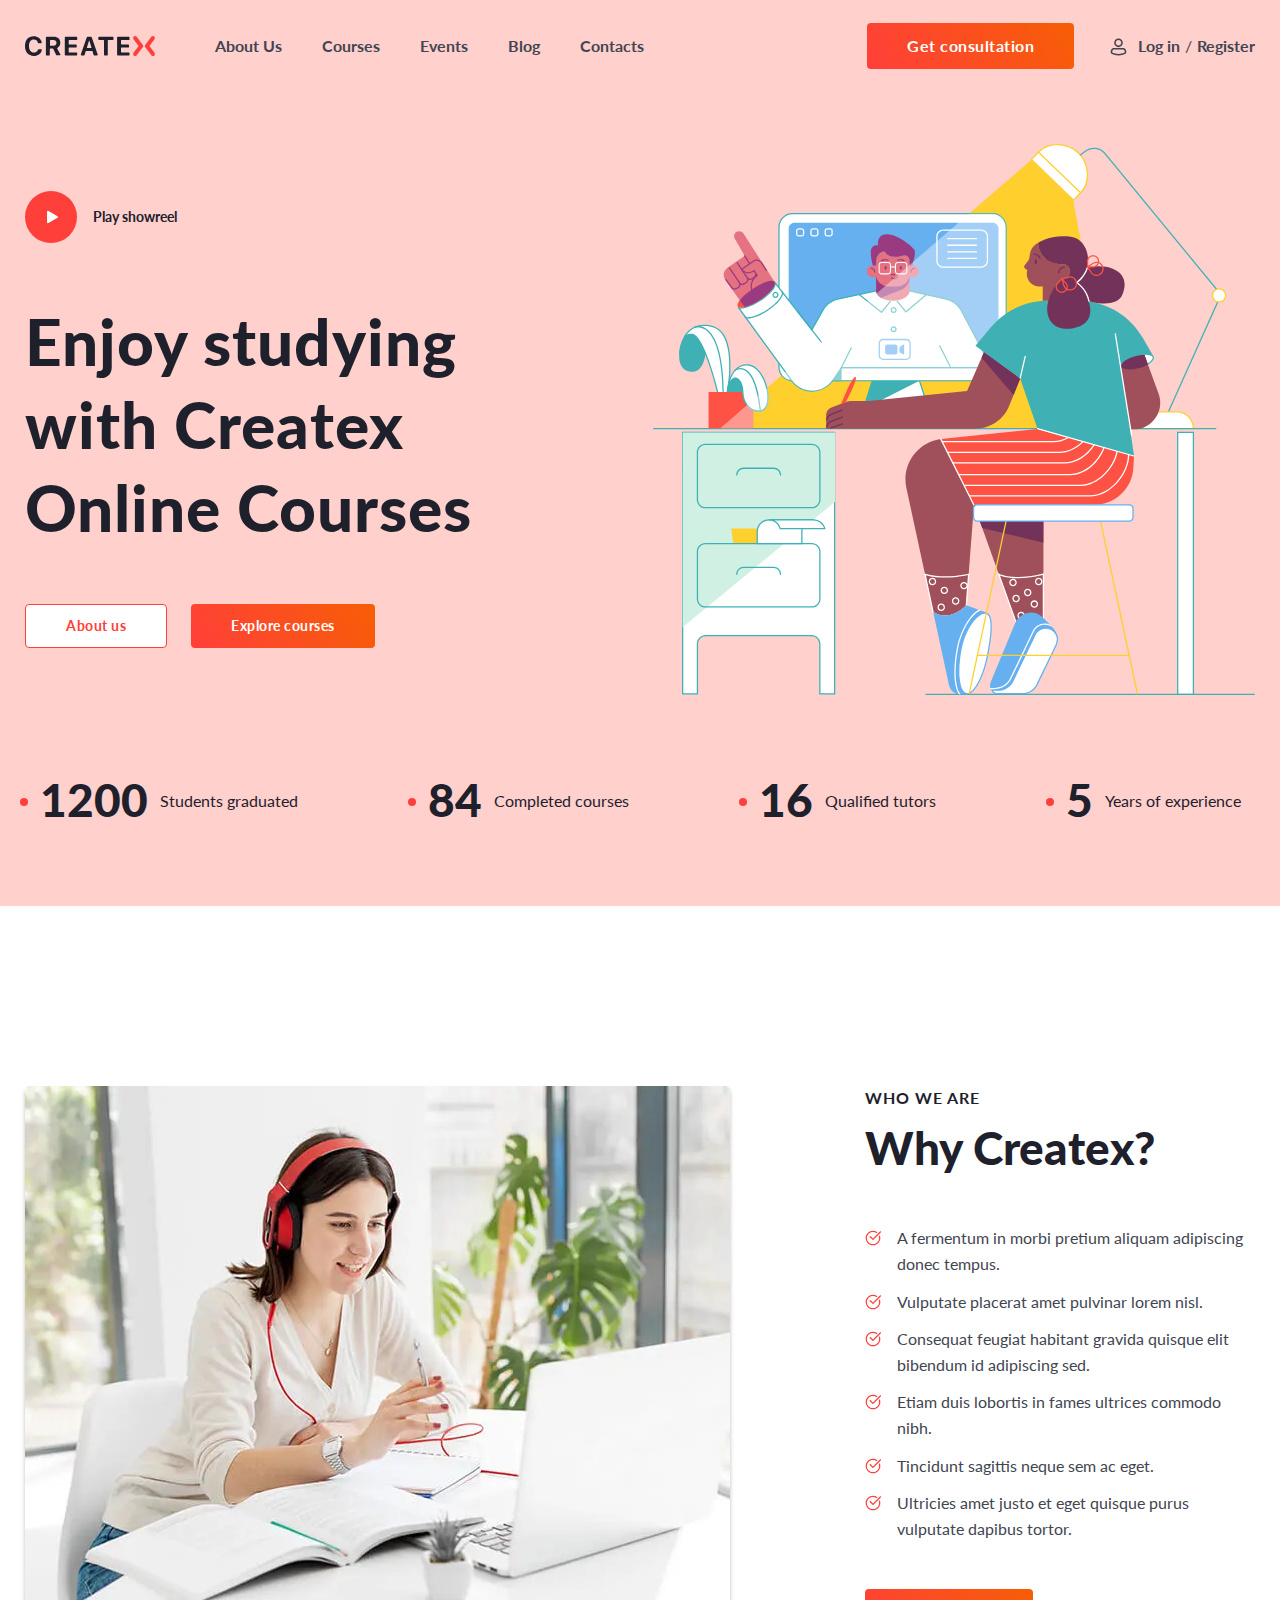
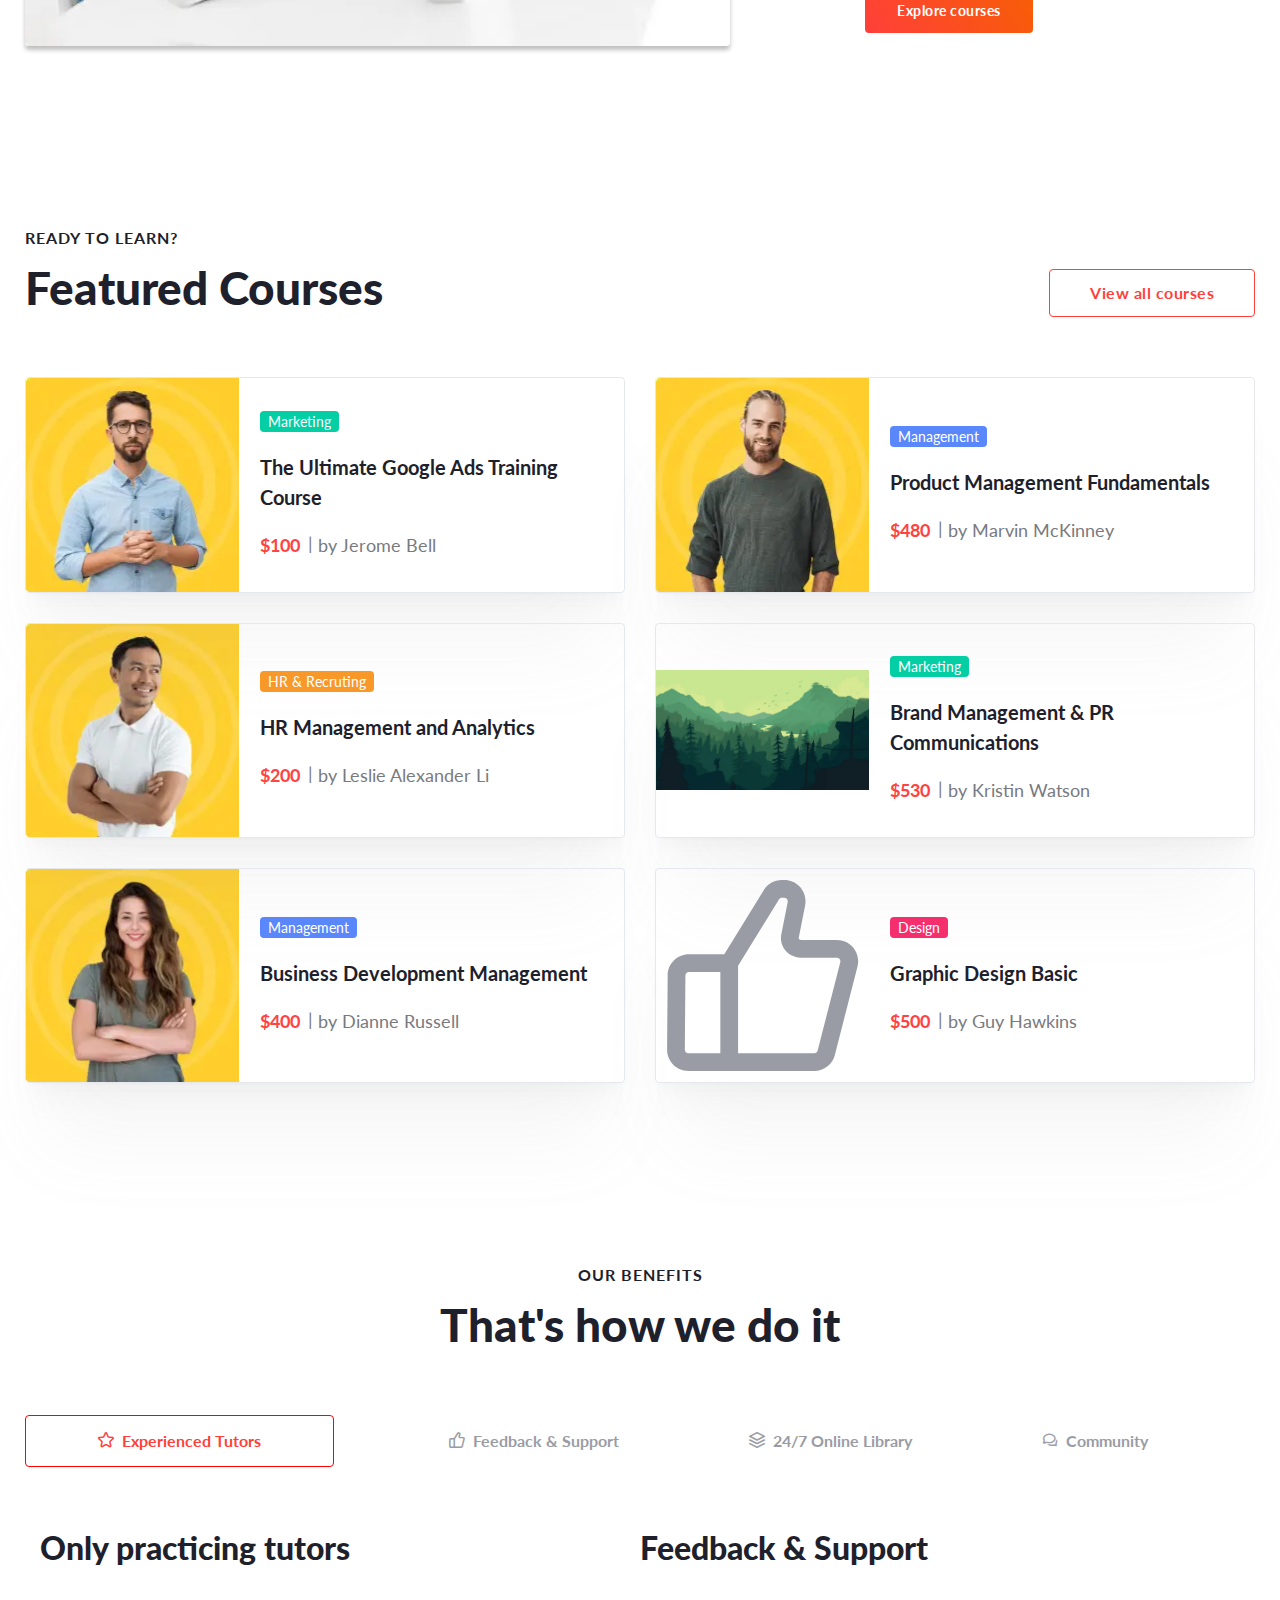
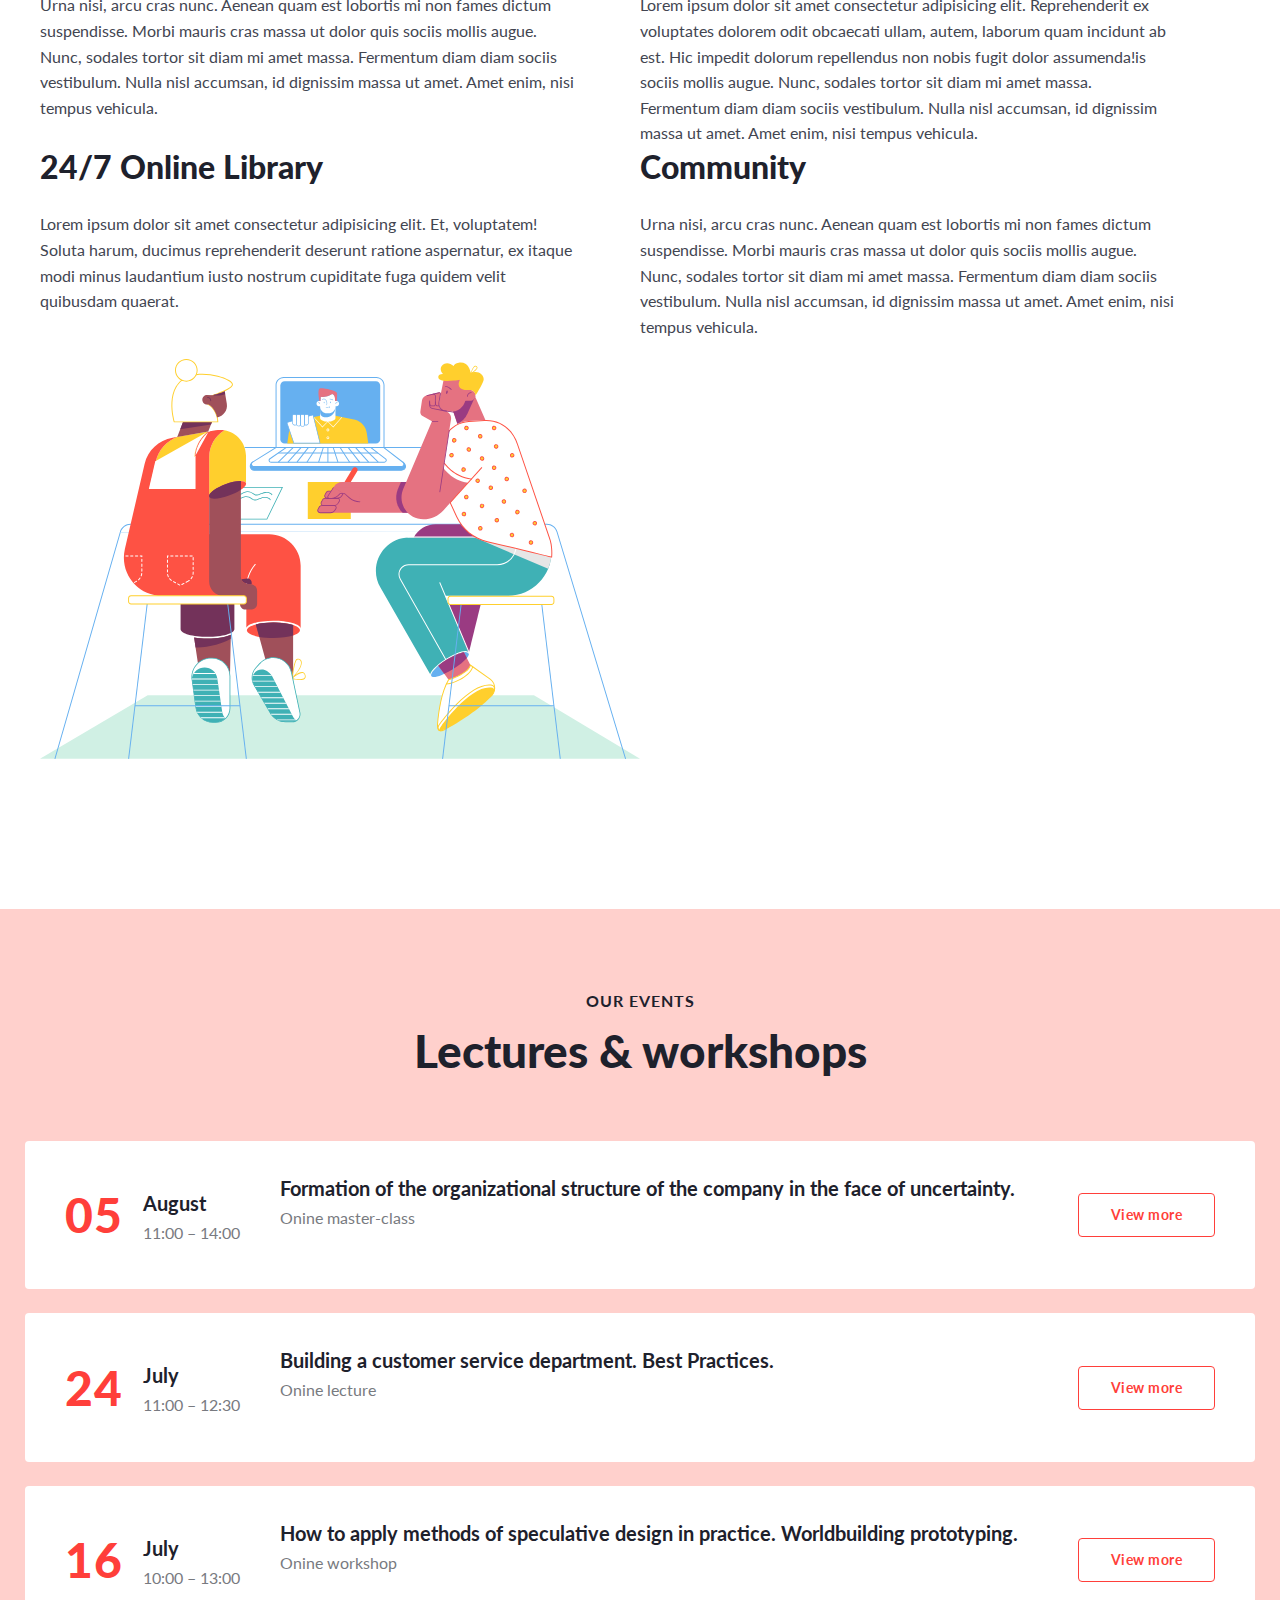
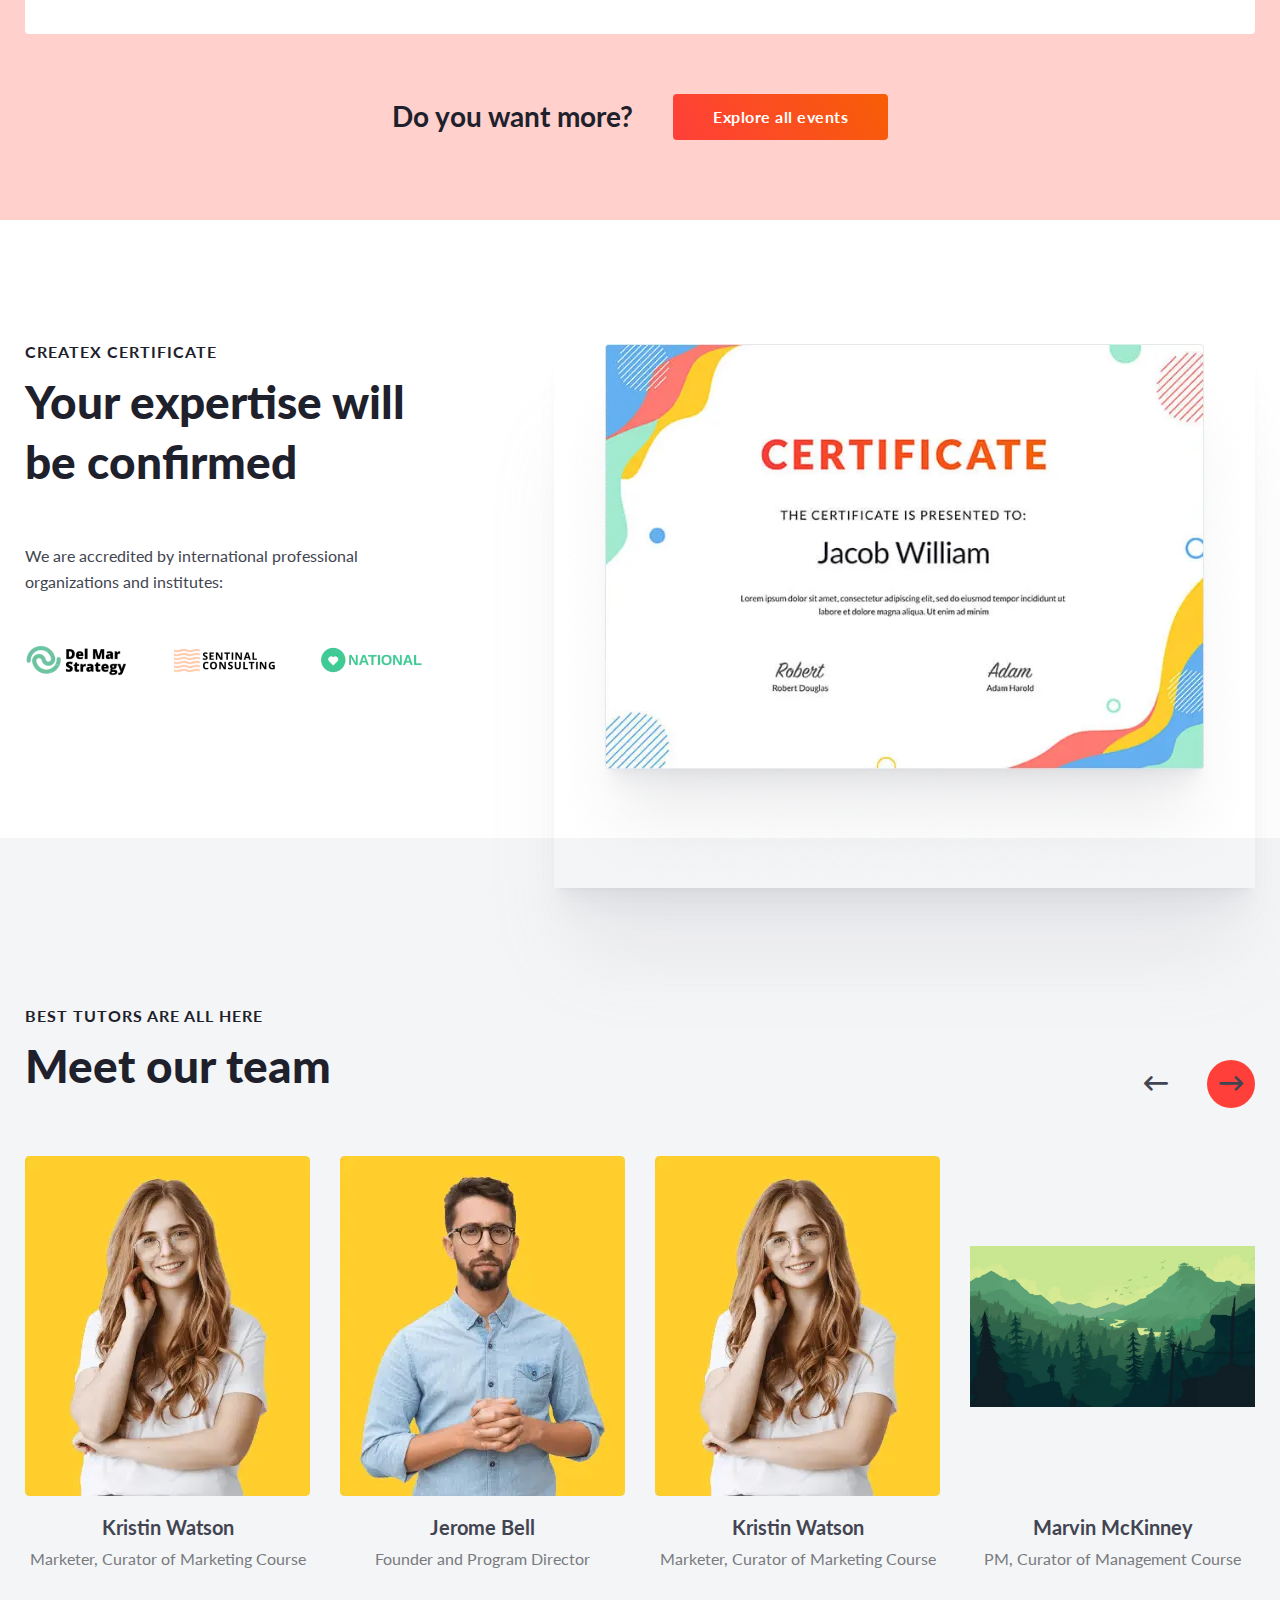
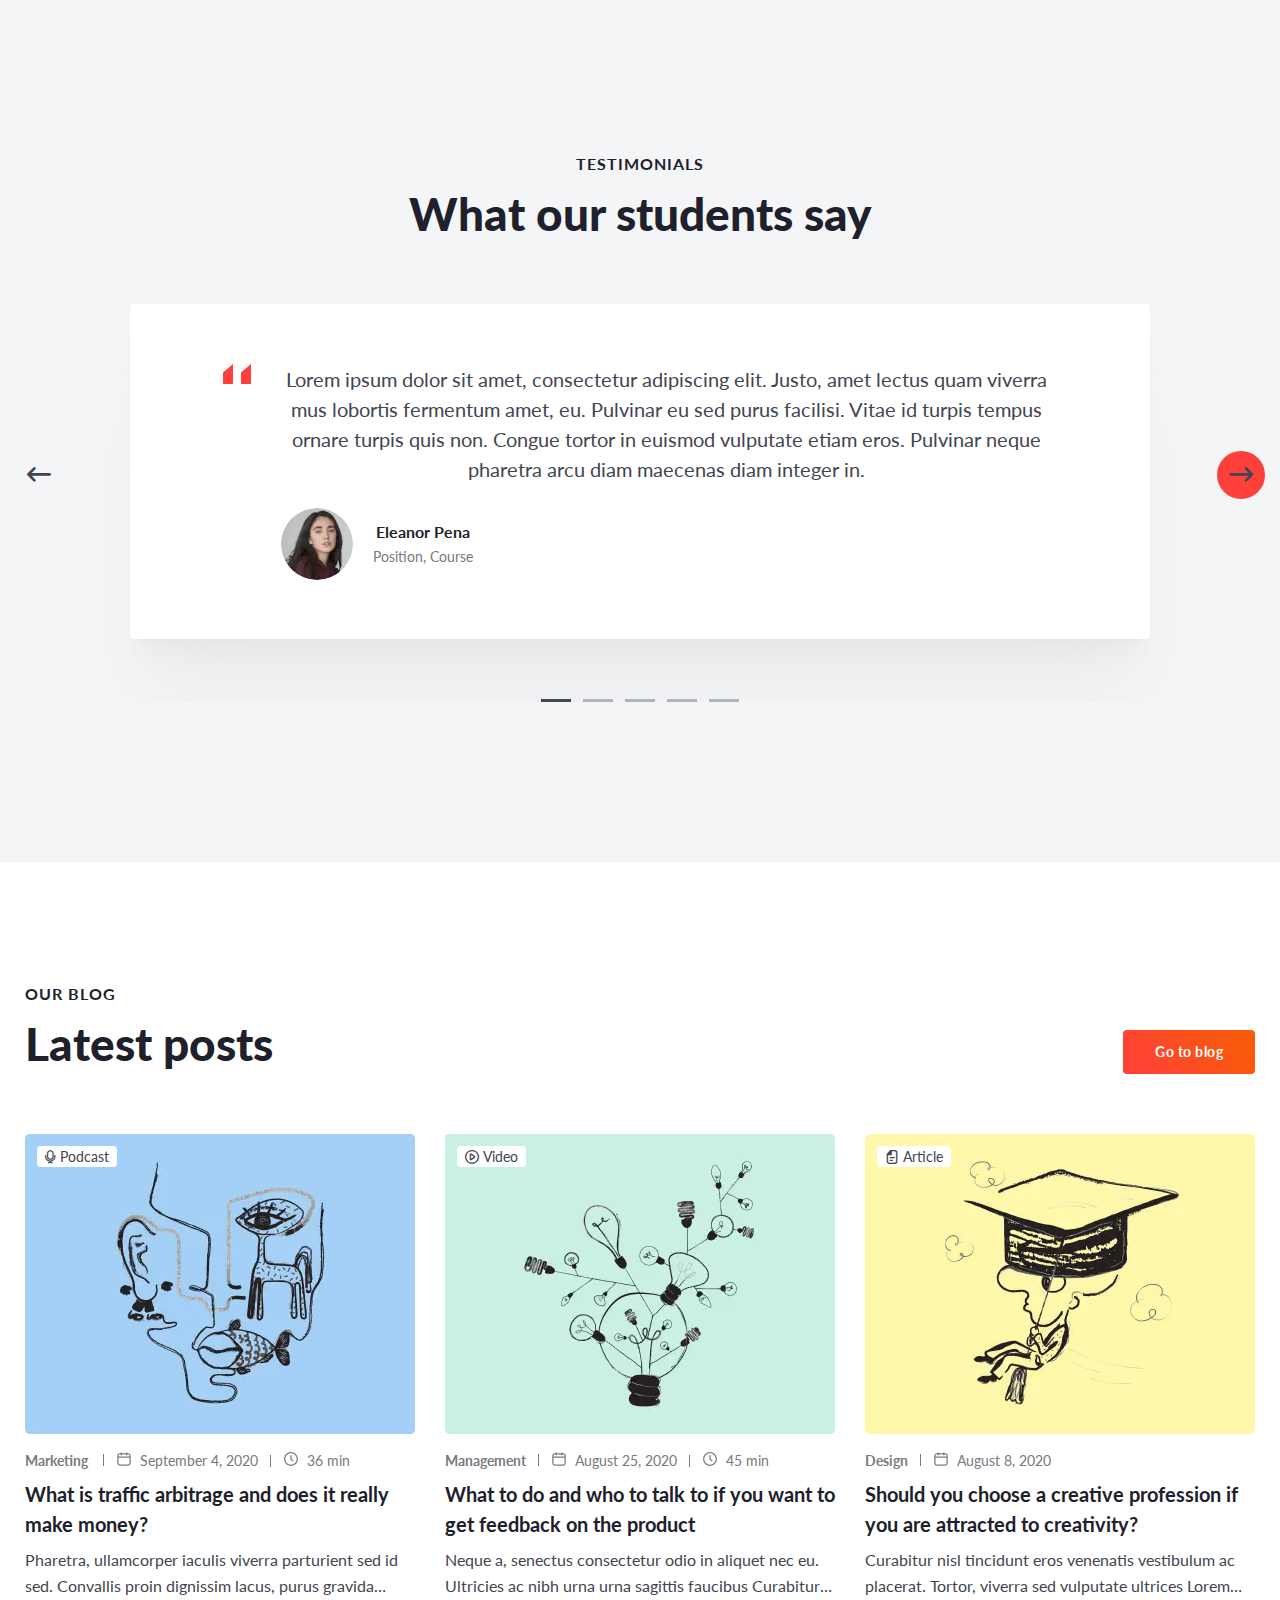
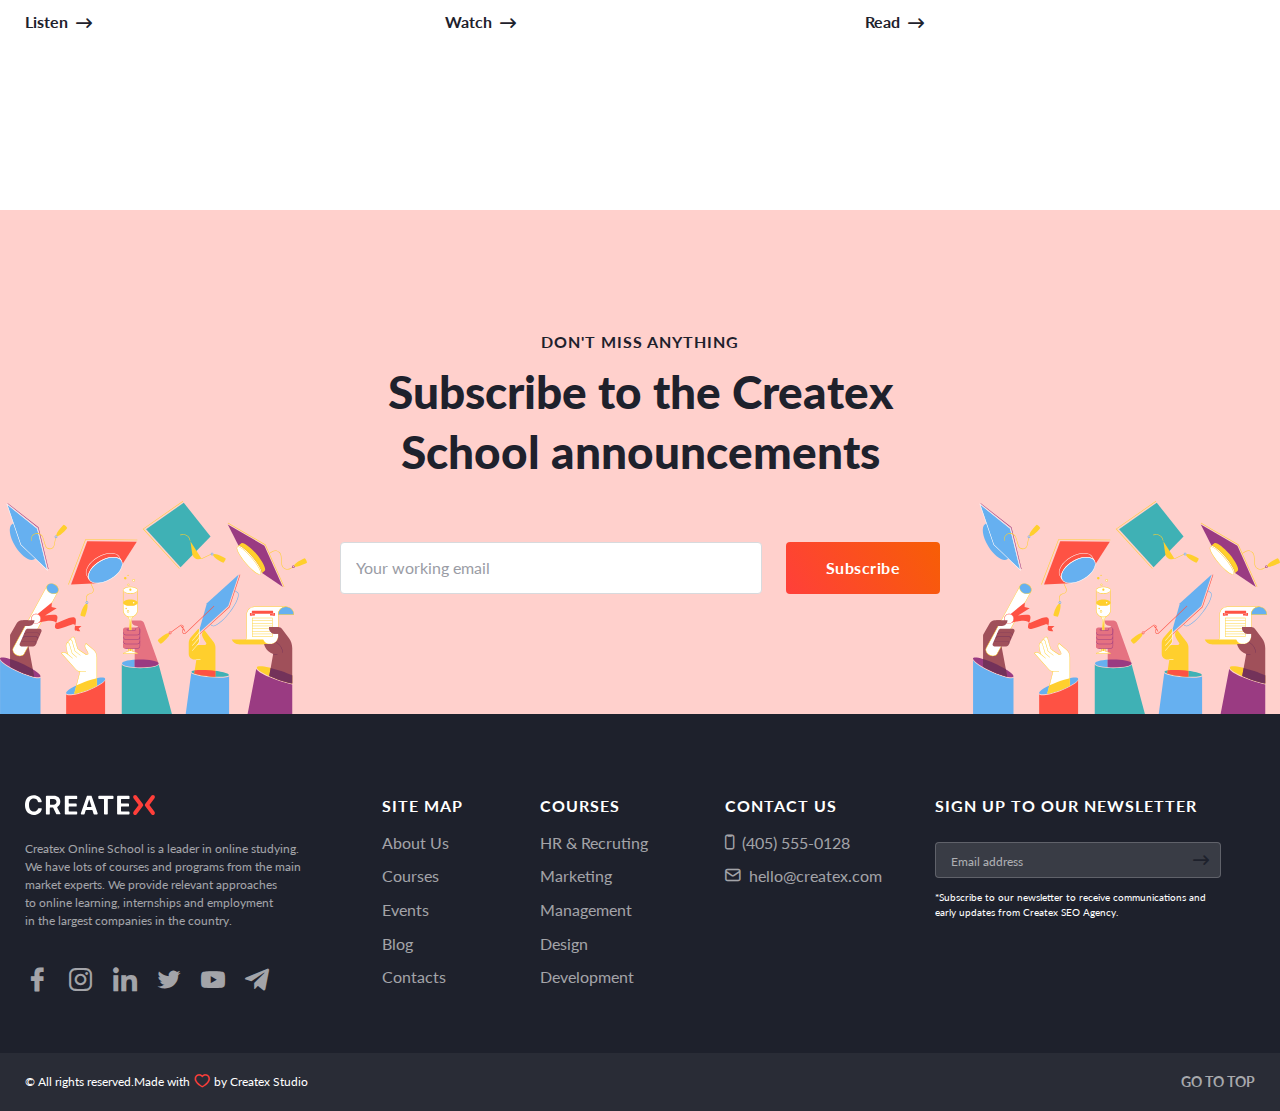
<file: home.html>
<!DOCTYPE html>
<html lang="en">

<head>
	<title> CREATEX HomePage</title>
	<meta charset="UTF-8">
	<meta name="format-detection" content="telephone=no">
	<!-- <style>body{opacity: 0;}</style> -->
	<link rel="stylesheet" href="css/style.min.css?_v=20241230151046">
	<link rel="shortcut icon" href="favicon.ico">
	<!-- <meta name="robots" content="noindex, nofollow"> -->
	<meta name="viewport" content="width=device-width, initial-scale=1.0">
</head>

<body>
	<div class="wrapper">
		<header class="header">
			<div class="header__container">
				<div class="header__logo-menu">
					<div class="header__logo">
						<img src="img/header/logo.svg" alt="Logo">
					</div>
					<div class="header__menu menu">
						<button type="button" class="menu__icon icon-menu"><span></span></button>
						<nav class="menu__body">
							<ul class="menu__list">
								<li class="menu__item"><a href="#" class="menu__link">About Us</a></li>
								<li class="menu__item"><a href="#" class="menu__link">Courses</a></li>
								<li class="menu__item"><a href="#" class="menu__link">Events</a></li>
								<li class="menu__item"><a href="#" class="menu__link">Blog</a></li>
								<li class="menu__item"><a href="#" class="menu__link">Contacts </a></li>
							</ul>
						</nav>
					</div>
				</div>
				<div class="header__button-profile">
					<a data-da=".menu__body, 615" href="#" class="header__button button button--big">Get consultation</a>
					<div class="header__profile">
						<button type="button">Log in</button><span>/</span><button type="button">Register</button>
					</div>

				</div>




			</div>
		</header>
		<main id="page" class="page">
			<section class="page__hero hero">
				<div class="hero__container">
					<div class="hero__body">
						<div class="hero__content">
							<div class="hero__video-wrapper">
								<a href="#" class="hero__video">Play showreel</a>
							</div>
							<h1 class="hero__title">Enjoy studying
								with Createx Online Courses</h1>
							<div class="hero__buttons">
								<a href="#" class="hero__button button button--white">About us</a>
								<a href="#" class="hero__button button">Explore courses</a>
							</div>
						</div>
						<div class="hero__image">
							<img src="img/hero/illustration.svg" alt="Image">
						</div>
					</div>
					<ul class="hero__list">
						<li class="hero__list-item"><strong>1200</strong> Students graduated</li>
						<li class="hero__list-item"><strong>84</strong> Completed courses</li>
						<li class="hero__list-item"><strong>16</strong> Qualified tutors</li>
						<li class="hero__list-item"><strong>5</strong> Years of experience</li>
					</ul>
				</div>
			</section>
			<!-- WHO WE ARE ============================================================== -->
			<section class="page__who-we-are who-we-are">
				<div class="who-we-are__container">
					<div class="who-we-are__image">
						<picture><source srcset="img/who-we-are/who-we-are.webp" type="image/webp"><img src="img/who-we-are/who-we-are.jpg" alt="Image"></picture>
					</div>
					<div class="who-we-are__body">
						<div class="who-we-are__content">
							<div class="who-we-are__title-block title-block">
								<div class="who-we-are__subtitle subtitle">Who we are</div>
								<h2 class="who-we-are__title title">Why Createx?</h2>
							</div>
							<ul class="who-we-are__list list">
								<li class="who-we-are__list-item list-item">A fermentum in morbi pretium aliquam
									adipiscing donec tempus.</li>
								<li class="who-we-are__list-item list-item">Vulputate placerat amet pulvinar lorem nisl.
								</li>
								<li class="who-we-are__list-item list-item">Consequat feugiat habitant gravida quisque
									elit bibendum id adipiscing sed.</li>
								<li class="who-we-are__list-item list-item">Etiam duis lobortis in fames ultrices
									commodo nibh.</li>
								<li class="who-we-are__list-item list-item">Tincidunt sagittis neque sem ac eget.</li>
								<li class="who-we-are__list-item list-item">Ultricies amet justo et eget quisque purus
									vulputate dapibus tortor.</li>
							</ul>
							<a href="#" class="who-we-are__button  button">Explore courses</a>
						</div>
					</div>
				</div>
			</section>

			<!-- COURSES============================================================= -->

			<section class="page__courses courses">
				<div class="courses__container">
					<div class="courses__header">
						<div class="courses__title-block title-block">
							<div class="courses__subtitle subtitle">Ready to learn?</div>
							<h2 class="courses__title title">Featured Courses</h2>
						</div>
						<a data-da=".courses__cards,590" href="#" class="courses__button button button--white button--big">View all courses</a>
					</div>
					<div class="courses__cards">
						<article class="courses__card card-courses">
							<a href="#" class="card-courses__wrapper-link">
								<div class="card-courses__image">
									<picture><source srcset="img/courses/01.webp" type="image/webp"><img src="img/courses/01.jpg" alt="Image"></picture>
								</div>

								<div class="card-courses__body">
									<div style="background-color: #03CEA4" class="card-courses__category">Marketing
									</div>
									<h4 class="card-courses__title">The Ultimate Google Ads Training Course</h4>
									<div class="card-courses__price-author">
										<div class="card-courses__price">$100</div>
										<div class="card-courses__author"><span>|</span> by Jerome Bell</div>
									</div>
								</div>
							</a>
						</article>
						<article class="courses__card card-courses">
							<a href="#" class="card-courses__wrapper-link">
								<div class="card-courses__image">
									<picture><source srcset="img/courses/02.webp" type="image/webp"><img src="img/courses/02.jpg" alt="Image"></picture>
								</div>
								<div class="card-courses__body">
									<div style="background-color:#5A87FC" class="card-courses__category">Management
									</div>
									<h4 class="card-courses__title">
										Product Management Fundamentals
									</h4>
									<div class="card-courses__price-author">
										<div class="card-courses__price">$480</div>
										<div class="card-courses__author"><span>|</span> by Marvin McKinney</div>
									</div>
								</div>
							</a>
						</article>
						<article class="courses__card card-courses">
							<a href="#" class="card-courses__wrapper-link">
								<div class="card-courses__image">
									<picture><source srcset="img/courses/03.webp" type="image/webp"><img src="img/courses/03.jpg" alt="Image"></picture>
								</div>
								<div class="card-courses__body">
									<div style="background-color:#F89828" class="card-courses__category">HR & Recruting
									</div>
									<h4 class="card-courses__title">HR Management and Analytics</h4>
									<div class="card-courses__price-author">
										<div class="card-courses__price">$200</div>
										<div class="card-courses__author"><span>|</span> by Leslie Alexander Li</div>
									</div>
								</div>
							</a>
						</article>
						<article class="courses__card card-courses">
							<a href="#" class="card-courses__wrapper-link">
								<div class="card-courses__image">
									<picture><source srcset="img/TEST.webp" type="image/webp"><img src="img/TEST.jpg" alt="Image"></picture>
								</div>
								<div class="card-courses__body">
									<div style="background-color:#03CEA4" class="card-courses__category">Marketing</div>
									<h4 class="card-courses__title">Brand Management & PR Communications</h4>
									<div class="card-courses__price-author">
										<div class="card-courses__price">$530</div>
										<div class="card-courses__author"><span>|</span> by Kristin Watson</div>
									</div>
								</div>
							</a>
						</article>
						<article class="courses__card card-courses">
							<a href="#" class="card-courses__wrapper-link">
								<div class="card-courses__image">
									<picture><source srcset="img/courses/05.webp" type="image/webp"><img src="img/courses/05.jpg" alt="Image"></picture>
								</div>
								<div class="card-courses__body">
									<div style="background-color:#5A87FC" class="card-courses__category">Management
									</div>
									<h4 class="card-courses__title">Business Development Management</h4>
									<div class="card-courses__price-author">
										<div class="card-courses__price">$400</div>
										<div class="card-courses__author"><span>|</span> by Dianne Russell</div>
									</div>
								</div>
							</a>
						</article>
						<article class="courses__card card-courses">
							<a href="#" class="card-courses__wrapper-link">
								<div class="card-courses__image">
									<img src="img/benefits/like.svg" alt="Image">
								</div>
								<div class="card-courses__body">
									<div style="background-color: #F52F6E" class="card-courses__category">Design</div>
									<h4 class="card-courses__title">Graphic Design Basic</h4>
									<div class="card-courses__price-author">
										<div class="card-courses__price">$500</div>
										<div class="card-courses__author"><span>|</span> by Guy Hawkins</div>
									</div>
								</div>
							</a>
						</article>
					</div>
				</div>
			</section>
			<!-- BENEFITS============================================================= -->

			<section class="page__benefits benefits">
				<div class="benefits__container">
					<div class="benefits__title-block title-block title-block--center">
						<div class="benefits__subtitle subtitle">Our benefits</div>
						<h2 class="benefits__title title">That's how we do it</h2>
					</div>
					<div data-tabs class="benefits__tabs tabs">
						<nav data-tabs-titles class="benefits__tabs-navigation tabs__navigation">
							<button type="button" class="benefits__tabs-title tabs__title _tab-active _icon-star">Experienced
								Tutors</button>


							<button type="button" class="benefits__tabs-title tabs__title _icon-like">Feedback &
								Support</button>
							<button type="button" class="benefits__tabs-title tabs__title _icon-files">24/7 Online
								Library</button>
							<button type="button" class="benefits__tabs-title tabs__title _icon-community">Community</button>
						</nav>
						<div data-tabs-body class="benefits__tabs-content tabs__content">
							<div class="benefits__tabs-body tabs__body">
								<h4 class="benefits__tabs-body-title">Only practicing tutors</h4>
								<p>Urna nisi, arcu cras nunc. Aenean quam est lobortis mi non fames dictum suspendisse.
									Morbi mauris cras massa ut dolor quis sociis mollis augue. Nunc, sodales tortor sit
									diam mi amet massa. Fermentum diam diam sociis vestibulum. Nulla nisl accumsan, id
									dignissim massa ut amet. Amet enim, nisi tempus vehicula.</p>
							</div>
							<div class="benefits__tabs-body tabs__body">
								<h4 class="benefits__tabs-body-title">Feedback & Support</h4>
								<p> Lorem ipsum dolor sit amet consectetur adipisicing elit. Reprehenderit ex voluptates
									dolorem odit obcaecati ullam, autem, laborum quam incidunt ab est. Hic impedit
									dolorum repellendus non nobis fugit dolor assumenda!is sociis mollis augue. Nunc,
									sodales tortor sit
									diam mi amet massa. Fermentum diam diam sociis vestibulum. Nulla nisl accumsan, id
									dignissim massa ut amet. Amet enim, nisi tempus vehicula.</p>
							</div>
							<div class="benefits__tabs-body tabs__body">
								<h4 class="benefits__tabs-body-title">24/7 Online Library</h4>
								<p>Lorem ipsum dolor sit amet consectetur adipisicing elit. Et, voluptatem! Soluta
									harum, ducimus reprehenderit deserunt ratione aspernatur, ex itaque modi minus
									laudantium iusto nostrum cupiditate fuga quidem velit quibusdam quaerat.</p>
							</div>
							<div class="benefits__tabs-body tabs__body">
								<h4 class="benefits__tabs-body-title">Community</h4>
								<p>Urna nisi, arcu cras nunc. Aenean quam est lobortis mi non fames dictum suspendisse.
									Morbi mauris cras massa ut dolor quis sociis mollis augue. Nunc, sodales tortor sit
									diam mi amet massa. Fermentum diam diam sociis vestibulum. Nulla nisl accumsan, id
									dignissim massa ut amet. Amet enim, nisi tempus vehicula.</p>
							</div>
							<div class="benefits__image">
								<img src="img/benefits/illustration.svg" alt="Image">
							</div>
						</div>

					</div>
				</div>
			</section>
			<!-- EVENTS============================================================= -->
			<section class="page__events events">
				<div class="events__container">
					<div class="events__title-block title-block title-block--center">
						<div class="events__subtitle subtitle">Our Events</div>
						<h2 class="events__title title">Lectures & workshops</h2>
					</div>
					<div class="events__items">
						<div class="events__item">
							<div class="events__item-date-time">
								<div class="events__item-date">05</div>
								<div class="events__item-month-time">
									<div class="events__item-month">August</div>
									<div class="events__item-time">11:00 – 14:00</div>
								</div>
							</div>
							<div class="events__item-body">
								<h4 class="events__item-title"> Formation of the organizational structure of the company
									in the face of uncertainty.</h4>
								<div class="events__item-detail">Onine master-class</div>
							</div>
							<a href="#" class="events__item-button button  button--white">View more</a>
						</div>
						<div class="events__item">
							<div class="events__item-date-time">
								<div class="events__item-date">24</div>
								<div class="events__item-month-time">
									<div class="events__item-month">July</div>
									<div class="events__item-time">11:00 – 12:30</div>
								</div>
							</div>
							<div class="events__item-body">
								<h4 class="events__item-title"> Building a customer service department. Best Practices.
								</h4>
								<div class="events__item-detail">Onine lecture</div>
							</div>
							<a href="#" class="events__item-button button  button--white">View more</a>
						</div>
						<div class="events__item">
							<div class="events__item-date-time">
								<div class="events__item-date">16</div>
								<div class="events__item-month-time">
									<div class="events__item-month">July</div>
									<div class="events__item-time">10:00 – 13:00</div>
								</div>
							</div>
							<div class="events__item-body">
								<h4 class="events__item-title"> How to apply methods of speculative design in practice.
									Worldbuilding prototyping.</h4>
								<div class="events__item-detail">Onine workshop</div>
							</div>
							<a href="#" class="events__item-button button  button--white">View more</a>
						</div>
					</div>
					<div class="events__question-button">
						<div class="events__question">Do you want more?</div>
						<a href="#" class="events__button button button--big">Explore all events</a>
					</div>
				</div>
			</section>
			<!-- CERTIFICATE======================================================================= -->
			<section class="page__certificate certificate">
				<div class="certificate__container">
					<div class="certificate__body">
						<div class="certificate__title-block title-block">
							<div class="certificate__subtitle subtitle">Createx Certificate</div>
							<h2 class="certificate__title title">Your expertise will be confirmed</h2>
						</div>
						<div class="certificate__text">We are accredited by international professional organizations and
							institutes:</div>
						<div class="certificate__logos">
							<div class="certificate__logo">
								<picture><source srcset="img/certificate/logo_01.webp" type="image/webp"><img src="img/certificate/logo_01.png" alt="Logo"></picture>
							</div>
							<div class="certificate__logo">
								<picture><source srcset="img/certificate/logo_02.webp" type="image/webp"><img src="img/certificate/logo_02.png" alt="Logo"></picture>
							</div>
							<div class="certificate__logo">
								<picture><source srcset="img/certificate/logo_03.webp" type="image/webp"><img src="img/certificate/logo_03.png" alt="Logo"></picture>
							</div>
						</div>
					</div>
					<div class="certificate__image">
						<picture><source srcset="img/certificate/certificate.webp" type="image/webp"><img src="img/certificate/certificate.jpg" alt="Certificate"></picture>
					</div>
				</div>
			</section>


			<!-- TUTORS ======================================================================= -->
			<section class="page__tutors tutors">
				<div class="tutors__container">
					<div class="tutors__title-block title-block">
						<div class="tutors__subtitle subtitle">Best tutors are all here</div>
						<h2 class="tutors__title title">Meet our team</h2>
					</div>
					<div class="tutors__buttons">
						<button type="button" class="tutors__swiper-button-prev swiper-button-prev _icon-ar-left"></button>
						<button type="button" class="tutors__swiper-button-next swiper-button-next _icon-ar-right"></button>
					</div>
					<!-- Оболонка слайдера -->
					<div class="tutors__slider swiper">
						<!-- Частина слайдера, що рухається -->
						<div class="tutors__wrapper swiper-wrapper">
							<!-- Слайд -->
							<div class="tutors__slide swiper-slide">
								<div class="tutors__card">
									<div class="tutors__card-image">
										<picture><source srcset="img/tutors/tutor_01.webp" type="image/webp"><img src="img/tutors/tutor_01.jpg" alt="Tutor"></picture>
										<div class="tutors__links-hovered">
											<a href="#" class="tutors__link-hovered _icon-fb"></a>
											<a href="#" class="tutors__link-hovered _icon-instag"></a>
											<a href="#" class="tutors__link-hovered _icon-linkedin"></a>
										</div>
									</div>

									<div class="tutors__card-body">
										<div class="tutors__card-name">Kristin Watson</div>
										<div class="tutors__card-position">Marketer, Curator of Marketing Course</div>
									</div>
								</div>
							</div>
							<div class="tutors__slide swiper-slide">
								<div class="tutors__card">
									<div class="tutors__card-image">
										<picture><source srcset="img/tutors/tutor_02.webp" type="image/webp"><img src="img/tutors/tutor_02.jpg" alt="Tutor"></picture>
										<div class="tutors__links-hovered">
											<a href="#" class="tutors__link-hovered _icon-fb"></a>
											<a href="#" class="tutors__link-hovered _icon-instag"></a>
											<a href="#" class="tutors__link-hovered _icon-linkedin"></a>
										</div>
									</div>
									<div class="tutors__card-body">
										<div class="tutors__card-name">Jerome Bell</div>
										<div class="tutors__card-position">Founder and Program Director</div>
									</div>
								</div>
							</div>
							<div class="tutors__slide swiper-slide">
								<div class="tutors__card">
									<div class="tutors__card-image">
										<picture><source srcset="img/tutors/tutor_03.webp" type="image/webp"><img src="img/tutors/tutor_03.jpg" alt="Tutor"></picture>
										<div class="tutors__links-hovered">
											<a href="#" class="tutors__link-hovered _icon-fb"></a>
											<a href="#" class="tutors__link-hovered _icon-instag"></a>
											<a href="#" class="tutors__link-hovered _icon-linkedin"></a>
										</div>
									</div>
									<div class="tutors__card-body">
										<div class="tutors__card-name">Kristin Watson</div>
										<div class="tutors__card-position">Marketer, Curator of Marketing Course</div>
									</div>
								</div>
							</div>
							<div class="tutors__slide swiper-slide">
								<div class="tutors__card">
									<div class="tutors__card-image">
										<picture><source srcset="img/TEST.webp" type="image/webp"><img src="img/TEST.jpg" alt="Tutor"></picture>
										<div class="tutors__links-hovered">
											<a href="#" class="tutors__link-hovered _icon-fb"></a>
											<a href="#" class="tutors__link-hovered _icon-instag"></a>
											<a href="#" class="tutors__link-hovered _icon-linkedin"></a>
										</div>
									</div>
									<div class="tutors__card-body">
										<div class="tutors__card-name">Marvin McKinney</div>
										<div class="tutors__card-position">PM, Curator of Management Course</div>
									</div>
								</div>
							</div>
							<div class="tutors__slide swiper-slide">
								<div class="tutors__card">
									<div class="tutors__card-image">
										<picture><source srcset="img/tutors/tutor_04.webp" type="image/webp"><img src="img/tutors/tutor_04.jpg" alt="Tutor"></picture>
										<div class="tutors__links-hovered">
											<a href="#" class="tutors__link-hovered _icon-fb"></a>
											<a href="#" class="tutors__link-hovered _icon-instag"></a>
											<a href="#" class="tutors__link-hovered _icon-linkedin"></a>
										</div>
									</div>
									<div class="tutors__card-body">
										<div class="tutors__card-name">Marvin McKinney</div>
										<div class="tutors__card-position">PM, Curator of Management Course</div>
									</div>
								</div>
							</div>
							<div class="tutors__slide swiper-slide">
								<div class="tutors__card">
									<div class="tutors__card-image">
										<picture><source srcset="img/tutors/tutor_04.webp" type="image/webp"><img src="img/tutors/tutor_04.jpg" alt="Tutor"></picture>
										<div class="tutors__links-hovered">
											<a href="#" class="tutors__link-hovered _icon-fb"></a>
											<a href="#" class="tutors__link-hovered _icon-instag"></a>
											<a href="#" class="tutors__link-hovered _icon-linkedin"></a>
										</div>
									</div>
									<div class="tutors__card-body">
										<div class="tutors__card-name">Marvin McKinney</div>
										<div class="tutors__card-position">PM, Curator of Management Course</div>
									</div>
								</div>
							</div>


						</div>
					</div>

				</div>
			</section>

			<!--  TESTIMONIALS======================================================================= -->
			<section class="page__testimonials testimonials">
				<div class="testimonials__container">
					<div class="testimonials__title-block title-block title-block--center">
						<div class="testimonials__subtitle subtitle">TESTIMONIALS</div>
						<h2 class="testimonials__title title">What our students say</h2>
					</div>
					<!-- Оболонка слайдера -->
					<div class="testimonials__slider swiper">
						<!-- Частина слайдера, що рухається -->
						<div class="testimonials__wrapper swiper-wrapper">
							<!-- Слайд -->
							<div class="testimonials__slide swiper-slide">
								<div class="testimonials__slide-content">
									<div class="testimonials__slide-body">
										<p>Lorem ipsum dolor sit amet, consectetur adipiscing elit. Justo, amet lectus
											quam
											viverra mus lobortis fermentum amet, eu. Pulvinar eu sed purus facilisi.
											Vitae
											id turpis tempus ornare turpis quis non. Congue tortor in euismod vulputate
											etiam eros. Pulvinar neque pharetra arcu diam maecenas diam integer in.</p>
										<div class="testimonials__account">
											<div class="testimonials__image">
												<picture><source srcset="img/testimonials/image_01.webp" type="image/webp"><img src="img/testimonials/image_01.jpg" alt=""></picture>
											</div>
											<div class="testimonials__name-position">
												<div class="testimonials__name">Eleanor Pena</div>
												<div class="testimonials__position">Position, Course</div>
											</div>
										</div>
									</div>
								</div>
							</div>
							<div class="testimonials__slide swiper-slide">
								<div class="testimonials__slide-content">
									<div class="testimonials__slide-body">
										<p>Lorem ipsum dolor sit amet, consectetur adipiscing elit. Justo, amet lectus
											quam
											viverra mus lobortis fermentum amet, eu. Pulvinar eu sed purus facilisi.
											Vitae
											id turpis tempus ornare turpis quis non. Congue tortor in euismod vulputate
											etiam eros. Pulvinar neque pharetra arcu diam maecenas diam integer in.</p>
										<div class="testimonials__account">
											<div class="testimonials__image">
												<picture><source srcset="img/testimonials/image_01.webp" type="image/webp"><img src="img/testimonials/image_01.jpg" alt=""></picture>
											</div>
											<div class="testimonials__name-position">
												<div class="testimonials__name">Eleanor Pena</div>
												<div class="testimonials__position">Position, Course</div>
											</div>
										</div>
									</div>
								</div>
							</div>
							<div class="testimonials__slide swiper-slide">
								<div class="testimonials__slide-content">
									<div class="testimonials__slide-body">
										<p>Lorem ipsum dolor sit amet, consectetur adipiscing elit. Justo, amet lectus
											quam
											viverra mus lobortis fermentum amet, eu. Pulvinar eu sed purus facilisi.
											Vitae
											id turpis tempus ornare turpis quis non. Congue tortor in euismod vulputate
											etiam eros. Pulvinar neque pharetra arcu diam maecenas diam integer in.</p>
										<div class="testimonials__account">
											<div class="testimonials__image">
												<picture><source srcset="img/testimonials/image_01.webp" type="image/webp"><img src="img/testimonials/image_01.jpg" alt=""></picture>
											</div>
											<div class="testimonials__name-position">
												<div class="testimonials__name">Eleanor Pena</div>
												<div class="testimonials__position">Position, Course</div>
											</div>
										</div>
									</div>
								</div>
							</div>
							<div class="testimonials__slide swiper-slide">
								<div class="testimonials__slide-content">
									<div class="testimonials__slide-body">
										<p>Lorem ipsum dolor sit amet, consectetur adipiscing elit. Justo, amet lectus
											quam
											viverra mus lobortis fermentum amet, eu. Pulvinar eu sed purus facilisi.
											Vitae
											id turpis tempus ornare turpis quis non. Congue tortor in euismod vulputate
											etiam eros. Pulvinar neque pharetra arcu diam maecenas diam integer in.</p>
										<div class="testimonials__account">
											<div class="testimonials__image">
												<picture><source srcset="img/testimonials/image_01.webp" type="image/webp"><img src="img/testimonials/image_01.jpg" alt=""></picture>
											</div>
											<div class="testimonials__name-position">
												<div class="testimonials__name">Eleanor Pena</div>
												<div class="testimonials__position">Position, Course</div>
											</div>
										</div>
									</div>
								</div>
							</div>
							<div class="testimonials__slide swiper-slide">
								<div class="testimonials__slide-content">
									<div class="testimonials__slide-body">
										<p>Lorem ipsum dolor sit amet, consectetur adipiscing elit. Justo, amet lectus
											quam
											viverra mus lobortis fermentum amet, eu. Pulvinar eu sed purus facilisi.
											Vitae
											id turpis tempus ornare turpis quis non. Congue tortor in euismod vulputate
											etiam eros. Pulvinar neque pharetra arcu diam maecenas diam integer in.</p>
										<div class="testimonials__account">
											<div class="testimonials__image">
												<picture><source srcset="img/testimonials/image_01.webp" type="image/webp"><img src="img/testimonials/image_01.jpg" alt=""></picture>
											</div>
											<div class="testimonials__name-position">
												<div class="testimonials__name">Eleanor Pena</div>
												<div class="testimonials__position">Position, Course</div>
											</div>
										</div>
									</div>
								</div>
							</div>
						</div>
						<!-- Якщо потрібна пагінація -->
						<div class="testimonials__bullets"></div>
					</div>
					<button type="button" class=" testimonials__swiper-button testimonials__swiper-button-prev swiper-button-prev _icon-ar-left"></button>
					<button type="button" class="testimonials__swiper-button testimonials__swiper-button-next swiper-button-next _icon-ar-right"></button>
				</div>
			</section>
			<!--  BLOG======================================================================= -->
			<section class="page__blog blog">
				<div class="blog__container">
					<div class="blog__header">
						<div class="blog__title-block title-block">
							<div class="blog__subtitle subtitle">Our blog</div>
							<h2 class="blog__title title">Latest posts</h2>
						</div>
						<a href="#" class="blog__button button">Go to blog</a>
					</div>
					<div class="blog__cards">
						<div class="blog__card card-blog">
							<div class="card-blog__image">
								<picture><source srcset="img/blog/01.webp" type="image/webp"><img src="img/blog/01.jpg" alt="Image"></picture>
							</div>
							<div class="card-blog__badge _icon-podcast">Podcast</div>
							<div class="card-blog__body">
								<div class="card-blog__body-header">
									<div class="card-blog__header-category">Marketing
									</div>
									<div class="card-blog__header-date">September 4, 2020</div>
									<div class="card-blog__header-time">36 min</div>
								</div>
								<div class="card-blog__body-title">What is traffic arbitrage and does it really make
									money? </div>
								<div class="card-blog__body-text">
									<p>
										Pharetra, ullamcorper iaculis viverra parturient
										sed
										id sed. Convallis proin dignissim lacus, purus gravida Curabitur nisl tincidunt
										eros
										venenatis vestibulum ac
										placerat. Tortor, viverra sed vulputate ultrices Lorem ipsum dolor sit amet
										consectetur adipisicing elit. Quisquam eius veniam maiores velit dolor veritatis
										sit. Expedita commodi incidunt sunt, voluptatum esse error, minus aspernatur vel
										quas dolorum ex nobis!
									</p>
								</div>
							</div>
							<a href="#" class="card-blog__link _icon-ar-right">Listen</a>
						</div>
						<div class="blog__card card-blog">
							<div class="card-blog__image">
								<picture><source srcset="img/blog/02.webp" type="image/webp"><img src="img/blog/02.jpg" alt="Image"></picture>
							</div>
							<div class="card-blog__badge _icon-play">Video</div>
							<div class="card-blog__body">
								<div class="card-blog__body-header">
									<div class="card-blog__header-category">
										Management</div>
									<div class="card-blog__header-date">August 25, 2020</div>
									<div class="card-blog__header-time">45 min</div>
								</div>
								<div class="card-blog__body-title">What to do and who to talk to if you want to
									get
									feedback on the product
								</div>
								<div class="card-blog__body-text">
									<p>
										Neque a, senectus consectetur odio in
										aliquet nec eu.
										Ultricies ac nibh urna urna sagittis faucibus Curabitur nisl tincidunt eros
										venenatis vestibulum ac
										placerat. Tortor, viverra sed vulputate ultrices Lorem ipsum dolor sit amet
										consectetur adipisicing elit. Quisquam eius veniam maiores velit dolor veritatis
										sit. Expedita commodi incidunt sunt, voluptatum esse error, minus aspernatur vel
										quas dolorum ex nobis!
									</p>
								</div>
							</div>
							<a href="#" class="card-blog__link _icon-ar-right"> Watch</a>
						</div>
						<div class="blog__card card-blog">
							<div class="card-blog__image">
								<picture><source srcset="img/blog/03.webp" type="image/webp"><img src="img/blog/03.jpg" alt="Image"></picture>
							</div>
							<div class="card-blog__badge _icon-paper">Article</div>
							<div class="card-blog__body">
								<div class="card-blog__body-header">
									<div class="card-blog__header-category">
										Design</div>
									<div class="card-blog__header-date">August 8, 2020</div>
								</div>
								<div class="card-blog__body-title"> Should you choose a creative
									profession if you are
									attracted to creativity?
								</div>
								<div class="card-blog__body-text">
									<p>
										Curabitur nisl tincidunt eros
										venenatis vestibulum ac
										placerat. Tortor, viverra sed vulputate ultrices Lorem ipsum dolor sit amet
										consectetur adipisicing elit. Quisquam eius veniam maiores velit dolor veritatis
										sit. Expedita commodi incidunt sunt, voluptatum esse error, minus aspernatur vel
										quas dolorum ex nobis!
									</p>
								</div>
							</div>
							<a href="#" class="card-blog__link _icon-ar-right">Read</a>
						</div>
					</div>
				</div>
			</section>

			<!-- SUBSCRIBE================================================================================= -->
			<section class="page__subscribe subscribe">
				<div class="subscribe__image subscribe__image--left">
					<img src="img/subscribe/illustration-left.svg" alt="Image">
				</div>
				<div class="subscribe__container">
					<div class="subscribe__title-block title-block title-block--center">
						<div class="subscribe__subtitle subtitle">Don't miss anything</div>
						<h2 class="subscribe__title title">Subscribe to the Createx School announcements</h2>
					</div>
					<form class="subscribe__form" action="#">
						<input autocomplete="off" type="email" name="email" data-error="Error" placeholder="Your working email" class="subscribe__input">
						<button class="subscribe__button button button--big">Subscribe</button>
					</form>
				</div>
				<div class="subscribe__image subscribe__image--right">
					<img src="img/subscribe/illustration-right.svg" alt="Image">
				</div>
			</section>



		</main>
		<footer class="footer">
			<div class="footer__container">
				<div class="footer__logo-text-social">
					<div class="footer__logo">
						<img src="img/footer/logo.svg" alt="Logo">
					</div>
					<div class="footer__text">
						<p>Createx Online School is a leader in online studying. We have lots of courses and programs from the
							main market experts. We provide relevant approaches to online learning, internships and employment
							in the largest companies in the country. </p>
					</div>
					<ul class="footer__social-list">
						<li class="footer__social-item">
							<a href="#" target="_blank" class="footer__social-link _icon-fb"></a>
						</li>
						<li class="footer__social-item">
							<a href="#" target="_blank" class="footer__social-link _icon-instag"></a>
						</li>
						<li class="footer__social-item">
							<a href="#" target="_blank" class="footer__social-link _icon-linkedin"></a>
						</li>
						<li class="footer__social-item">
							<a href="#" target="_blank" class="footer__social-link _icon-twitter"></a>
						</li>
						<li class="footer__social-item">
							<a href="#" target="_blank" class="footer__social-link _icon-yt"></a>
						</li>
						<li class="footer__social-item">
							<a href="#" target="_blank" class="footer__social-link _icon-telegram"></a>
						</li>
					</ul>
				</div>
				<nav class="footer__column">
					<h4 class="footer__column-title">SITE MAP</h4>
					<ul class="footer__column-list">
						<li class="footer__column-item">
							<a href="#">About Us</a>
						</li>
						<li class="footer__column-item">
							<a href="#">Courses</a>
						</li>
						<li class="footer__column-item">
							<a href="#">Events</a>
						</li>
						<li class="footer__column-item">
							<a href="#">Blog</a>
						</li>
						<li class="footer__column-item">
							<a href="#">Contacts</a>
						</li>

					</ul>
				</nav>
				<div class="footer__column">
					<h4 class="footer__column-title">COURSES</h4>
					<ul class="footer__column-list">
						<li class="footer__column-item">
							<a href="#">HR & Recruting</a>
						</li>
						<li class="footer__column-item">
							<a href="#">Marketing</a>
						</li>
						<li class="footer__column-item">
							<a href="#">Management</a>
						</li>
						<li class="footer__column-item">
							<a href="#">Design</a>
						</li>
						<li class="footer__column-item">
							<a href="#">Development</a>
						</li>
					</ul>
				</div>
				<div class="footer__column">
					<h4 class="footer__column-title">CONTACT US</h4>
					<ul class="footer__column-list">
						<li class="footer__column-item footer__column-item--before _icon-phone">
							<a class="footer__contact-link " aria-label="Call 4055550128 " href="tel:+4055550128">(405)
								555-0128</a>
						</li>
						<li class="footer__column-item footer__column-item--before _icon-envelope">
							<a href="#">hello@createx.com</a>
						</li>
					</ul>
				</div>
				<div class="footer__subscribe">
					<h4 class="footer__column-title footer__column-title--margin-bottom">SIGN UP TO OUR NEWSLETTER</h4>
					<form class="footer__form" action="#">
						<input autocomplete="off" type="email" name="email" data-error="Error" placeholder="Email address" class="footer__input">
						<button class="footer__button _icon-ar-right"></button>
					</form>
					<div class="footer__subscribe-text">
						<p>*Subscribe to our newsletter to receive communications and early updates from Createx SEO Agency.</p>
					</div>
				</div>
			</div>
			<div class="footer__copyright copyright-footer">
				<div class="copyright-footer__container">
					<div class="copyright-footer__text">© All rights reserved.Made with <span class="_icon-heart"></span>by
						Createx Studio </div>
					<a class="copyright-footer__link" href="#page">GO TO TOP</a>
				</div>
			</div>
		</footer>
	</div>
	<script src="js/app.min.js?_v=20241230151046"></script>
</body>

</html>
</file>
<file: css/style.min.css>
@import url(https://fonts.googleapis.com/css?family=Lato:400,700,900&display=swap);@font-face{font-family:iconfont;font-display:swap;src:url(../fonts/iconfont.woff2) format("woff2"),url(../fonts/iconfont.woff) format("woff");font-weight:400;font-style:normal}[class*=_icon-]::before{display:inline-block;font-family:iconfont;font-style:normal;font-weight:400;font-variant:normal;line-height:1;-webkit-font-smoothing:antialiased;-moz-osx-font-smoothing:grayscale}._icon-ar-2:before{content:""}._icon-ar-5:before{content:""}._icon-ar-7:before{content:""}._icon-ar-10:before{content:""}._icon-ar-curve-left:before{content:""}._icon-ar-curve-right:before{content:""}._icon-ar-down:before{content:""}._icon-ar-left:before{content:""}._icon-ar-right:before{content:""}._icon-ars-up-down:before{content:""}._icon-ar-up:before{content:""}._icon-community:before{content:""}._icon-counter-up-down:before{content:""}._icon-envelope:before{content:""}._icon-fb:before{content:""}._icon-files:before{content:""}._icon-grid:before{content:""}._icon-heart:before{content:""}._icon-instag:before{content:""}._icon-like:before{content:""}._icon-linkedin:before{content:""}._icon-list:before{content:""}._icon-magglass:before{content:""}._icon-minus:before{content:""}._icon-paper:before{content:""}._icon-phone:before{content:""}._icon-play:before{content:""}._icon-plus:before{content:""}._icon-podcast:before{content:""}._icon-roundabout:before{content:""}._icon-star:before{content:""}._icon-telegram:before{content:""}._icon-twitter:before{content:""}._icon-yt:before{content:""}*{padding:0;margin:0;border:0}*,*::after,*::before{box-sizing:border-box}*::after,*::before{display:inline-block}body,html{height:100%;min-width:20rem}body{color:#424551;line-height:1;font-family:Lato;font-size:1rem;-ms-text-size-adjust:100%;-moz-text-size-adjust:100%;-webkit-text-size-adjust:100%;-webkit-font-smoothing:antialiased;-moz-osx-font-smoothing:grayscale}button,input,textarea{font-family:Lato;font-size:inherit;line-height:inherit;color:inherit;background-color:rgba(0,0,0,0)}input,textarea{width:100%}button,option,select{cursor:pointer}a{display:inline-block;color:inherit;text-decoration:none}ul li{list-style:none}img{vertical-align:top}h1,h2,h3,h4,h5,h6{font-weight:inherit;font-size:inherit}body{font-family:Lato;background-color:#ffd0cc;overflow-x:hidden}.lock body{overflow:hidden;touch-action:none;-ms-scroll-chaining:none;overscroll-behavior:none}.wrapper{min-height:100%;display:flex;flex-direction:column;overflow:hidden}@supports (overflow:clip){.wrapper{overflow:clip}}.wrapper>main{flex:1 1 auto}.wrapper>*{min-width:0}[class*=__container]{max-width:78.75rem;margin:0 auto;padding:0 .9375rem}input[type=email],input[type=tel],input[type=text],textarea{-webkit-appearance:none;appearance:none}.input{border-radius:0!important;width:100%;display:block;padding:0 20px;border:1px solid #eee;caret-color:inherit}.input[placeholder]:not([data-placeholder-nohiden])::-webkit-input-placeholder{-webkit-transition:opacity .3s;transition:opacity .3s}.input[placeholder]:not([data-placeholder-nohiden]):-ms-input-placeholder{-ms-transition:opacity .3s;transition:opacity .3s}.input[placeholder]:not([data-placeholder-nohiden])::-ms-input-placeholder{-ms-transition:opacity .3s;transition:opacity .3s}.input[placeholder]:not([data-placeholder-nohiden])::placeholder{transition:opacity .3s}.input[placeholder]:not([data-placeholder-nohiden]):focus::-webkit-input-placeholder{opacity:0}.input[placeholder]:not([data-placeholder-nohiden]):focus:-ms-input-placeholder{opacity:0}.input[placeholder]:not([data-placeholder-nohiden]):focus::-ms-input-placeholder{opacity:0}.input[placeholder]:not([data-placeholder-nohiden]):focus::placeholder{opacity:0}textarea.input{resize:none;padding:0 0}.select{flex:1 0 160px;width:160px;min-width:0;position:relative}.select__body{position:relative}.select__title{color:inherit;text-align:left;border:1px solid #d9d9d9;background-color:#fff;cursor:pointer;width:100%;border-radius:4px}.select__value{display:flex;min-width:0;align-items:center;height:2.75rem;padding:0 .9375rem;gap:.625rem}.select__value>*{flex:1 1 auto}.select__value:after{content:"";flex:0 0 16px;height:16px;display:flex;justify-content:center;align-items:center;background:url(../img/our-events/down-chevron.svg) 0 0/100% no-repeat;transition:all .3s ease 0s}._select-open .select__value:after{-webkit-transform:rotate(-180deg);transform:rotate(-180deg)}.select__value._select-pseudo-label::before{content:attr(data-pseudo-label);opacity:.5}.select__content{flex:1 1 auto;overflow:hidden;text-overflow:ellipsis;white-space:nowrap;color:var(--gray-800,#424551);font-family:Lato;font-size:14px;line-height:150%}.select__text .select__text{flex:1 1 auto;overflow:hidden;text-overflow:ellipsis;white-space:nowrap}.select__input{width:100%;background-color:rgba(0,0,0,0);height:100%}.select__options{overflow:hidden;color:#424551;font-size:14px;line-height:150%;position:absolute;top:calc(100% - .0625rem);border-radius:0 0 4px 4px;min-width:100%;left:0;background-color:#fff;border-top:0;border:1px solid #d9d9d9;padding:10px 0 5px 0}.select__scroll{overflow-y:auto;overflow-x:hidden;max-height:12.5rem}.select__option{width:100%;text-align:left;cursor:pointer;padding:5px 15px;color:inherit}.select__option._select-selected{background-color:#eee}.select__row{display:inline-flex;align-items:center}.select--show-top .select__options{top:auto;bottom:calc(100% - .0625rem);border:1px solid #d9d9d9;border-bottom:0;border-radius:4px 4px 0 0;padding:5px 0 10px 0}._select-tag{cursor:pointer}.menu{flex:1 1 auto}.menu__list{display:flex;flex-wrap:wrap;align-items:center;row-gap:.625rem}.menu__link{color:#424551;font-weight:700;line-height:1.1;transition:color .3s}.icon-menu{display:none}.spollers{display:grid;gap:15px}.spollers__title{width:100%;text-align:left;padding:0 .9375rem;position:relative;list-style:none}.spollers__title::-webkit-details-marker,.spollers__title::marker{display:none}.spollers__body{padding-top:16px}.tabs__navigation{display:flex;flex-wrap:wrap;row-gap:.9375rem;align-items:center}.tabs__title{color:#9a9ca5;text-align:center;font-weight:700;line-height:1.1;padding:.625rem .9375rem;display:flex;gap:.5rem;align-items:flex-start}.tabs__title._tab-active{padding:1.300813% 5.853659%;border-radius:.25rem;color:#ff3f3a;border:.0625rem solid #fd0202}.tabs__content{padding:.625rem .9375rem}.ibg{width:100%;height:100%;-o-object-fit:cover;object-fit:cover}.ibg--top{-o-object-position:top;object-position:top}.ibg--bottom{-o-object-position:bottom;object-position:bottom}.ibg--left{-o-object-position:left;object-position:left}.ibg--right{-o-object-position:right;object-position:right}.ibg--contain{-o-object-fit:contain;object-fit:contain}.header{position:fixed;top:0;left:0;width:100%;background-color:#ffd0cc;z-index:50}.header__container{padding-top:.3125rem;padding-bottom:.3125rem;display:flex;align-items:center;row-gap:.9375rem;-webkit-column-gap:1.25rem;-moz-column-gap:1.25rem;column-gap:1.25rem}.header__logo-menu{flex:1 1 auto;display:flex;align-items:center}.header__logo{position:relative;flex:0 0 8.125rem;min-height:1.375rem}.header__logo img{width:100%;height:100%;-o-object-fit:cover;object-fit:cover}.header__button-profile{flex:0 0 auto;display:flex;align-items:center;row-gap:.9375rem}.header__button{flex:0 1 auto}.header__profile{flex:0 0 auto;display:flex;align-items:center;gap:.3125rem;background:url(../img/header/person.svg) 0 .3125rem/1.0625rem 1.125rem no-repeat;padding-left:1.75rem}.header__profile button{color:#424551;font-weight:700;line-height:1.6;text-decoration:underline;text-underline-offset:3px;-webkit-text-decoration-skip-ink:none;text-decoration-skip-ink:none;text-decoration-color:transparent;transition:text-decoration-color .3s}.header__profile button:hover{text-decoration-color:initial}.page-common{background-color:#fff;padding-bottom:100px}.title-block--center{text-align:center}.subtitle{color:#1e212c;font-weight:700;line-height:1.5;letter-spacing:.0625rem;text-transform:uppercase}.subtitle:not(:last-child){margin-bottom:.5rem}.title{color:#1e212c;font-weight:900;line-height:1.3}.button{display:inline-flex;justify-content:center;align-items:center;flex-shrink:0;color:#fff;text-align:center;font-size:.875rem;font-weight:700;border-radius:.25rem;letter-spacing:.03125rem;background:linear-gradient(56deg,#ff3f3a 0,#f75e05 100%);padding:.9375rem 2rem;transition:all .3s}.button--white{padding:.875rem 2rem;color:#ff3f3a;background:#fff;border:.0625rem solid #ff3f3a;transition:all .3s}.button--big{font-size:1rem;padding:.9375rem 2.5rem}.button--fw{width:100%;justify-content:center}.menu__link--active{color:#ff3f3a}.list{display:grid;gap:.25rem}.list-item{position:relative;padding-left:2rem;min-height:1rem;color:#424551;line-height:1.6;background:url(../img/common/check-ic.svg) left .3125rem/1rem no-repeat}.swiper-button-next,.swiper-button-prev{display:flex;align-items:center;justify-content:center;font-size:1.5rem;color:#424551;border-radius:50%;height:3rem;width:3rem;background-color:#ff3f3a;transition:all .3s}.swiper-button-next.swiper-button-disabled,.swiper-button-prev.swiper-button-disabled{cursor:auto;pointer-events:none;background-color:initial}.header--white,.menu__body--white{background-color:#fff}.discount-form{display:grid;grid-template-columns:repeat(3,1fr) 166px;align-items:center;justify-content:space-between;gap:15px}.discount-label-input{align-self:end}.discount-label{color:#424551;font-size:14px;line-height:1.5}.discount-input{min-height:44px;width:100%;padding:0 .9375rem;border-radius:4px;border:1px solid #d7dadd;background-color:#fff}.discount-input::-webkit-input-placeholder{font-family:Lato;font-size:14px;color:#9a9ca5}.discount-input:-ms-input-placeholder{font-family:Lato;font-size:14px;color:#9a9ca5}.discount-input::-ms-input-placeholder{font-family:Lato;font-size:14px;color:#9a9ca5}.discount-input::placeholder{font-family:Lato;font-size:14px;color:#9a9ca5}.discount-button{align-self:end;justify-content:center}.question-button{display:flex;flex-wrap:wrap;align-items:center;justify-content:center;row-gap:.9375rem}.question{color:#1e212c;font-weight:700;line-height:1.2}.our-events__items{display:flex;flex-direction:column;gap:1.5rem}.our-events__item{pointer-events:none;padding:2.601626% 3.252033%;display:flex;row-gap:.9375rem;align-items:center;border-radius:.25rem;background:#fff;transition:all .3s}.our-events__item-date-time{flex:0 0 auto;display:flex;gap:1.25rem}.our-events__item-date{align-self:center;color:#ff3f3a;font-weight:900;line-height:1.3;letter-spacing:.0625rem}.our-events__item-month,.our-events__item-title{color:#1e212c;font-weight:700;line-height:1.5}.our-events__item-month:not(:last-child),.our-events__item-title:not(:last-child){margin-bottom:.3125rem}.our-events__item-body{flex:1 1 61.544715%}.our-events__item-time{white-space:nowrap}.our-events__item-detail,.our-events__item-time{color:#787a80;line-height:1.6}.our-events__item-button{pointer-events:auto}.event-cards{background-color:#fff;display:grid;grid-template-columns:repeat(3,1fr);gap:30px}.event-card{padding:6.153846%;display:grid;grid-template-rows:auto 1fr auto;border-radius:4px;border:1px solid #e5e8ed;background-color:#fff;transition:all .3s;box-shadow:0 80px 80px -20px rgba(154,156,165,.08),0 30px 24px -10px rgba(154,156,165,.05),0 12px 10px -6px rgba(154,156,165,.04),0 4px 4px -4px rgba(30,33,44,.03)}.event-card-date-time:not(:last-child){margin-bottom:20px}.event-card-date{color:#ff3f3a;font-weight:700;line-height:1.5}.event-card-time{color:#787a80;line-height:1.6}.event-card-body:not(:last-child){margin-bottom:24px}.event-card-title{color:#424551;font-size:18px;font-weight:700;line-height:1.5}.event-card-title:not(:last-child){margin-bottom:8px}.event-card-detail{color:#787a80;line-height:1.6}.event-card-button{pointer-events:auto}.footer{background:#1e212c}.footer__container{display:flex;flex-wrap:wrap;row-gap:1.875rem}.footer__logo-text-social{flex:0 0 17.5rem}.footer__logo{max-width:8.125rem}.footer__logo img{width:100%;height:100%;-o-object-fit:contain;object-fit:contain}.footer__logo:not(:last-child){margin-bottom:1.5rem}.footer__text p{color:hsla(0,0%,100%,.6);font-size:.75rem;line-height:1.5}.footer__text p:not(:last-child){margin-bottom:.9375rem}.footer__social-list{display:flex;align-items:center;gap:1.25rem}.footer__social-link{font-size:1.5rem;color:hsla(0,0%,100%,.6);transition:color .3s}.footer__column{flex:0 0 auto;max-width:8.3125rem}.footer__column-title{color:#fff;font-weight:700;line-height:1.5;letter-spacing:.0625rem;text-transform:uppercase}.footer__column-title:not(:last-child){margin-bottom:.75rem}.footer__column-item:not(:last-child){margin-bottom:.5rem}.footer__column-item a{color:hsla(0,0%,100%,.6);line-height:1.6;transition:color .3s}.footer__column-item::before{color:hsla(0,0%,100%,.6);line-height:1.6}.footer__column-item--before{display:flex;align-items:center;gap:.5rem}.footer__subscribe{flex:0 0 17.875rem}.footer__form{position:relative;width:100%}.footer__form:not(:last-child){margin-bottom:.75rem}.footer__input{color:hsla(0,0%,100%,.6);padding:0 2.1875rem 0 .9375rem;border-radius:.25rem;border:.0625rem solid hsla(0,0%,100%,.2);background-color:hsla(0,0%,100%,.12);width:100%;min-height:2.25rem}.footer__input::-webkit-input-placeholder{color:hsla(0,0%,100%,.6);font-size:.75rem;line-height:1.5}.footer__input:-ms-input-placeholder{color:hsla(0,0%,100%,.6);font-size:.75rem;line-height:1.5}.footer__input::-ms-input-placeholder{color:hsla(0,0%,100%,.6);font-size:.75rem;line-height:1.5}.footer__input::placeholder{color:hsla(0,0%,100%,.6);font-size:.75rem;line-height:1.5}.footer__button{position:absolute;top:.625rem;right:.75rem;width:1rem;height:1rem;color:#1e212c;transition:color .3s}.footer__subscribe-text{color:#fff;font-size:.625rem;line-height:1.5}.copyright-footer{background-color:hsla(0,0%,100%,.05)}.copyright-footer__container{display:flex;flex-wrap:wrap;align-items:center;justify-content:space-between;min-height:3.625rem}.copyright-footer__text{display:flex;align-items:center;gap:.25rem;color:#fff;font-size:.75rem;line-height:1.5}.copyright-footer span{font-size:1rem;color:#ff3f3a}.copyright-footer__link{color:hsla(0,0%,100%,.6);font-size:.875rem;font-weight:700;line-height:1.5;transition:color .3s}.online-courses{background-color:#fff}.online-courses__filter-input{display:flex;align-items:center;flex-wrap:wrap;justify-content:space-between;gap:15px}.online-courses__filter{display:flex;align-items:center;flex-wrap:wrap;justify-content:center;gap:12px}.online-courses__filter-button{position:relative;padding:.625rem 2.25rem .625rem .625rem;color:#9a9ca5;text-align:center;font-weight:700;transition:all .3s}.online-courses__filter-button--active{border-radius:4px;border:1px solid #ff3f3a;color:#ff3f3a;text-align:center}.online-courses__filter-button span{position:absolute;top:10px;right:22px;width:12px;height:15px;color:#9a9ca5;text-align:center;font-size:10px;font-weight:900;line-height:1.5;color:inherit}.online-courses__filter-button--active span{color:#ff3f3a}.online-courses__form{position:relative;padding-right:44px;flex:0 1 315px;border-radius:4px;border:1px solid var(--gray-400,#d7dadd);background:var(--white,#fff)}.online-courses__input{padding:0 15px;min-height:44px;width:100%}.online-courses__input::-webkit-input-placeholder{color:#9a9ca5}.online-courses__input:-ms-input-placeholder{color:#9a9ca5}.online-courses__input::-ms-input-placeholder{color:#9a9ca5}.online-courses__input::placeholder{color:#9a9ca5}.online-courses__input-button{display:flex;align-items:center;justify-content:center;position:absolute;top:0;right:0;width:44px;height:44px;color:#9a9ca5;-webkit-transform:color .3s;transform:color .3s}.online-courses__cards{position:relative;display:grid;grid-template-columns:repeat(3,1fr);gap:30px;max-height:1350px;overflow:hidden;transition:max-height 1s ease}.online-courses .online-courses__cards-open{max-height:100%}.online-courses .online-courses__cards-open::after{content:"";position:absolute;left:0;bottom:0;height:0;width:0;background:0 0}.online-courses__card{display:grid;grid-template-rows:auto 1fr;border-radius:4px;overflow:hidden;border:1px solid #e5e8ed;background-color:#fff;box-shadow:0 80px 80px -20px rgba(154,156,165,.08),0 30px 24px -10px rgba(154,156,165,.05),0 12px 10px -6px rgba(154,156,165,.04),0 4px 4px -4px rgba(30,33,44,.03)}.online-courses__card-image{border-radius:4px 4px 0 0;overflow:hidden;align-self:start;transition:-webkit-transform .3s;transition:transform .3s;transition:transform .3s,-webkit-transform .3s}.online-courses__card-image img{width:100%;height:100%;-o-object-fit:contain;object-fit:contain}.online-courses__card-body{display:grid;grid-template-rows:auto 1fr auto;padding:24px;row-gap:20px}.online-courses__body-category{padding:.5rem .5rem;border-radius:4px;justify-self:start;align-self:start;color:#fff;font-size:14px;line-height:1}.online-courses__body-title-link{color:#1e212c;font-size:20px;font-weight:700;line-height:150%;text-decoration:underline;text-underline-offset:3px;-webkit-text-decoration-skip-ink:none;text-decoration-skip-ink:none;text-decoration-color:transparent;transition:text-decoration-color .3s}.online-courses__body-title-link:hover{text-decoration-color:initial}.online-courses__card-body-price-author{display:flex;align-items:center;flex-wrap:wrap;gap:20px}.online-courses__body-price{color:#ff4242;font-size:18px;font-weight:700;line-height:1.5}.online-courses__body-author{position:relative;color:#787a80;font-size:18px;line-height:1.5}.online-courses__body-author::before{position:absolute;top:6px;left:-10px;content:"";height:16px;width:1px;background-color:#787a80}.online-courses__load-more-wrap{position:relative;text-align:center;display:flex;align-items:center;justify-content:center}.online-courses .online-courses__cards.online-courses__cards-open~.online-courses__load-more-wrap::before{content:"";position:absolute;left:0;bottom:0;height:0;width:0;background:0 0}.online-courses__load-more{position:relative;z-index:2;display:flex;align-items:center;gap:16px;color:#424551;font-weight:700;line-height:1.6}.online-courses__load-more{position:relative}.course__title-block{max-width:1020px;margin:0 auto}.course__title-block:not(:last-child){margin-bottom:20px}.course__subtitle{color:#ff3f3a;font-weight:700;line-height:1.5;letter-spacing:1px;text-transform:uppercase}.about-course{background-color:#fff}.about-course__content{display:grid;align-items:start;grid-template-columns:repeat(2,1fr)}.about-course__text p{color:#424551;line-height:1.6}.about-course__text p:not(:last-child){margin-bottom:15px}.about-course__list-title{color:#1e212c;font-weight:700;line-height:1.5}.about-course__detailes{padding:40px 32px;border-radius:4px;border:1px solid var(--gray-300,#e5e8ed);background:var(--white,#fff);box-shadow:0 80px 80px -20px rgba(154,156,165,.08),0 30px 24px -10px rgba(154,156,165,.05),0 12px 10px -6px rgba(154,156,165,.04),0 4px 4px -4px rgba(30,33,44,.03)}.about-course__detailes-list{display:grid}.about-course__sub-item-title{color:#1e212c;font-size:14px;font-weight:700;line-height:1.5;letter-spacing:1px;text-transform:uppercase}.about-course__sub-item-title:not(:last-child){margin-bottom:4px}.about-course__sub-item-title-detail{color:#ff3f3a;font-size:24px;font-weight:700;line-height:1.3}.about-course__sub-item-title-detail:not(:last-child){margin-bottom:8px}.about-course__sub-item-text{color:#787a80;line-height:1.6}.about-course__sub-item-text:not(:last-child){margin-bottom:15px}.curator{background-color:#fff}.curator__container{display:grid;grid-template-columns:40.243902% 48.780488%;align-items:start;justify-content:center}.curator__image{border-radius:4px;overflow:hidden;-webkit-transform:translate(0,-15px);transform:translate(0,-15px);position:relative}.curator__image img{width:100%;height:100%;-o-object-fit:contain;object-fit:contain}.curator__body-block{justify-self:end}.curator__title-details{color:#787a80;font-size:20px;line-height:1.5}.curator__statistics-item{padding-left:22px;position:relative;display:flex;flex-wrap:wrap;align-items:center;align-self:flex-start;gap:8px;color:#424551;font-weight:700;line-height:1.6}.curator__statistics-item::before{position:absolute;top:5px;left:0;display:flex;align-items:center;justify-content:center;color:#fa554f}.curator__statistics-item:not(:last-child){margin-bottom:4px}.curator__statistics-item--icon{padding-left:22px;position:relative}.curator__statistics-item--icon::before{content:"";position:absolute;top:5px;left:0;flex:0 0 15px;width:15px;height:16px;background:url(../img/curator/person.svg) 0 0/100% no-repeat}.curator__text p{color:#424551;line-height:1.6}.curator__text p:not(:last-child){margin-bottom:15px}.curator__social-list{display:flex;flex-wrap:wrap;align-items:center}.curator__social-item a{color:#787a80;transition:color .3s}.process{background-color:#fff}.process__list{list-style:none;counter-reset:list-counter;display:grid;grid-template-columns:repeat(4,1fr);gap:30px}.process__list-item{counter-increment:list-counter;position:relative}.process__list-item:not(:last-child)::after{content:"";position:absolute;left:30.666667%;width:73.333333%;height:1px;background:url(../img/curator/line.svg) 0 0/100% no-repeat}.process__list-item::before{content:counter(list-counter,decimal-leading-zero) " ";color:#d7dadd;font-weight:900;line-height:1;text-align:center;display:flex;align-items:center;justify-content:center;width:70px;height:70px;background:0 0;border-radius:50%;min-height:70px;margin-left:-10px;transition:all .3s}.process__list-title{color:#424551;font-weight:700;line-height:1.5}.process__list-title:not(:last-child){margin-bottom:8px}.process__list-description p{color:#787a80;line-height:1.6}.process__list-description p:not(:last-child){margin-bottom:15px}.process__discount{padding:3.902439% 0;border-radius:4px;overflow:hidden;background:linear-gradient(56deg,rgba(255,63,58,.2) 0,rgba(247,94,5,.2) 100%)}.process__discount-title-countdown{display:flex;flex-wrap:wrap;align-items:center;gap:20px;justify-content:space-between}.process__discount-title-countdown:not(:last-child){margin-bottom:32px}.process__discount-title{color:#1e212c;text-align:center;font-size:32px;font-weight:900;line-height:1.3}.process__discount-countdown{display:flex;align-items:center;gap:24px;color:#424551;font-size:12px;line-height:1.5}.process__discount-countdown span{color:#1e212c;font-weight:700;line-height:1.3}.process__countdown-item{display:flex;flex-direction:column;row-gap:5px}.process__discount-form{display:grid;grid-template-columns:repeat(3,1fr) 166px;align-items:center;justify-content:space-between;gap:15px}.process__discount-label-input{align-self:end}.process__discount-label{color:#424551;font-size:14px;line-height:1.5}.process__discount-input{min-height:44px;width:100%;padding:0 .9375rem;border-radius:4px;border:1px solid #d7dadd;background-color:#fff}.process__discount-input::-webkit-input-placeholder{font-family:Lato;font-size:14px;color:#9a9ca5}.process__discount-input:-ms-input-placeholder{font-family:Lato;font-size:14px;color:#9a9ca5}.process__discount-input::-ms-input-placeholder{font-family:Lato;font-size:14px;color:#9a9ca5}.process__discount-input::placeholder{font-family:Lato;font-size:14px;color:#9a9ca5}.process__discount-button{align-self:end;justify-content:center}.for-whom{background-color:#fff}.for-whom__container{display:grid;grid-template-columns:auto auto;align-items:start;justify-content:space-between;-webkit-column-gap:25px;-moz-column-gap:25px;column-gap:25px}.for-whom__list{gap:20px}.for-whom__list-item{color:#424551;background:url(../img/common/check-ic.svg) left .5125rem/1rem no-repeat;font-weight:700;line-height:1.5}.program{background-color:#fff}.program__body{display:grid;grid-template-columns:48.780488% 40.243902%;align-items:start}.program__body-left{justify-self:start}.program__spollers{display:grid;gap:24px}.program__spollers-title{position:relative;min-height:30px;cursor:pointer;display:flex;align-items:flex-start;flex-shrink:0;gap:8px;line-height:150%;transition:-webkit-transform .3s;transition:transform .3s;transition:transform .3s,-webkit-transform .3s}.program__spollers-title-lesson{flex-shrink:0;color:#ff3f3a}.program__spollers-title-text{color:#1e212c;font-weight:700}.program__spollers-body{color:var(--gray-800,#424551);font-family:Lato;font-size:16px;font-style:normal;font-weight:400;line-height:160%}.program__body-right{justify-self:end}.program__image{-webkit-transform:translate(0,-86px);transform:translate(0,-86px)}.program__image img{width:100%;height:100%;-o-object-fit:contain;object-fit:contain}.program__spollers-title::before{content:"";font-family:iconfont;color:#ff3f3a;display:flex;align-items:center;justify-content:center;position:absolute;top:0;left:0;transition:opacity .3s ease,-webkit-transform .3s ease;transition:transform .3s ease,opacity .3s ease;transition:transform .3s ease,opacity .3s ease,-webkit-transform .3s ease;opacity:1;-webkit-transform:rotate(0);transform:rotate(0)}.program__spollers-title::after{content:"";font-family:iconfont;color:#ff3f3a;position:absolute;top:0;left:0;display:flex;align-items:center;justify-content:center;position:absolute;transition:opacity .3s ease,-webkit-transform .3s ease;transition:transform .3s ease,opacity .3s ease;transition:transform .3s ease,opacity .3s ease,-webkit-transform .3s ease;opacity:0;-webkit-transform:rotate(-90deg);transform:rotate(-90deg)}.program__spollers-title.is-open::before{opacity:0;-webkit-transform:rotate(90deg);transform:rotate(90deg)}.program__spollers-title.is-open::after{opacity:1;-webkit-transform:rotate(0);transform:rotate(0)}.register{background-color:#f4f5f6}.register__container{display:grid;grid-template-columns:44.715447% 1fr}.register__image img{width:100%;height:100%;-o-object-fit:contain;object-fit:contain}.register__discount-form{display:grid;grid-template-columns:1fr}.register__discount-label-input{display:grid;gap:8px}.register__discount-button{padding:19px 40px}.other-courses{background-color:#fff}.other-courses__buttons{margin-top:-2.1875rem;display:flex;gap:1.6875rem;align-items:center;justify-content:flex-end}.other-courses__swiper-button-next,.other-courses__swiper-button-prev{flex:0 0 3rem}.other-courses .swiper-autoheight .swiper-wrapper{align-items:stretch}.card-other-courses{height:100%;border-radius:.25rem;border:.0625rem solid #e5e8ed;box-shadow:0 80px 80px -20px rgba(154,156,165,.08),0 30px 24px -10px rgba(154,156,165,.05),0 12px 10px -6px rgba(154,156,165,.04),0 4px 4px -4px rgba(30,33,44,.03);transition:all .3s}.card-other-courses__wrapper-link{overflow:hidden;height:100%;display:grid;grid-template-columns:1fr 64.33%;align-items:center}.card-other-courses__image{max-width:13.375rem;height:100%;width:100%}.card-other-courses__image img{width:100%;height:100%;-o-object-fit:cover;object-fit:cover}.card-other-courses__body{padding:.9375rem .9375rem .9375rem 5.33%;display:grid}.card-other-courses__category{justify-self:start;padding:0 .5rem;border-radius:.25rem;display:inline-block;color:#fff;font-size:.875rem;line-height:1.5;background-color:var(--color)}.card-other-courses__title{padding:0 10px;color:#1e212c;font-weight:700;line-height:1.5}.card-other-courses__price-author{display:flex;align-items:flex-start;gap:.5rem}.card-other-courses__price{color:#ff4242;font-weight:700;line-height:1.5}.card-other-courses__author{color:#787a80;line-height:1.5}.card-other-courses__author span{position:relative;bottom:.125rem}header{background-color:#fff}.our-events{background-color:#fff}.our-events__container{display:grid}.our-events__toolbar{display:flex;flex-wrap:wrap;align-items:center;row-gap:20px}.our-events__select-wrapper{flex:0 0 auto;display:flex;align-items:center;gap:12px}.our-events__select-name{flex:0 0 auto;color:#424551;font-weight:700;line-height:1.6}.our-events__select-label{color:#424551;font-weight:700;line-height:1.6}.our-events__select-number-input{flex:0 0 72px;display:flex;width:72px;min-height:44px;padding:12px 16px;justify-content:center;align-items:center;border-radius:4px;border:1px solid #d7dadd;background:#fff;color:#424551;font-size:14px}.our-events__select-text{flex:0 0 auto;color:#787a80;font-size:14px;line-height:1.5}.our-events__search-input-wrapper{position:relative;flex:0 0 auto;display:flex;align-items:center;gap:12px}.our-events__search-input{display:flex;flex-shrink:0;min-height:44px;width:282px;padding:12px 16px;justify-content:center;align-items:center;border-radius:4px;border:1px solid #d7dadd;background-color:#fff}.our-events__search-input::-webkit-input-placeholder{color:#9a9ca5;font-size:14px;line-height:1.5}.our-events__search-input:-ms-input-placeholder{color:#9a9ca5;font-size:14px;line-height:1.5}.our-events__search-input::-ms-input-placeholder{color:#9a9ca5;font-size:14px;line-height:1.5}.our-events__search-input::placeholder{color:#9a9ca5;font-size:14px;line-height:1.5}.our-events__search-button{display:inline-block;position:absolute;top:50%;right:16px;-webkit-transform:translate(0,-50%);transform:translate(0,-50%);width:16px;height:16px;color:#9a9ca5;z-index:3}.our-events__select-buttons{display:flex;gap:12px;align-items:center;flex:0 0 auto;gap:12px}.our-events__select-button{color:#424551}.our-events__select-button--active{color:#ff3f3a}.our-events__item{border:1px solid #e5e8ed}.our-events__list{display:flex;align-items:center;gap:20px;justify-self:center}.our-events__list-item a{color:#424551;font-weight:700;line-height:1.6;transition:color .3s}.our-events__list-item--active a{color:#ff3f3a;font-weight:700;line-height:1.6}.our-events input[type=number]{-webkit-appearance:none;appearance:none}.our-events input[type=number]::-webkit-inner-spin-button,.our-events input[type=number]::-webkit-outer-spin-button{-webkit-appearance:none;opacity:1;pointer-events:auto}.our-events input[type=number]::-webkit-inner-spin-button,.our-events input[type=number]::-webkit-outer-spin-button{-webkit-appearance:none;background:url(../img/our-events/up-down-select.svg) 0 0/100% no-repeat;height:16px;width:16px}.our-events input[type=search]::-webkit-search-cancel-button{-webkit-appearance:none;appearance:none}.page{padding-top:4rem}.hero{background-color:#ffd0cc}.hero__container{display:flex;flex-direction:column}.hero__body{flex:1 1 auto;display:grid;grid-template-columns:repeat(2,1fr)}.hero__content{display:grid;align-content:center;position:relative;z-index:inherit}.hero__video{color:#1e212c;font-size:.875rem;font-weight:700;line-height:1.5;display:inline-flex;align-items:center;gap:1rem;transition:color .3s}.hero__video::before{content:"";background:url(../img/hero/play-small.svg) 0 0/100% no-repeat;width:3.25rem;height:3.25rem;border-radius:0;outline:0;transition:outline .4s}.hero__title{max-width:31rem;color:#1e212c;font-family:Lato;font-weight:900;line-height:1.3;letter-spacing:.0625rem}.hero__buttons{display:flex;gap:1.5rem;flex-wrap:wrap}.hero__image{position:relative;max-width:37.625rem;justify-self:end}.hero__image img{width:100%;height:100%;-o-object-fit:contain;object-fit:contain}.hero__list{display:flex;flex-wrap:wrap;-webkit-column-gap:4rem;-moz-column-gap:4rem;column-gap:4rem;row-gap:.9375rem;justify-content:center;align-items:center}.hero__list:not(:last-child){margin-bottom:1.25rem}.hero__list-item{display:flex;align-items:center;gap:.75rem;color:#1e212c;line-height:1.1;position:relative}.hero__list-item strong{color:#1e212c;line-height:1.1;text-align:center;font-weight:900}.hero__list-item::before{content:"";position:absolute;top:45%;width:.5rem;height:.5rem;border-radius:50%;background-color:#ff3f3a}.who-we-are{background:#fff}.who-we-are__container{display:grid;grid-template-columns:57.317073% 42.682927%}.who-we-are__image{max-width:44.0625rem;border-radius:.25rem;overflow:hidden;box-shadow:0 .25rem .25rem 0 rgba(0,0,0,.25);aspect-ratio:705/560}.who-we-are__image img{width:100%;height:100%;-o-object-fit:contain;object-fit:contain}.who-we-are__list:not(:last-child){gap:.75rem}.courses{background-color:#fff}.courses__header{display:flex;flex-wrap:wrap;gap:.9375rem;justify-content:space-between}.courses__button{flex:0 0 auto;align-self:flex-end}.courses__cards{display:grid;gap:1.875rem;grid-template-columns:repeat(2,1fr)}.card-courses{border-radius:.25rem;border:.0625rem solid #e5e8ed;box-shadow:0 80px 80px -20px rgba(154,156,165,.08),0 30px 24px -10px rgba(154,156,165,.05),0 12px 10px -6px rgba(154,156,165,.04),0 4px 4px -4px rgba(30,33,44,.03);transition:all .3s}.card-courses__wrapper-link{height:100%;display:grid;grid-template-columns:1fr 64.33%;align-items:center}.card-courses__image{aspect-ratio:1/1;max-width:13.375rem;height:100%;width:100%}.card-courses__image img{width:100%;height:100%;-o-object-fit:contain;object-fit:contain}.card-courses__body{padding:.9375rem .9375rem .9375rem 5.33%;display:grid}.card-courses__category{justify-self:start;padding:0 .5rem;border-radius:.25rem;display:inline-block;color:#fff;font-size:.875rem;line-height:1.5;background-color:var(--color)}.card-courses__title{color:#1e212c;font-weight:700;line-height:1.5}.card-courses__price-author{display:flex;align-items:flex-start;gap:.5rem}.card-courses__price{color:#ff4242;font-weight:700;line-height:1.5}.card-courses__author{color:#787a80;line-height:1.5}.card-courses__author span{position:relative;bottom:.125rem}.benefits{background-color:#fff}.benefits__tabs-content{display:grid;grid-template-columns:1fr 1fr}.benefits__tabs-body{padding-right:10.97561%}.benefits__tabs-body p{color:#424551;line-height:1.6}.benefits__tabs-body p:not(:last-child){margin-bottom:.9375rem}.benefits__tabs-body-title{color:#1e212c;font-style:normal;font-weight:900;line-height:1.3}.benefits__image img{width:100%;height:100%;-o-object-fit:contain;object-fit:contain}.events__container{display:grid}.events__items{display:flex;flex-direction:column;gap:1.5rem}.events__question-button{display:flex;flex-wrap:wrap;align-items:center;justify-content:center;row-gap:.9375rem}.events__question{color:#1e212c;font-weight:700;line-height:1.2}.events__item{pointer-events:none;padding:2.601626% 3.252033%;display:flex;row-gap:.9375rem;align-items:center;border-radius:.25rem;background:#fff;transition:all .3s}.events__item-date-time{flex:0 0 auto;display:flex;gap:1.25rem}.events__item-date{align-self:center;color:#ff3f3a;font-weight:900;letter-spacing:.0625rem}.events__item-month,.events__item-title{color:#1e212c;font-weight:700;line-height:1.5}.events__item-month:not(:last-child),.events__item-title:not(:last-child){margin-bottom:.3125rem}.events__item-body{flex:1 1 61.544715%}.events__item-body:not(:last-child){margin-bottom:30px}.events__item-time{white-space:nowrap}.events__item-detail,.events__item-time{color:#787a80;line-height:1.2}.events__item-button{pointer-events:auto}.certificate{background-color:#fff}.certificate__container{display:grid;align-items:start;grid-template-columns:43% 1fr}.certificate__container--align-items{align-items:center}.certificate__body{display:grid;align-content:center}.certificate__title-block:not(:last-child){margin-bottom:.75rem}.certificate__text{line-height:1.6}.certificate__logos{display:flex;flex-wrap:wrap;align-items:center;justify-content:space-between;gap:.9375rem}.certificate__image{-webkit-transform:translate(0,9.2%);transform:translate(0,9.2%);box-shadow:0 80px 80px -20px rgba(154,156,165,.16),0 30px 24px -10px rgba(154,156,165,.1),0 12px 10px -6px rgba(154,156,165,.08),0 4px 4px -4px rgba(30,33,44,.05)}.certificate__image img{width:100%;height:100%;-o-object-fit:contain;object-fit:contain}.certificate__image--margin-transform{margin-top:0;-webkit-transform:translate(0,0);transform:translate(0,0)}.tutors{background-color:#f4f5f6}.tutors__buttons{margin-top:-2.1875rem;display:flex;gap:1.6875rem;align-items:center;justify-content:flex-end}.tutors__swiper-button-next,.tutors__swiper-button-prev{flex:0 0 3rem}.tutors__card{display:grid;gap:1rem}.tutors__card-image{position:relative;border-radius:.25rem;overflow:hidden;aspect-ratio:285/340}.tutors__card-image img{width:100%;height:100%;-o-object-fit:contain;object-fit:contain}.tutors__card-image::before{content:"";position:absolute;width:100%;height:100%;top:0;left:0;background:linear-gradient(180deg,rgba(30,33,44,0) 43.9%,rgba(30,33,44,.03) 55.21%,rgba(30,33,44,.33) 68.73%,rgba(30,33,44,.56) 76.17%,rgba(30,33,44,.77) 83.75%,rgba(30,33,44,.92) 91.49%,#1e212c 100%);opacity:0;transition:opacity .3s}.tutors__links-hovered{display:flex;align-items:center;gap:.75rem;position:absolute;bottom:1.25rem;right:1.25rem}.tutors__link-hovered::before{color:hsla(0,0%,100%,.6);opacity:0;transition:all .3s}.tutors__card-name{color:#424551;text-align:center;font-size:1.25rem;font-weight:700;line-height:1.5}.tutors__card-name:not(:last-child){margin-bottom:.25rem}.tutors__card-position{color:#787a80;text-align:center;line-height:1.6}.testimonials{background-color:#f4f5f6;padding:0 .9375rem}.testimonials__container{position:relative;padding:0 3.4375rem}.testimonials__slide{text-align:center}.testimonials__slide-content{max-width:63.75rem;margin:0 auto;padding:5.203252% 8.536585% 5.203252% 13.252033%;border-radius:.25rem;background-color:#fff;box-shadow:0 80px 80px -20px rgba(154,156,165,.08),0 30px 24px -10px rgba(154,156,165,.05),0 12px 10px -6px rgba(154,156,165,.04),0 4px 4px -4px rgba(30,33,44,.03)}.testimonials__slide-content p{position:relative;color:#424551;line-height:1.5}.testimonials__slide-content p::before{content:"";position:absolute;top:0;background:url(../img/testimonials/braces.svg) 0 0/100% no-repeat}.testimonials__account{display:flex;align-items:center;gap:1.25rem}.testimonials__image{border-radius:50%;overflow:hidden}.testimonials__image img{width:100%;height:100%;-o-object-fit:contain;object-fit:contain}.testimonials__name-position{display:grid;align-items:center;align-content:center;gap:.5rem}.testimonials__name{color:#1e212c;font-weight:700;line-height:1.2}.testimonials__position{color:#787a80;font-size:.875rem;line-height:1.2}.testimonials__bullets{display:flex;justify-content:center;align-items:center;flex-wrap:wrap;gap:.75rem}.testimonials__bullets .swiper-pagination-bullet{transition:all .3s;width:1.875rem;height:.1875rem;background-color:#b3b7bc;cursor:pointer}.testimonials__bullets .swiper-pagination-bullet-active{width:1.875rem;height:.1875rem;background-color:#424551;cursor:default}.testimonials__swiper-button{position:absolute;top:50%;-webkit-transform:translate(0,50%);transform:translate(0,50%)}.testimonials__swiper-button-prev{left:0}.testimonials__swiper-button-next{right:0}.blog{background-color:#fff}.blog__header{display:flex;flex-wrap:wrap;align-items:flex-end;justify-content:space-between}.blog__cards{display:grid;grid-template-columns:repeat(3,1fr);gap:1.875rem}.card-blog{position:relative;display:grid;grid-template-rows:auto 1fr auto;gap:1rem}.card-blog__image{border-radius:.25rem;overflow:hidden}.card-blog__image img{width:100%;height:100%;-o-object-fit:contain;object-fit:contain}.card-blog__badge{position:absolute;top:.75rem;left:.75rem;display:flex;gap:.25rem;align-items:center;color:#424551;font-size:.875rem;line-height:1.5;border-radius:.25rem;background-color:#fff;padding:0 .5rem}.card-blog__body{display:grid;grid-template-rows:auto 1fr auto;gap:.5rem}.card-blog__body-header{display:flex;align-items:center;flex-wrap:wrap}.card-blog__body-header>*:not(:last-child)::after{content:"";position:relative;width:.0625rem;height:.75rem;background-color:#787a80;display:inline-block}.card-blog__header-category,.card-blog__header-date,.card-blog__header-time{color:#787a80;font-size:.875rem;line-height:1.5}.card-blog__header-category{font-weight:700}.card-blog__header-date,.card-blog__header-time{display:flex;align-items:center}.card-blog__header-date{background:url(../img/blog/calendar.svg) 0 .0625rem/1rem 1rem no-repeat}.card-blog__header-time{background:url(../img/blog/clock.svg) 0 .0625rem/1rem 1rem no-repeat}.card-blog__body-title{color:#1e212c;font-size:1.25rem;font-weight:700;line-height:1.5}.card-blog__body-text{min-width:0;display:-webkit-box;-webkit-box-orient:vertical;-webkit-line-clamp:2;overflow:hidden;text-overflow:ellipsis;line-height:1.55;max-height:3.25rem}.card-blog__body-text p{color:#424551;line-height:1.6}.card-blog__link{display:flex;flex-direction:row-reverse;justify-content:flex-end;align-items:center;gap:.5rem;color:#1e212c;font-weight:700;transition:all .3s}.card-blog__link::before{position:relative;top:.0625rem}.subscribe{display:grid;grid-template-columns:auto auto auto}.subscribe__image{align-self:end}.subscribe__image img{width:100%;height:100%;-o-object-fit:contain;object-fit:contain}.subscribe__title{max-width:50.625rem}.subscribe__form{max-width:600px;margin:0 auto;display:flex;-webkit-column-gap:24px;-moz-column-gap:24px;column-gap:24px;row-gap:15px}.subscribe__input{padding:0 .9375rem;border-radius:4px;border:1px solid #d7dadd;background-color:#fff;width:100%;min-height:52px}.subscribe__input::-webkit-input-placeholder{color:#9a9ca5}.subscribe__input:-ms-input-placeholder{color:#9a9ca5}.subscribe__input::-ms-input-placeholder{color:#9a9ca5}.subscribe__input::placeholder{color:#9a9ca5}.swiper{overflow:hidden}.swiper-initialized{touch-action:pan-y}.swiper-wrapper{width:100%;height:100%;box-sizing:content-box;display:flex;position:relative}.swiper-vertical .swiper-wrapper{flex-direction:column}.swiper-autoheight .swiper-wrapper{align-items:flex-start}.swiper-initialized .swiper-slide{flex-shrink:0}.swiper-android .swiper-slide,.swiper-android .swiper-wrapper{-webkit-transform:translate3d(0,0,0);transform:translate3d(0,0,0)}@media (min-width:26.5625em){.hero__button{padding-left:2.5rem}.hero__button{padding-right:2.5rem}}@media (min-width:29.6875em){.header__logo-menu{-webkit-column-gap:1.5625rem;-moz-column-gap:1.5625rem;column-gap:1.5625rem}.header__logo{width:8.125rem}.header__logo{top:.0000000625rem}}@media (min-width:78.75em){.menu__list{-webkit-column-gap:2.5rem;-moz-column-gap:2.5rem;column-gap:2.5rem}.spollers__item{font-size:1.25rem}.spollers__body{padding-left:2.5rem}.tabs__navigation{-webkit-column-gap:6.25rem;-moz-column-gap:6.25rem;column-gap:6.25rem}.header__container{min-height:5.75rem}.header__logo-menu{-webkit-column-gap:3.75rem;-moz-column-gap:3.75rem;column-gap:3.75rem}.header__button-profile{-webkit-column-gap:2.25rem;-moz-column-gap:2.25rem;column-gap:2.25rem}.title{font-size:2.875rem}.question-button{-webkit-column-gap:2.5rem;-moz-column-gap:2.5rem;column-gap:2.5rem}.question{font-size:1.75rem}.our-events__item{-webkit-column-gap:2.5rem;-moz-column-gap:2.5rem;column-gap:2.5rem}.our-events__item-date{font-size:3rem}.our-events__item-month,.our-events__item-title{font-size:1.25rem}.our-events__item-detail,.our-events__item-time{font-size:1rem}.event-card-date{font-size:1.75rem}.footer__container{-webkit-column-gap:4.8125rem;-moz-column-gap:4.8125rem;column-gap:4.8125rem}.footer__container{padding-top:5rem}.footer__container{padding-bottom:3.75rem}.footer__text:not(:last-child){margin-bottom:2.375rem}.footer__column-title--margin-bottom:not(:last-child){margin-bottom:1.5rem}.online-courses{padding-top:6.25rem}.online-courses__title-block:not(:last-child){margin-bottom:3.75rem}.online-courses__filter-input:not(:last-child){margin-bottom:3.75rem}.online-courses__cards:not(:last-child){margin-bottom:5rem}.course{padding-top:7.5rem}.course{padding-bottom:7.5rem}.about-course{padding-top:7.5rem}.about-course{padding-bottom:7.125rem}.about-course__title-text:not(:last-child){margin-bottom:3rem}.about-course__title:not(:last-child){margin-bottom:2.5rem}.about-course__list-title{font-size:1.75rem}.about-course__list-title:not(:last-child){margin-bottom:1.5rem}.about-course__block-right{padding-left:8.4375rem}.about-course__detailes-list{row-gap:2rem}.about-course__detailes-list:not(:last-child){margin-bottom:2.5rem}.curator{padding-top:5.375rem}.curator{padding-bottom:5.625rem}.curator__container{-webkit-column-gap:8.4375rem;-moz-column-gap:8.4375rem;column-gap:8.4375rem}.curator__title-details:not(:last-child){margin-bottom:2rem}.curator__statistics-list:not(:last-child){margin-bottom:2rem}.curator__text:not(:last-child){margin-bottom:2.5rem}.curator__social-list{gap:1.5rem}.process{padding-top:5.625rem}.process{padding-bottom:5.625rem}.process__title-block:not(:last-child){margin-bottom:3.75rem}.process__list:not(:last-child){margin-bottom:11.25rem}.process__list-item:not(:last-child)::after{top:1.875rem}.process__list-item::before{font-size:2.875rem}.process__list-title{font-size:1.25rem}.process__list-description p{font-size:1rem}.process__discount{padding-left:3.75rem}.process__discount{padding-right:3.75rem}.process__discount-title{font-size:2rem}.process__discount-countdown span{font-size:1.25rem}.for-whom{padding-top:5.625rem}.for-whom{padding-bottom:5.625rem}.for-whom__list-item{font-size:1.25rem}.program{padding-top:5.625rem}.program{padding-bottom:7.5rem}.program__body{-webkit-column-gap:8.4375rem;-moz-column-gap:8.4375rem;column-gap:8.4375rem}.program__title-block:not(:last-child){margin-bottom:3.75rem}.program__spollers-title{padding-left:2.5rem}.program__spollers-title-lesson{font-size:1.25rem}.program__spollers-title-text{font-size:1.25rem}.register{padding-top:11.25rem}.register{padding-bottom:6.25rem}.register__container{-webkit-column-gap:11.5625rem;-moz-column-gap:11.5625rem;column-gap:11.5625rem}.register__title-block:not(:last-child){margin-bottom:2.5rem}.register__discount-form{gap:1.5rem}.register__discount-button{margin-top:1rem}.other-courses{padding-top:7.5rem}.other-courses{padding-bottom:11.5625rem}.other-courses__buttons:not(:last-child){margin-bottom:3rem}.other-courses__slider{min-height:15.3125rem}.other-courses__slider{margin-bottom:3.75rem}.card-other-courses__body{row-gap:1.25rem}.card-other-courses__title{font-size:1.25rem}.card-other-courses__price{font-size:1.125rem}.card-other-courses__author{font-size:1.125rem}.our-events{padding-top:5rem}.our-events{padding-bottom:11.25rem}.our-events__container{gap:3.75rem}.our-events__toolbar{-webkit-column-gap:2.5rem;-moz-column-gap:2.5rem;column-gap:2.5rem}.hero__container{padding-top:5rem}.hero__container{padding-bottom:5rem}.hero__body:not(:last-child){margin-bottom:5rem}.hero__content{row-gap:3.4375rem}.hero__title{font-size:4rem}.hero__list{-webkit-column-gap:8.125rem;-moz-column-gap:8.125rem;column-gap:8.125rem}.hero__list-item strong{font-size:2.875rem}.hero__list-item::before{left:-1.25rem}.who-we-are{padding-top:11.25rem}.who-we-are{padding-bottom:5.625rem}.who-we-are__body{padding-left:8.4375rem}.who-we-are__title-block:not(:last-child){margin-bottom:3rem}.who-we-are__list:not(:last-child){margin-bottom:3rem}.courses{padding-top:5.625rem}.courses{padding-bottom:5.625rem}.courses__header:not(:last-child){margin-bottom:3.75rem}.card-courses__body{row-gap:1.25rem}.card-courses__title{font-size:1.25rem}.card-courses__price{font-size:1.125rem}.card-courses__author{font-size:1.125rem}.benefits{padding-top:5.625rem}.benefits{padding-bottom:7.5rem}.benefits__title-block:not(:last-child){margin-bottom:3.75rem}.benefits__tabs-navigation:not(:last-child){margin-bottom:3.125rem}.benefits__tabs-body-title{font-size:2rem}.benefits__tabs-body-title:not(:last-child){margin-bottom:1.5rem}.events{padding-top:5rem}.events{padding-bottom:5rem}.events__container{row-gap:3.75rem}.events__question-button{-webkit-column-gap:2.5rem;-moz-column-gap:2.5rem;column-gap:2.5rem}.events__question{font-size:1.75rem}.events__item{-webkit-column-gap:2.5rem;-moz-column-gap:2.5rem;column-gap:2.5rem}.events__item-date{font-size:3rem}.events__item-month,.events__item-title{font-size:1.25rem}.events__item-detail,.events__item-time{font-size:1rem}.certificate{padding-top:7.5rem}.certificate--padding-bottom{padding-bottom:7.5rem}.certificate__body{row-gap:2.5rem}.certificate__body{padding-right:8.125rem}.certificate__image{margin-top:-2.875rem}.tutors{padding-top:10.375rem}.tutors{padding-bottom:5.625rem}.tutors__buttons:not(:last-child){margin-bottom:3rem}.testimonials{padding-top:5.625rem}.testimonials{padding-bottom:10rem}.testimonials__title-block:not(:last-child){margin-bottom:3.75rem}.testimonials__wrapper:not(:last-child){margin-bottom:3.75rem}.testimonials__slide-content p{font-size:1.25rem}.testimonials__slide-content p::before{width:1.75rem}.testimonials__slide-content p::before{height:1.25rem}.testimonials__slide-content p::before{left:-3.625rem}.testimonials__slide-content p:not(:last-child){margin-bottom:1.5rem}.blog{padding-top:7.5rem}.blog{padding-bottom:11.25rem}.blog__header:not(:last-child){margin-bottom:3.75rem}.card-blog__body-header{gap:1.5rem}.card-blog__body-header>*:not(:last-child)::after{right:-.75rem}.card-blog__header-date,.card-blog__header-time{padding-left:1.5rem}.subscribe{padding-top:7.5rem}.subscribe__container{padding-bottom:7.5rem}.subscribe__title-block:not(:last-child){margin-bottom:3.75rem}}@media (any-hover:hover)and (min-width:78.75em){.online-courses__load-more::before{left:-2.25rem}}@media (min-width:62em){.header__button{padding-left:2.5rem}.header__button{padding-right:2.5rem}.header__button{font-size:1rem}}@media (max-width:75em){.online-courses__cards::after{content:"";position:absolute;left:0;bottom:0;height:70px;width:100%;background:linear-gradient(to top,#fff 0,rgba(255,255,255,.9) 50%,rgba(255,255,255,0) 100%)}.online-courses__load-more-wrap::before{content:"";position:absolute;left:0;bottom:0;height:270px;width:100%;background:linear-gradient(to top,#fff 40%,rgba(255,255,255,.9) 50%,rgba(255,255,255,0) 100%)}}@media (max-width:62em){.tabs__navigation{-webkit-column-gap:1.25rem;-moz-column-gap:1.25rem;column-gap:1.25rem}.header__logo-menu{-webkit-column-gap:1.875rem;-moz-column-gap:1.875rem;column-gap:1.875rem}.header__button-profile{-webkit-column-gap:1.25rem;-moz-column-gap:1.25rem;column-gap:1.25rem}.card-other-courses__wrapper-link{grid-template-columns:25% 1fr;justify-items:start}.hero__container{padding-bottom:2.8125rem}.hero__body:not(:last-child){margin-bottom:3.125rem}.who-we-are__title-block:not(:last-child){margin-bottom:1.25rem}.who-we-are__list:not(:last-child){margin-bottom:1.875rem}.courses__cards{grid-template-columns:1fr}.card-courses__wrapper-link{grid-template-columns:25% 1fr;justify-items:start}.certificate__container{grid-template-columns:1fr;row-gap:5%;justify-items:center}.certificate__body{padding-right:1.875rem}.certificate__body{justify-items:center}.certificate__logos{justify-self:auto}.card-blog__body-header{gap:.9375rem}.card-blog__body-header>*:not(:last-child)::after{right:-.5rem}.card-blog__header-date,.card-blog__header-time{padding-left:1.125rem}}@media (max-width:48em){.menu__list{-webkit-column-gap:.9375rem;-moz-column-gap:.9375rem;column-gap:.9375rem}.curator__container{-webkit-column-gap:1.875rem;-moz-column-gap:1.875rem;column-gap:1.875rem}.process__discount{padding-left:.9375rem}.process__discount{padding-right:.9375rem}.program__body{-webkit-column-gap:.9375rem;-moz-column-gap:.9375rem;column-gap:.9375rem}.register__container{-webkit-column-gap:1.25rem;-moz-column-gap:1.25rem;column-gap:1.25rem}}@media (max-width:30em){.other-courses__buttons:not(:last-child){margin-bottom:.9375rem}.tutors__buttons:not(:last-child){margin-bottom:.9375rem}}@media (max-width:20em){.spollers__item{font-size:1.125rem}.spollers__body{padding-left:1.875rem}.header__container{min-height:4.0625rem}.header__logo-menu{-webkit-column-gap:.9375rem;-moz-column-gap:.9375rem;column-gap:.9375rem}.header__logo{width:5.625rem}.header__logo{top:.25rem}.title{font-size:1.5rem}.question-button{-webkit-column-gap:.9375rem;-moz-column-gap:.9375rem;column-gap:.9375rem}.question{font-size:1.125rem}.our-events__item{-webkit-column-gap:.9375rem;-moz-column-gap:.9375rem;column-gap:.9375rem}.our-events__item-date{font-size:1.875rem}.our-events__item-month,.our-events__item-title{font-size:1rem}.our-events__item-detail,.our-events__item-time{font-size:.875rem}.event-card-date{font-size:1.375rem}.footer__container{-webkit-column-gap:1.875rem;-moz-column-gap:1.875rem;column-gap:1.875rem}.footer__container{padding-top:1.875rem}.footer__container{padding-bottom:1.875rem}.footer__text:not(:last-child){margin-bottom:1.5rem}.footer__column-title--margin-bottom:not(:last-child){margin-bottom:.9375rem}.online-courses{padding-top:2.5rem}.online-courses__title-block:not(:last-child){margin-bottom:1.875rem}.online-courses__filter-input:not(:last-child){margin-bottom:1.875rem}.online-courses__cards:not(:last-child){margin-bottom:1.25rem}.course{padding-top:1.875rem}.course{padding-bottom:1.875rem}.about-course{padding-top:1.875rem}.about-course{padding-bottom:1.875rem}.about-course__title-text:not(:last-child){margin-bottom:1.25rem}.about-course__title:not(:last-child){margin-bottom:1.125rem}.about-course__list-title{font-size:1.25rem}.about-course__list-title:not(:last-child){margin-bottom:.9375rem}.about-course__detailes-list{row-gap:1.25rem}.about-course__detailes-list:not(:last-child){margin-bottom:1.25rem}.curator{padding-top:1.875rem}.curator{padding-bottom:1.875rem}.curator__title-details:not(:last-child){margin-bottom:.9375rem}.curator__statistics-list:not(:last-child){margin-bottom:.9375rem}.curator__text:not(:last-child){margin-bottom:.9375rem}.curator__social-list{gap:.9375rem}.process{padding-top:1.875rem}.process{padding-bottom:1.875rem}.process__title-block:not(:last-child){margin-bottom:1.875rem}.process__list:not(:last-child){margin-bottom:1.875rem}.process__list-item:not(:last-child)::after{top:2.5rem}.process__list-item::before{font-size:1.75rem}.process__list-title{font-size:1rem}.process__list-description p{font-size:.875rem}.process__discount-title{font-size:1.375rem}.process__discount-countdown span{font-size:1rem}.for-whom{padding-top:1.875rem}.for-whom{padding-bottom:1.875rem}.for-whom__list-item{font-size:1rem}.program{padding-top:1.875rem}.program{padding-bottom:1.875rem}.program__title-block:not(:last-child){margin-bottom:1.875rem}.program__spollers-title{padding-left:1.875rem}.program__spollers-title-lesson{font-size:1.125rem}.program__spollers-title-text{font-size:1.125rem}.register{padding-top:1.875rem}.register{padding-bottom:1.875rem}.register__title-block:not(:last-child){margin-bottom:1.25rem}.register__discount-form{gap:.9375rem}.register__discount-button{margin-top:.3125rem}.other-courses{padding-top:1.875rem}.other-courses{padding-bottom:1.875rem}.other-courses__slider{min-height:8.4375rem}.other-courses__slider{margin-bottom:1.875rem}.card-other-courses__body{row-gap:.625rem}.card-other-courses__title{font-size:.875rem}.card-other-courses__price{font-size:.875rem}.card-other-courses__author{font-size:.875rem}.our-events{padding-top:1.875rem}.our-events{padding-bottom:1.875rem}.our-events__container{gap:1.875rem}.our-events__toolbar{-webkit-column-gap:1.5625rem;-moz-column-gap:1.5625rem;column-gap:1.5625rem}.hero__container{padding-top:1.875rem}.hero__content{row-gap:1.875rem}.hero__title{font-size:2rem}.hero__button{padding-left:1.25rem}.hero__button{padding-right:1.25rem}.hero__list{-webkit-column-gap:1.25rem;-moz-column-gap:1.25rem;column-gap:1.25rem}.hero__list-item strong{font-size:1.75rem}.hero__list-item::before{left:-.875rem}.who-we-are{padding-bottom:.9375rem}.courses{padding-top:.9375rem}.courses{padding-bottom:1.25rem}.courses__header:not(:last-child){margin-bottom:2.5rem}.card-courses__body{row-gap:.625rem}.card-courses__title{font-size:1rem}.card-courses__price{font-size:1rem}.card-courses__author{font-size:1rem}.benefits{padding-top:1.25rem}.benefits{padding-bottom:1.25rem}.benefits__title-block:not(:last-child){margin-bottom:.9375rem}.benefits__tabs-navigation:not(:last-child){margin-bottom:.9375rem}.benefits__tabs-body-title{font-size:1.375rem}.benefits__tabs-body-title:not(:last-child){margin-bottom:.9375rem}.events{padding-top:1.875rem}.events{padding-bottom:1.875rem}.events__container{row-gap:1.5625rem}.events__question-button{-webkit-column-gap:.9375rem;-moz-column-gap:.9375rem;column-gap:.9375rem}.events__question{font-size:1.125rem}.events__item{-webkit-column-gap:.9375rem;-moz-column-gap:.9375rem;column-gap:.9375rem}.events__item-date{font-size:1.875rem}.events__item-month,.events__item-title{font-size:1rem}.events__item-detail,.events__item-time{font-size:.875rem}.certificate{padding-top:1.875rem}.certificate--padding-bottom{padding-bottom:1.875rem}.certificate__body{row-gap:.9375rem}.certificate__image{margin-top:-1.875rem}.tutors{padding-top:5rem}.tutors{padding-bottom:1.875rem}.testimonials{padding-top:1.875rem}.testimonials{padding-bottom:1.875rem}.testimonials__title-block:not(:last-child){margin-bottom:1.25rem}.testimonials__wrapper:not(:last-child){margin-bottom:1.5625rem}.testimonials__slide-content p{font-size:1rem}.testimonials__slide-content p::before{width:1.25rem}.testimonials__slide-content p::before{height:1rem}.testimonials__slide-content p::before{left:-1.875rem}.testimonials__slide-content p:not(:last-child){margin-bottom:.75rem}.blog{padding-top:1.875rem}.blog{padding-bottom:1.875rem}.blog__header:not(:last-child){margin-bottom:1.875rem}.subscribe{padding-top:1.875rem}.subscribe__container{padding-bottom:1.875rem}.subscribe__title-block:not(:last-child){margin-bottom:.9375rem}}@media (any-hover:hover)and (max-width:20em){.online-courses__load-more::before{left:-1.875rem}}@media (max-width:61.99875em){.event-cards{grid-template-columns:repeat(2,1fr)}.online-courses__cards{grid-template-columns:1fr}.program__body{grid-template-columns:auto 40.243902%}.hero__list{display:grid;grid-template-columns:repeat(2,30%);justify-content:center}.who-we-are__container{grid-template-columns:1fr;justify-items:center}.certificate__title-block{text-align:center}.blog__cards{grid-template-columns:repeat(2,1fr)}.subscribe__image{display:none}}@media (max-width:61.99875em)and (max-width:20em){.who-we-are__container{row-gap:1.875rem}}@media (max-width:47.99875em){.menu__body{position:fixed;width:100%;height:100%;left:-100%;top:0;overflow:auto;padding:3.125rem .9375rem .9375rem 1.875rem;background-color:#ffd0cc;transition:left .3s;z-index:-1}.menu__body::before{content:"";position:fixed;width:100%;left:-100%;top:0;transition:left .3s;z-index:2}.menu-open .menu__body{left:0}.menu-open .menu__body::before{left:0}.menu__list{flex-direction:column;justify-content:center;align-items:center;row-gap:1.5625rem}.menu__link{font-size:1.375rem}.icon-menu{display:block;position:relative;z-index:5}.icon-menu span,.icon-menu::after,.icon-menu::before{content:"";transition:all .3s ease 0s;right:0;position:absolute;width:100%;height:.125rem;background-color:#000}.icon-menu::before{top:0}.icon-menu::after{bottom:0}.icon-menu span{top:calc(50% - .0625rem)}.menu-open .icon-menu span{width:0}.menu-open .icon-menu::before{top:calc(50% - .0625rem);-webkit-transform:rotate(-45deg);transform:rotate(-45deg)}.menu-open .icon-menu::after{bottom:calc(50% - .0625rem);-webkit-transform:rotate(45deg);transform:rotate(45deg)}.tabs__navigation{justify-content:center}.tabs__content{padding:0}.header__logo{flex:0 1 auto;order:2}.header__menu{order:1;flex-grow:0}.discount-form{grid-template-columns:repeat(2,1fr)}.our-events__item{flex-wrap:wrap}.our-events__item .our-events__item-button{width:100%}.our-events__item-date-time{gap:1.25rem}.event-cards{grid-template-columns:1fr}.online-courses__cards{grid-template-columns:repeat(2,1fr)}.about-course__content{grid-template-columns:1fr}.about-course__block-left:not(:last-child){margin-bottom:30px}.about-course__title-text{text-align:center}.about-course__title-list{display:grid;justify-content:center}.about-course__title-list .about-course__list-title{text-align:center}.curator__container{grid-template-columns:1fr}.process__list{grid-template-columns:repeat(2,1fr)}.process__discount-form{grid-template-columns:repeat(2,1fr)}.for-whom__container{grid-template-columns:1fr}.program__body{grid-template-columns:1fr}.program__body .program__body-right{display:none}.register__container{grid-template-columns:1fr}.register__container .register__content-left{display:none}.other-courses__title-block:not(:last-child){margin-bottom:1.25rem}.other-courses__buttons{display:none}.our-events__select-buttons{display:none}.hero__body{grid-template-columns:1fr;justify-content:center;justify-items:center;position:relative;z-index:3}.hero__image{position:absolute;top:0;left:0;height:100%;width:100%}.hero__image::before{content:"";position:absolute;top:0;left:0;width:100%;height:100%;background:rgba(255,208,204,.7);z-index:2}.hero__image img{position:relative;height:100%;width:100%;z-index:0}.benefits__tabs-content{grid-template-columns:1fr}.benefits__tabs-body:not(:last-child){margin-bottom:.9375rem;padding-right:0;text-align:center}.events__item{flex-wrap:wrap}.events__item .events__item-button{width:100%}.events__item-date-time{gap:1.25rem}.tutors__title-block:not(:last-child){margin-bottom:1.25rem}.tutors__buttons{display:none}.testimonials{padding:0}.testimonials__container{padding:0}.testimonials__swiper-button{display:none}.blog__cards{grid-template-columns:1fr;gap:2.5rem}}@media (max-width:47.99875em)and (max-width:20em){.menu__body{padding-top:7.5rem}.menu__body::before{min-height:4.0625rem}.icon-menu{width:1.25rem}.icon-menu{height:.875rem}.for-whom__title-block:not(:last-child){margin-bottom:1.25rem}}@media (max-width:47.99875em)and (any-hover:none){.icon-menu{cursor:default}}@media (max-width:40.625em){.hero__list{grid-template-columns:none}}@media (max-width:38.4375em){.menu__body{text-align:center}.header__button{margin-top:2.5rem}}@media (max-width:36.875em){.card-other-courses__body{padding:5px 5px 5px 10px;display:flex;flex-direction:column;align-items:center}.card-other-courses__title{text-align:center}.courses__header{flex-direction:column;justify-content:center}.courses__title-block{text-align:center}.courses__button{justify-self:center}.card-courses__wrapper-link{grid-template-columns:1fr;justify-content:center;justify-items:center}.card-courses__body{padding:.9375rem 0;display:flex;flex-direction:column;align-items:center}.card-courses__title{text-align:center}}@media (max-width:29.99875em){.discount-form{grid-template-columns:1fr}.discount-button{width:100%}.question-button{padding:0 .9375rem}.button{width:100%;justify-content:center}.online-courses__filter-input{justify-content:center}.online-courses__filter{display:grid;grid-template-columns:repeat(2,1fr);justify-items:center;gap:5px}.online-courses__form{flex:0 1 100%}.curator__image{margin:0 -15px}.process__list{grid-template-columns:1fr;row-gap:15px}.process__list-item::before{content:counter(list-counter,decimal-leading-zero) " ";color:#d7dadd;font-weight:900;line-height:1;text-align:center;display:flex;align-items:center;justify-content:center;width:40px;height:40px;background:0 0;border-radius:50%;min-height:40px;margin-left:-5px;transition:all .3s}.process__discount{margin:0 -15px}.process__discount-title-countdown{justify-content:center}.process__discount-form{grid-template-columns:1fr}.process__discount-button{width:100%}.register__container .register__discount-button{padding:15px 40px}.who-we-are__image{margin:0 -.9375rem}.who-we-are__button{width:100%;justify-content:center}.courses__button{width:100%;justify-content:center}.events__question-button{padding:0 .9375rem}.events__button{width:100%;justify-content:center}.blog__header{flex-direction:column;align-items:center;row-gap:.9375rem}.blog__title-block{text-align:center}.blog__button{width:100%;justify-content:center}.card-blog__header-category,.card-blog__header-date,.card-blog__header-time{font-size:.8125rem}.subscribe__form{flex-wrap:wrap}.subscribe__button{width:100%;justify-content:center}}@media (max-width:29.6875em){.our-events__item{padding:5.101626% 5.752033%;border-radius:0}.our-events__item-button{width:100%;justify-content:center}.events__container{margin:0 -.9375rem}.events__item{padding:5.101626% 5.752033%;border-radius:0}}@media (max-width:29.99875em)and (max-width:20em){.process__list-item:not(:last-child)::after{top:1.25rem}.process__list-item::before{font-size:1.75rem}}@media (max-width:29.99875em)and (any-hover:hover){.process__list-item:hover::before{color:#ff3f3a;width:40px;height:40px;background-color:#f5cbcb;border-radius:50%;outline:.75rem solid rgba(255,63,58,.12)}}@media (max-width:47.99875em)and (min-width:20em)and (max-width:48em){@supports (padding-top:clamp(7.5rem ,6.6964285714rem + 4.0178571429vw ,8.625rem)){.menu__body{padding-top:clamp(7.5rem ,6.6964285714rem + 4.0178571429vw ,8.625rem)}}@supports not (padding-top:clamp(7.5rem ,6.6964285714rem + 4.0178571429vw ,8.625rem)){.menu__body{padding-top:calc(7.5rem + 1.125*(100vw - 20rem)/ 28)}}}@media (max-width:47.99875em)and (min-width:78.75em){.menu__body::before{min-height:5.75rem}.for-whom__title-block:not(:last-child){margin-bottom:1.875rem}}@media (max-width:47.99875em)and (min-width:20em)and (max-width:78.75em){@supports (min-height:clamp(4.0625rem ,3.4880319149rem + 2.8723404255vw ,5.75rem)){.menu__body::before{min-height:clamp(4.0625rem ,3.4880319149rem + 2.8723404255vw ,5.75rem)}}@supports not (min-height:clamp(4.0625rem ,3.4880319149rem + 2.8723404255vw ,5.75rem)){.menu__body::before{min-height:calc(4.0625rem + 1.6875*(100vw - 20rem)/ 58.75)}}@supports (margin-bottom:clamp(1.25rem ,1.0372340426rem + 1.0638297872vw ,1.875rem)){.for-whom__title-block:not(:last-child){margin-bottom:clamp(1.25rem ,1.0372340426rem + 1.0638297872vw ,1.875rem)}}@supports not (margin-bottom:clamp(1.25rem ,1.0372340426rem + 1.0638297872vw ,1.875rem)){.for-whom__title-block:not(:last-child){margin-bottom:calc(1.25rem + .625*(100vw - 20rem)/ 58.75)}}}@media (min-width:48em)and (max-width:78.75em){@supports ((-moz-column-gap:clamp(0.9375rem ,-1.5015243902rem + 5.081300813vw ,2.5rem)) or (column-gap:clamp(0.9375rem ,-1.5015243902rem + 5.081300813vw ,2.5rem))){.menu__list{-webkit-column-gap:clamp(.9375rem ,-1.5015243902rem + 5.081300813vw ,2.5rem);-moz-column-gap:clamp(.9375rem ,-1.5015243902rem + 5.081300813vw ,2.5rem);column-gap:clamp(.9375rem ,-1.5015243902rem + 5.081300813vw ,2.5rem)}}@supports not ((-moz-column-gap:clamp(0.9375rem ,-1.5015243902rem + 5.081300813vw ,2.5rem)) or (column-gap:clamp(0.9375rem ,-1.5015243902rem + 5.081300813vw ,2.5rem))){.menu__list{-webkit-column-gap:calc(.9375rem + 1.5625*(100vw - 48rem)/ 30.75);-moz-column-gap:calc(.9375rem + 1.5625*(100vw - 48rem)/ 30.75);column-gap:calc(.9375rem + 1.5625*(100vw - 48rem)/ 30.75)}}@supports ((-moz-column-gap:clamp(1.875rem ,-8.368902439rem + 21.3414634146vw ,8.4375rem)) or (column-gap:clamp(1.875rem ,-8.368902439rem + 21.3414634146vw ,8.4375rem))){.curator__container{-webkit-column-gap:clamp(1.875rem ,-8.368902439rem + 21.3414634146vw ,8.4375rem);-moz-column-gap:clamp(1.875rem ,-8.368902439rem + 21.3414634146vw ,8.4375rem);column-gap:clamp(1.875rem ,-8.368902439rem + 21.3414634146vw ,8.4375rem)}}@supports not ((-moz-column-gap:clamp(1.875rem ,-8.368902439rem + 21.3414634146vw ,8.4375rem)) or (column-gap:clamp(1.875rem ,-8.368902439rem + 21.3414634146vw ,8.4375rem))){.curator__container{-webkit-column-gap:calc(1.875rem + 6.5625*(100vw - 48rem)/ 30.75);-moz-column-gap:calc(1.875rem + 6.5625*(100vw - 48rem)/ 30.75);column-gap:calc(1.875rem + 6.5625*(100vw - 48rem)/ 30.75)}}@supports (padding-left:clamp(0.9375rem ,-3.4527439024rem + 9.1463414634vw ,3.75rem)){.process__discount{padding-left:clamp(.9375rem ,-3.4527439024rem + 9.1463414634vw ,3.75rem)}}@supports not (padding-left:clamp(0.9375rem ,-3.4527439024rem + 9.1463414634vw ,3.75rem)){.process__discount{padding-left:calc(.9375rem + 2.8125*(100vw - 48rem)/ 30.75)}}@supports (padding-right:clamp(0.9375rem ,-3.4527439024rem + 9.1463414634vw ,3.75rem)){.process__discount{padding-right:clamp(.9375rem ,-3.4527439024rem + 9.1463414634vw ,3.75rem)}}@supports not (padding-right:clamp(0.9375rem ,-3.4527439024rem + 9.1463414634vw ,3.75rem)){.process__discount{padding-right:calc(.9375rem + 2.8125*(100vw - 48rem)/ 30.75)}}@supports ((-moz-column-gap:clamp(0.9375rem ,-10.7698170732rem + 24.3902439024vw ,8.4375rem)) or (column-gap:clamp(0.9375rem ,-10.7698170732rem + 24.3902439024vw ,8.4375rem))){.program__body{-webkit-column-gap:clamp(.9375rem ,-10.7698170732rem + 24.3902439024vw ,8.4375rem);-moz-column-gap:clamp(.9375rem ,-10.7698170732rem + 24.3902439024vw ,8.4375rem);column-gap:clamp(.9375rem ,-10.7698170732rem + 24.3902439024vw ,8.4375rem)}}@supports not ((-moz-column-gap:clamp(0.9375rem ,-10.7698170732rem + 24.3902439024vw ,8.4375rem)) or (column-gap:clamp(0.9375rem ,-10.7698170732rem + 24.3902439024vw ,8.4375rem))){.program__body{-webkit-column-gap:calc(.9375rem + 7.5*(100vw - 48rem)/ 30.75);-moz-column-gap:calc(.9375rem + 7.5*(100vw - 48rem)/ 30.75);column-gap:calc(.9375rem + 7.5*(100vw - 48rem)/ 30.75)}}@supports ((-moz-column-gap:clamp(1.25rem ,-14.8475609756rem + 33.5365853659vw ,11.5625rem)) or (column-gap:clamp(1.25rem ,-14.8475609756rem + 33.5365853659vw ,11.5625rem))){.register__container{-webkit-column-gap:clamp(1.25rem ,-14.8475609756rem + 33.5365853659vw ,11.5625rem);-moz-column-gap:clamp(1.25rem ,-14.8475609756rem + 33.5365853659vw ,11.5625rem);column-gap:clamp(1.25rem ,-14.8475609756rem + 33.5365853659vw ,11.5625rem)}}@supports not ((-moz-column-gap:clamp(1.25rem ,-14.8475609756rem + 33.5365853659vw ,11.5625rem)) or (column-gap:clamp(1.25rem ,-14.8475609756rem + 33.5365853659vw ,11.5625rem))){.register__container{-webkit-column-gap:calc(1.25rem + 10.3125*(100vw - 48rem)/ 30.75);-moz-column-gap:calc(1.25rem + 10.3125*(100vw - 48rem)/ 30.75);column-gap:calc(1.25rem + 10.3125*(100vw - 48rem)/ 30.75)}}}@media (max-width:47.99875em)and (min-width:30em){.icon-menu{width:1.875rem}.icon-menu{height:1.125rem}}@media (max-width:47.99875em)and (min-width:20em)and (max-width:30em){@supports (width:clamp(1.25rem ,0.0000000625rem + 6.25vw ,1.875rem)){.icon-menu{width:clamp(1.25rem ,.0000000625rem + 6.25vw ,1.875rem)}}@supports not (width:clamp(1.25rem ,0.0000000625rem + 6.25vw ,1.875rem)){.icon-menu{width:calc(1.25rem + .625*(100vw - 20rem)/ 10)}}@supports (height:clamp(0.875rem ,0.375rem + 2.5vw ,1.125rem)){.icon-menu{height:clamp(.875rem ,.375rem + 2.5vw ,1.125rem)}}@supports not (height:clamp(0.875rem ,0.375rem + 2.5vw ,1.125rem)){.icon-menu{height:calc(.875rem + .25*(100vw - 20rem)/ 10)}}}@media (min-width:20em)and (max-width:78.75em){@supports (font-size:clamp(1.125rem ,1.0824468085rem + 0.2127659574vw ,1.25rem)){.spollers__item{font-size:clamp(1.125rem ,1.0824468085rem + .2127659574vw ,1.25rem)}}@supports not (font-size:clamp(1.125rem ,1.0824468085rem + 0.2127659574vw ,1.25rem)){.spollers__item{font-size:calc(1.125rem + .125*(100vw - 20rem)/ 58.75)}}@supports (padding-left:clamp(1.875rem ,1.6622340426rem + 1.0638297872vw ,2.5rem)){.spollers__body{padding-left:clamp(1.875rem ,1.6622340426rem + 1.0638297872vw ,2.5rem)}}@supports not (padding-left:clamp(1.875rem ,1.6622340426rem + 1.0638297872vw ,2.5rem)){.spollers__body{padding-left:calc(1.875rem + .625*(100vw - 20rem)/ 58.75)}}@supports (min-height:clamp(4.0625rem ,3.4880319149rem + 2.8723404255vw ,5.75rem)){.header__container{min-height:clamp(4.0625rem ,3.4880319149rem + 2.8723404255vw ,5.75rem)}}@supports not (min-height:clamp(4.0625rem ,3.4880319149rem + 2.8723404255vw ,5.75rem)){.header__container{min-height:calc(4.0625rem + 1.6875*(100vw - 20rem)/ 58.75)}}@supports (font-size:clamp(1.5rem ,1.0319148936rem + 2.3404255319vw ,2.875rem)){.title{font-size:clamp(1.5rem ,1.0319148936rem + 2.3404255319vw ,2.875rem)}}@supports not (font-size:clamp(1.5rem ,1.0319148936rem + 2.3404255319vw ,2.875rem)){.title{font-size:calc(1.5rem + 1.375*(100vw - 20rem)/ 58.75)}}@supports ((-moz-column-gap:clamp(0.9375rem ,0.4055851064rem + 2.6595744681vw ,2.5rem)) or (column-gap:clamp(0.9375rem ,0.4055851064rem + 2.6595744681vw ,2.5rem))){.question-button{-webkit-column-gap:clamp(.9375rem ,.4055851064rem + 2.6595744681vw ,2.5rem);-moz-column-gap:clamp(.9375rem ,.4055851064rem + 2.6595744681vw ,2.5rem);column-gap:clamp(.9375rem ,.4055851064rem + 2.6595744681vw ,2.5rem)}}@supports not ((-moz-column-gap:clamp(0.9375rem ,0.4055851064rem + 2.6595744681vw ,2.5rem)) or (column-gap:clamp(0.9375rem ,0.4055851064rem + 2.6595744681vw ,2.5rem))){.question-button{-webkit-column-gap:calc(.9375rem + 1.5625*(100vw - 20rem)/ 58.75);-moz-column-gap:calc(.9375rem + 1.5625*(100vw - 20rem)/ 58.75);column-gap:calc(.9375rem + 1.5625*(100vw - 20rem)/ 58.75)}}@supports (font-size:clamp(1.125rem ,0.9122340426rem + 1.0638297872vw ,1.75rem)){.question{font-size:clamp(1.125rem ,.9122340426rem + 1.0638297872vw ,1.75rem)}}@supports not (font-size:clamp(1.125rem ,0.9122340426rem + 1.0638297872vw ,1.75rem)){.question{font-size:calc(1.125rem + .625*(100vw - 20rem)/ 58.75)}}@supports ((-moz-column-gap:clamp(0.9375rem ,0.4055851064rem + 2.6595744681vw ,2.5rem)) or (column-gap:clamp(0.9375rem ,0.4055851064rem + 2.6595744681vw ,2.5rem))){.our-events__item{-webkit-column-gap:clamp(.9375rem ,.4055851064rem + 2.6595744681vw ,2.5rem);-moz-column-gap:clamp(.9375rem ,.4055851064rem + 2.6595744681vw ,2.5rem);column-gap:clamp(.9375rem ,.4055851064rem + 2.6595744681vw ,2.5rem)}}@supports not ((-moz-column-gap:clamp(0.9375rem ,0.4055851064rem + 2.6595744681vw ,2.5rem)) or (column-gap:clamp(0.9375rem ,0.4055851064rem + 2.6595744681vw ,2.5rem))){.our-events__item{-webkit-column-gap:calc(.9375rem + 1.5625*(100vw - 20rem)/ 58.75);-moz-column-gap:calc(.9375rem + 1.5625*(100vw - 20rem)/ 58.75);column-gap:calc(.9375rem + 1.5625*(100vw - 20rem)/ 58.75)}}@supports (font-size:clamp(1.875rem ,1.4920212766rem + 1.914893617vw ,3rem)){.our-events__item-date{font-size:clamp(1.875rem ,1.4920212766rem + 1.914893617vw ,3rem)}}@supports not (font-size:clamp(1.875rem ,1.4920212766rem + 1.914893617vw ,3rem)){.our-events__item-date{font-size:calc(1.875rem + 1.125*(100vw - 20rem)/ 58.75)}}@supports (font-size:clamp(1rem ,0.914893617rem + 0.4255319149vw ,1.25rem)){.our-events__item-month,.our-events__item-title{font-size:clamp(1rem ,.914893617rem + .4255319149vw ,1.25rem)}}@supports not (font-size:clamp(1rem ,0.914893617rem + 0.4255319149vw ,1.25rem)){.our-events__item-month,.our-events__item-title{font-size:calc(1rem + .25*(100vw - 20rem)/ 58.75)}}@supports (font-size:clamp(0.875rem ,0.8324468085rem + 0.2127659574vw ,1rem)){.our-events__item-detail,.our-events__item-time{font-size:clamp(.875rem ,.8324468085rem + .2127659574vw ,1rem)}}@supports not (font-size:clamp(0.875rem ,0.8324468085rem + 0.2127659574vw ,1rem)){.our-events__item-detail,.our-events__item-time{font-size:calc(.875rem + .125*(100vw - 20rem)/ 58.75)}}@supports (font-size:clamp(1.375rem ,1.2473404255rem + 0.6382978723vw ,1.75rem)){.event-card-date{font-size:clamp(1.375rem ,1.2473404255rem + .6382978723vw ,1.75rem)}}@supports not (font-size:clamp(1.375rem ,1.2473404255rem + 0.6382978723vw ,1.75rem)){.event-card-date{font-size:calc(1.375rem + .375*(100vw - 20rem)/ 58.75)}}@supports ((-moz-column-gap:clamp(1.875rem ,0.875rem + 5vw ,4.8125rem)) or (column-gap:clamp(1.875rem ,0.875rem + 5vw ,4.8125rem))){.footer__container{-webkit-column-gap:clamp(1.875rem ,.875rem + 5vw ,4.8125rem);-moz-column-gap:clamp(1.875rem ,.875rem + 5vw ,4.8125rem);column-gap:clamp(1.875rem ,.875rem + 5vw ,4.8125rem)}}@supports not ((-moz-column-gap:clamp(1.875rem ,0.875rem + 5vw ,4.8125rem)) or (column-gap:clamp(1.875rem ,0.875rem + 5vw ,4.8125rem))){.footer__container{-webkit-column-gap:calc(1.875rem + 2.9375*(100vw - 20rem)/ 58.75);-moz-column-gap:calc(1.875rem + 2.9375*(100vw - 20rem)/ 58.75);column-gap:calc(1.875rem + 2.9375*(100vw - 20rem)/ 58.75)}}@supports (padding-top:clamp(1.875rem ,0.8111702128rem + 5.3191489362vw ,5rem)){.footer__container{padding-top:clamp(1.875rem ,.8111702128rem + 5.3191489362vw ,5rem)}}@supports not (padding-top:clamp(1.875rem ,0.8111702128rem + 5.3191489362vw ,5rem)){.footer__container{padding-top:calc(1.875rem + 3.125*(100vw - 20rem)/ 58.75)}}@supports (padding-bottom:clamp(1.875rem ,1.2367021277rem + 3.1914893617vw ,3.75rem)){.footer__container{padding-bottom:clamp(1.875rem ,1.2367021277rem + 3.1914893617vw ,3.75rem)}}@supports not (padding-bottom:clamp(1.875rem ,1.2367021277rem + 3.1914893617vw ,3.75rem)){.footer__container{padding-bottom:calc(1.875rem + 1.875*(100vw - 20rem)/ 58.75)}}@supports (margin-bottom:clamp(1.5rem ,1.2021276596rem + 1.4893617021vw ,2.375rem)){.footer__text:not(:last-child){margin-bottom:clamp(1.5rem ,1.2021276596rem + 1.4893617021vw ,2.375rem)}}@supports not (margin-bottom:clamp(1.5rem ,1.2021276596rem + 1.4893617021vw ,2.375rem)){.footer__text:not(:last-child){margin-bottom:calc(1.5rem + .875*(100vw - 20rem)/ 58.75)}}@supports (margin-bottom:clamp(0.9375rem ,0.7460106383rem + 0.9574468085vw ,1.5rem)){.footer__column-title--margin-bottom:not(:last-child){margin-bottom:clamp(.9375rem ,.7460106383rem + .9574468085vw ,1.5rem)}}@supports not (margin-bottom:clamp(0.9375rem ,0.7460106383rem + 0.9574468085vw ,1.5rem)){.footer__column-title--margin-bottom:not(:last-child){margin-bottom:calc(.9375rem + .5625*(100vw - 20rem)/ 58.75)}}@supports (padding-top:clamp(2.5rem ,1.2234042553rem + 6.3829787234vw ,6.25rem)){.online-courses{padding-top:clamp(2.5rem ,1.2234042553rem + 6.3829787234vw ,6.25rem)}}@supports not (padding-top:clamp(2.5rem ,1.2234042553rem + 6.3829787234vw ,6.25rem)){.online-courses{padding-top:calc(2.5rem + 3.75*(100vw - 20rem)/ 58.75)}}@supports (margin-bottom:clamp(1.875rem ,1.2367021277rem + 3.1914893617vw ,3.75rem)){.online-courses__title-block:not(:last-child){margin-bottom:clamp(1.875rem ,1.2367021277rem + 3.1914893617vw ,3.75rem)}}@supports not (margin-bottom:clamp(1.875rem ,1.2367021277rem + 3.1914893617vw ,3.75rem)){.online-courses__title-block:not(:last-child){margin-bottom:calc(1.875rem + 1.875*(100vw - 20rem)/ 58.75)}}@supports (margin-bottom:clamp(1.875rem ,1.2367021277rem + 3.1914893617vw ,3.75rem)){.online-courses__filter-input:not(:last-child){margin-bottom:clamp(1.875rem ,1.2367021277rem + 3.1914893617vw ,3.75rem)}}@supports not (margin-bottom:clamp(1.875rem ,1.2367021277rem + 3.1914893617vw ,3.75rem)){.online-courses__filter-input:not(:last-child){margin-bottom:calc(1.875rem + 1.875*(100vw - 20rem)/ 58.75)}}@supports (margin-bottom:clamp(1.25rem ,-0.0265957447rem + 6.3829787234vw ,5rem)){.online-courses__cards:not(:last-child){margin-bottom:clamp(1.25rem ,-.0265957447rem + 6.3829787234vw ,5rem)}}@supports not (margin-bottom:clamp(1.25rem ,-0.0265957447rem + 6.3829787234vw ,5rem)){.online-courses__cards:not(:last-child){margin-bottom:calc(1.25rem + 3.75*(100vw - 20rem)/ 58.75)}}@supports (padding-top:clamp(1.875rem ,-0.039893617rem + 9.5744680851vw ,7.5rem)){.course{padding-top:clamp(1.875rem ,-.039893617rem + 9.5744680851vw ,7.5rem)}}@supports not (padding-top:clamp(1.875rem ,-0.039893617rem + 9.5744680851vw ,7.5rem)){.course{padding-top:calc(1.875rem + 5.625*(100vw - 20rem)/ 58.75)}}@supports (padding-bottom:clamp(1.875rem ,-0.039893617rem + 9.5744680851vw ,7.5rem)){.course{padding-bottom:clamp(1.875rem ,-.039893617rem + 9.5744680851vw ,7.5rem)}}@supports not (padding-bottom:clamp(1.875rem ,-0.039893617rem + 9.5744680851vw ,7.5rem)){.course{padding-bottom:calc(1.875rem + 5.625*(100vw - 20rem)/ 58.75)}}@supports (padding-top:clamp(1.875rem ,-0.039893617rem + 9.5744680851vw ,7.5rem)){.about-course{padding-top:clamp(1.875rem ,-.039893617rem + 9.5744680851vw ,7.5rem)}}@supports not (padding-top:clamp(1.875rem ,-0.039893617rem + 9.5744680851vw ,7.5rem)){.about-course{padding-top:calc(1.875rem + 5.625*(100vw - 20rem)/ 58.75)}}@supports (padding-bottom:clamp(1.875rem ,0.0877659574rem + 8.9361702128vw ,7.125rem)){.about-course{padding-bottom:clamp(1.875rem ,.0877659574rem + 8.9361702128vw ,7.125rem)}}@supports not (padding-bottom:clamp(1.875rem ,0.0877659574rem + 8.9361702128vw ,7.125rem)){.about-course{padding-bottom:calc(1.875rem + 5.25*(100vw - 20rem)/ 58.75)}}@supports (margin-bottom:clamp(1.25rem ,0.6542553191rem + 2.9787234043vw ,3rem)){.about-course__title-text:not(:last-child){margin-bottom:clamp(1.25rem ,.6542553191rem + 2.9787234043vw ,3rem)}}@supports not (margin-bottom:clamp(1.25rem ,0.6542553191rem + 2.9787234043vw ,3rem)){.about-course__title-text:not(:last-child){margin-bottom:calc(1.25rem + 1.75*(100vw - 20rem)/ 58.75)}}@supports (margin-bottom:clamp(1.125rem ,0.6569148936rem + 2.3404255319vw ,2.5rem)){.about-course__title:not(:last-child){margin-bottom:clamp(1.125rem ,.6569148936rem + 2.3404255319vw ,2.5rem)}}@supports not (margin-bottom:clamp(1.125rem ,0.6569148936rem + 2.3404255319vw ,2.5rem)){.about-course__title:not(:last-child){margin-bottom:calc(1.125rem + 1.375*(100vw - 20rem)/ 58.75)}}@supports (font-size:clamp(1.25rem ,1.079787234rem + 0.8510638298vw ,1.75rem)){.about-course__list-title{font-size:clamp(1.25rem ,1.079787234rem + .8510638298vw ,1.75rem)}}@supports not (font-size:clamp(1.25rem ,1.079787234rem + 0.8510638298vw ,1.75rem)){.about-course__list-title{font-size:calc(1.25rem + .5*(100vw - 20rem)/ 58.75)}}@supports (margin-bottom:clamp(0.9375rem ,0.7460106383rem + 0.9574468085vw ,1.5rem)){.about-course__list-title:not(:last-child){margin-bottom:clamp(.9375rem ,.7460106383rem + .9574468085vw ,1.5rem)}}@supports not (margin-bottom:clamp(0.9375rem ,0.7460106383rem + 0.9574468085vw ,1.5rem)){.about-course__list-title:not(:last-child){margin-bottom:calc(.9375rem + .5625*(100vw - 20rem)/ 58.75)}}@supports (row-gap:clamp(1.25rem ,0.9946808511rem + 1.2765957447vw ,2rem)){.about-course__detailes-list{row-gap:clamp(1.25rem ,.9946808511rem + 1.2765957447vw ,2rem)}}@supports not (row-gap:clamp(1.25rem ,0.9946808511rem + 1.2765957447vw ,2rem)){.about-course__detailes-list{row-gap:calc(1.25rem + .75*(100vw - 20rem)/ 58.75)}}@supports (margin-bottom:clamp(1.25rem ,0.8244680851rem + 2.1276595745vw ,2.5rem)){.about-course__detailes-list:not(:last-child){margin-bottom:clamp(1.25rem ,.8244680851rem + 2.1276595745vw ,2.5rem)}}@supports not (margin-bottom:clamp(1.25rem ,0.8244680851rem + 2.1276595745vw ,2.5rem)){.about-course__detailes-list:not(:last-child){margin-bottom:calc(1.25rem + 1.25*(100vw - 20rem)/ 58.75)}}@supports (padding-top:clamp(1.875rem ,0.6835106383rem + 5.9574468085vw ,5.375rem)){.curator{padding-top:clamp(1.875rem ,.6835106383rem + 5.9574468085vw ,5.375rem)}}@supports not (padding-top:clamp(1.875rem ,0.6835106383rem + 5.9574468085vw ,5.375rem)){.curator{padding-top:calc(1.875rem + 3.5*(100vw - 20rem)/ 58.75)}}@supports (padding-bottom:clamp(1.875rem ,0.5984042553rem + 6.3829787234vw ,5.625rem)){.curator{padding-bottom:clamp(1.875rem ,.5984042553rem + 6.3829787234vw ,5.625rem)}}@supports not (padding-bottom:clamp(1.875rem ,0.5984042553rem + 6.3829787234vw ,5.625rem)){.curator{padding-bottom:calc(1.875rem + 3.75*(100vw - 20rem)/ 58.75)}}@supports (margin-bottom:clamp(0.9375rem ,0.5757978723rem + 1.8085106383vw ,2rem)){.curator__title-details:not(:last-child){margin-bottom:clamp(.9375rem ,.5757978723rem + 1.8085106383vw ,2rem)}}@supports not (margin-bottom:clamp(0.9375rem ,0.5757978723rem + 1.8085106383vw ,2rem)){.curator__title-details:not(:last-child){margin-bottom:calc(.9375rem + 1.0625*(100vw - 20rem)/ 58.75)}}@supports (margin-bottom:clamp(0.9375rem ,0.5757978723rem + 1.8085106383vw ,2rem)){.curator__statistics-list:not(:last-child){margin-bottom:clamp(.9375rem ,.5757978723rem + 1.8085106383vw ,2rem)}}@supports not (margin-bottom:clamp(0.9375rem ,0.5757978723rem + 1.8085106383vw ,2rem)){.curator__statistics-list:not(:last-child){margin-bottom:calc(.9375rem + 1.0625*(100vw - 20rem)/ 58.75)}}@supports (margin-bottom:clamp(0.9375rem ,0.4055851064rem + 2.6595744681vw ,2.5rem)){.curator__text:not(:last-child){margin-bottom:clamp(.9375rem ,.4055851064rem + 2.6595744681vw ,2.5rem)}}@supports not (margin-bottom:clamp(0.9375rem ,0.4055851064rem + 2.6595744681vw ,2.5rem)){.curator__text:not(:last-child){margin-bottom:calc(.9375rem + 1.5625*(100vw - 20rem)/ 58.75)}}@supports (gap:clamp(0.9375rem ,0.7460106383rem + 0.9574468085vw ,1.5rem)){.curator__social-list{gap:clamp(.9375rem ,.7460106383rem + .9574468085vw ,1.5rem)}}@supports not (gap:clamp(0.9375rem ,0.7460106383rem + 0.9574468085vw ,1.5rem)){.curator__social-list{gap:calc(.9375rem + .5625*(100vw - 20rem)/ 58.75)}}@supports (padding-top:clamp(1.875rem ,0.5984042553rem + 6.3829787234vw ,5.625rem)){.process{padding-top:clamp(1.875rem ,.5984042553rem + 6.3829787234vw ,5.625rem)}}@supports not (padding-top:clamp(1.875rem ,0.5984042553rem + 6.3829787234vw ,5.625rem)){.process{padding-top:calc(1.875rem + 3.75*(100vw - 20rem)/ 58.75)}}@supports (padding-bottom:clamp(1.875rem ,0.5984042553rem + 6.3829787234vw ,5.625rem)){.process{padding-bottom:clamp(1.875rem ,.5984042553rem + 6.3829787234vw ,5.625rem)}}@supports not (padding-bottom:clamp(1.875rem ,0.5984042553rem + 6.3829787234vw ,5.625rem)){.process{padding-bottom:calc(1.875rem + 3.75*(100vw - 20rem)/ 58.75)}}@supports (margin-bottom:clamp(1.875rem ,1.2367021277rem + 3.1914893617vw ,3.75rem)){.process__title-block:not(:last-child){margin-bottom:clamp(1.875rem ,1.2367021277rem + 3.1914893617vw ,3.75rem)}}@supports not (margin-bottom:clamp(1.875rem ,1.2367021277rem + 3.1914893617vw ,3.75rem)){.process__title-block:not(:last-child){margin-bottom:calc(1.875rem + 1.875*(100vw - 20rem)/ 58.75)}}@supports (margin-bottom:clamp(1.875rem ,-1.3164893617rem + 15.9574468085vw ,11.25rem)){.process__list:not(:last-child){margin-bottom:clamp(1.875rem ,-1.3164893617rem + 15.9574468085vw ,11.25rem)}}@supports not (margin-bottom:clamp(1.875rem ,-1.3164893617rem + 15.9574468085vw ,11.25rem)){.process__list:not(:last-child){margin-bottom:calc(1.875rem + 9.375*(100vw - 20rem)/ 58.75)}}@supports (top:clamp(1.875rem ,2.7127659574rem + -1.0638297872vw ,2.5rem)){.process__list-item:not(:last-child)::after{top:clamp(1.875rem ,2.7127659574rem + -1.0638297872vw ,2.5rem)}}@supports not (top:clamp(1.875rem ,2.7127659574rem + -1.0638297872vw ,2.5rem)){.process__list-item:not(:last-child)::after{top:calc(2.5rem + -.625*(100vw - 20rem)/ 58.75)}}@supports (font-size:clamp(1.75rem ,1.3670212766rem + 1.914893617vw ,2.875rem)){.process__list-item::before{font-size:clamp(1.75rem ,1.3670212766rem + 1.914893617vw ,2.875rem)}}@supports not (font-size:clamp(1.75rem ,1.3670212766rem + 1.914893617vw ,2.875rem)){.process__list-item::before{font-size:calc(1.75rem + 1.125*(100vw - 20rem)/ 58.75)}}@supports (font-size:clamp(1rem ,0.914893617rem + 0.4255319149vw ,1.25rem)){.process__list-title{font-size:clamp(1rem ,.914893617rem + .4255319149vw ,1.25rem)}}@supports not (font-size:clamp(1rem ,0.914893617rem + 0.4255319149vw ,1.25rem)){.process__list-title{font-size:calc(1rem + .25*(100vw - 20rem)/ 58.75)}}@supports (font-size:clamp(0.875rem ,0.8324468085rem + 0.2127659574vw ,1rem)){.process__list-description p{font-size:clamp(.875rem ,.8324468085rem + .2127659574vw ,1rem)}}@supports not (font-size:clamp(0.875rem ,0.8324468085rem + 0.2127659574vw ,1rem)){.process__list-description p{font-size:calc(.875rem + .125*(100vw - 20rem)/ 58.75)}}@supports (font-size:clamp(1.375rem ,1.1622340426rem + 1.0638297872vw ,2rem)){.process__discount-title{font-size:clamp(1.375rem ,1.1622340426rem + 1.0638297872vw ,2rem)}}@supports not (font-size:clamp(1.375rem ,1.1622340426rem + 1.0638297872vw ,2rem)){.process__discount-title{font-size:calc(1.375rem + .625*(100vw - 20rem)/ 58.75)}}@supports (font-size:clamp(1rem ,0.914893617rem + 0.4255319149vw ,1.25rem)){.process__discount-countdown span{font-size:clamp(1rem ,.914893617rem + .4255319149vw ,1.25rem)}}@supports not (font-size:clamp(1rem ,0.914893617rem + 0.4255319149vw ,1.25rem)){.process__discount-countdown span{font-size:calc(1rem + .25*(100vw - 20rem)/ 58.75)}}@supports (padding-top:clamp(1.875rem ,0.5984042553rem + 6.3829787234vw ,5.625rem)){.for-whom{padding-top:clamp(1.875rem ,.5984042553rem + 6.3829787234vw ,5.625rem)}}@supports not (padding-top:clamp(1.875rem ,0.5984042553rem + 6.3829787234vw ,5.625rem)){.for-whom{padding-top:calc(1.875rem + 3.75*(100vw - 20rem)/ 58.75)}}@supports (padding-bottom:clamp(1.875rem ,0.5984042553rem + 6.3829787234vw ,5.625rem)){.for-whom{padding-bottom:clamp(1.875rem ,.5984042553rem + 6.3829787234vw ,5.625rem)}}@supports not (padding-bottom:clamp(1.875rem ,0.5984042553rem + 6.3829787234vw ,5.625rem)){.for-whom{padding-bottom:calc(1.875rem + 3.75*(100vw - 20rem)/ 58.75)}}@supports (font-size:clamp(1rem ,0.914893617rem + 0.4255319149vw ,1.25rem)){.for-whom__list-item{font-size:clamp(1rem ,.914893617rem + .4255319149vw ,1.25rem)}}@supports not (font-size:clamp(1rem ,0.914893617rem + 0.4255319149vw ,1.25rem)){.for-whom__list-item{font-size:calc(1rem + .25*(100vw - 20rem)/ 58.75)}}@supports (padding-top:clamp(1.875rem ,0.5984042553rem + 6.3829787234vw ,5.625rem)){.program{padding-top:clamp(1.875rem ,.5984042553rem + 6.3829787234vw ,5.625rem)}}@supports not (padding-top:clamp(1.875rem ,0.5984042553rem + 6.3829787234vw ,5.625rem)){.program{padding-top:calc(1.875rem + 3.75*(100vw - 20rem)/ 58.75)}}@supports (padding-bottom:clamp(1.875rem ,-0.039893617rem + 9.5744680851vw ,7.5rem)){.program{padding-bottom:clamp(1.875rem ,-.039893617rem + 9.5744680851vw ,7.5rem)}}@supports not (padding-bottom:clamp(1.875rem ,-0.039893617rem + 9.5744680851vw ,7.5rem)){.program{padding-bottom:calc(1.875rem + 5.625*(100vw - 20rem)/ 58.75)}}@supports (margin-bottom:clamp(1.875rem ,1.2367021277rem + 3.1914893617vw ,3.75rem)){.program__title-block:not(:last-child){margin-bottom:clamp(1.875rem ,1.2367021277rem + 3.1914893617vw ,3.75rem)}}@supports not (margin-bottom:clamp(1.875rem ,1.2367021277rem + 3.1914893617vw ,3.75rem)){.program__title-block:not(:last-child){margin-bottom:calc(1.875rem + 1.875*(100vw - 20rem)/ 58.75)}}@supports (padding-left:clamp(1.875rem ,1.6622340426rem + 1.0638297872vw ,2.5rem)){.program__spollers-title{padding-left:clamp(1.875rem ,1.6622340426rem + 1.0638297872vw ,2.5rem)}}@supports not (padding-left:clamp(1.875rem ,1.6622340426rem + 1.0638297872vw ,2.5rem)){.program__spollers-title{padding-left:calc(1.875rem + .625*(100vw - 20rem)/ 58.75)}}@supports (font-size:clamp(1.125rem ,1.0824468085rem + 0.2127659574vw ,1.25rem)){.program__spollers-title-lesson{font-size:clamp(1.125rem ,1.0824468085rem + .2127659574vw ,1.25rem)}}@supports not (font-size:clamp(1.125rem ,1.0824468085rem + 0.2127659574vw ,1.25rem)){.program__spollers-title-lesson{font-size:calc(1.125rem + .125*(100vw - 20rem)/ 58.75)}}@supports (font-size:clamp(1.125rem ,1.0824468085rem + 0.2127659574vw ,1.25rem)){.program__spollers-title-text{font-size:clamp(1.125rem ,1.0824468085rem + .2127659574vw ,1.25rem)}}@supports not (font-size:clamp(1.125rem ,1.0824468085rem + 0.2127659574vw ,1.25rem)){.program__spollers-title-text{font-size:calc(1.125rem + .125*(100vw - 20rem)/ 58.75)}}@supports (padding-top:clamp(1.875rem ,-1.3164893617rem + 15.9574468085vw ,11.25rem)){.register{padding-top:clamp(1.875rem ,-1.3164893617rem + 15.9574468085vw ,11.25rem)}}@supports not (padding-top:clamp(1.875rem ,-1.3164893617rem + 15.9574468085vw ,11.25rem)){.register{padding-top:calc(1.875rem + 9.375*(100vw - 20rem)/ 58.75)}}@supports (padding-bottom:clamp(1.875rem ,0.3856382979rem + 7.4468085106vw ,6.25rem)){.register{padding-bottom:clamp(1.875rem ,.3856382979rem + 7.4468085106vw ,6.25rem)}}@supports not (padding-bottom:clamp(1.875rem ,0.3856382979rem + 7.4468085106vw ,6.25rem)){.register{padding-bottom:calc(1.875rem + 4.375*(100vw - 20rem)/ 58.75)}}@supports (margin-bottom:clamp(1.25rem ,0.8244680851rem + 2.1276595745vw ,2.5rem)){.register__title-block:not(:last-child){margin-bottom:clamp(1.25rem ,.8244680851rem + 2.1276595745vw ,2.5rem)}}@supports not (margin-bottom:clamp(1.25rem ,0.8244680851rem + 2.1276595745vw ,2.5rem)){.register__title-block:not(:last-child){margin-bottom:calc(1.25rem + 1.25*(100vw - 20rem)/ 58.75)}}@supports (gap:clamp(0.9375rem ,0.7460106383rem + 0.9574468085vw ,1.5rem)){.register__discount-form{gap:clamp(.9375rem ,.7460106383rem + .9574468085vw ,1.5rem)}}@supports not (gap:clamp(0.9375rem ,0.7460106383rem + 0.9574468085vw ,1.5rem)){.register__discount-form{gap:calc(.9375rem + .5625*(100vw - 20rem)/ 58.75)}}@supports (margin-top:clamp(0.3125rem ,0.0784574468rem + 1.170212766vw ,1rem)){.register__discount-button{margin-top:clamp(.3125rem ,.0784574468rem + 1.170212766vw ,1rem)}}@supports not (margin-top:clamp(0.3125rem ,0.0784574468rem + 1.170212766vw ,1rem)){.register__discount-button{margin-top:calc(.3125rem + .6875*(100vw - 20rem)/ 58.75)}}@supports (padding-top:clamp(1.875rem ,-0.039893617rem + 9.5744680851vw ,7.5rem)){.other-courses{padding-top:clamp(1.875rem ,-.039893617rem + 9.5744680851vw ,7.5rem)}}@supports not (padding-top:clamp(1.875rem ,-0.039893617rem + 9.5744680851vw ,7.5rem)){.other-courses{padding-top:calc(1.875rem + 5.625*(100vw - 20rem)/ 58.75)}}@supports (padding-bottom:clamp(1.875rem ,-1.4228723404rem + 16.4893617021vw ,11.5625rem)){.other-courses{padding-bottom:clamp(1.875rem ,-1.4228723404rem + 16.4893617021vw ,11.5625rem)}}@supports not (padding-bottom:clamp(1.875rem ,-1.4228723404rem + 16.4893617021vw ,11.5625rem)){.other-courses{padding-bottom:calc(1.875rem + 9.6875*(100vw - 20rem)/ 58.75)}}@supports (min-height:clamp(8.4375rem ,6.0970744681rem + 11.7021276596vw ,15.3125rem)){.other-courses__slider{min-height:clamp(8.4375rem ,6.0970744681rem + 11.7021276596vw ,15.3125rem)}}@supports not (min-height:clamp(8.4375rem ,6.0970744681rem + 11.7021276596vw ,15.3125rem)){.other-courses__slider{min-height:calc(8.4375rem + 6.875*(100vw - 20rem)/ 58.75)}}@supports (margin-bottom:clamp(1.875rem ,1.2367021277rem + 3.1914893617vw ,3.75rem)){.other-courses__slider{margin-bottom:clamp(1.875rem ,1.2367021277rem + 3.1914893617vw ,3.75rem)}}@supports not (margin-bottom:clamp(1.875rem ,1.2367021277rem + 3.1914893617vw ,3.75rem)){.other-courses__slider{margin-bottom:calc(1.875rem + 1.875*(100vw - 20rem)/ 58.75)}}@supports (row-gap:clamp(0.625rem ,0.4122340426rem + 1.0638297872vw ,1.25rem)){.card-other-courses__body{row-gap:clamp(.625rem ,.4122340426rem + 1.0638297872vw ,1.25rem)}}@supports not (row-gap:clamp(0.625rem ,0.4122340426rem + 1.0638297872vw ,1.25rem)){.card-other-courses__body{row-gap:calc(.625rem + .625*(100vw - 20rem)/ 58.75)}}@supports (font-size:clamp(0.875rem ,0.7473404255rem + 0.6382978723vw ,1.25rem)){.card-other-courses__title{font-size:clamp(.875rem ,.7473404255rem + .6382978723vw ,1.25rem)}}@supports not (font-size:clamp(0.875rem ,0.7473404255rem + 0.6382978723vw ,1.25rem)){.card-other-courses__title{font-size:calc(.875rem + .375*(100vw - 20rem)/ 58.75)}}@supports (font-size:clamp(0.875rem ,0.789893617rem + 0.4255319149vw ,1.125rem)){.card-other-courses__price{font-size:clamp(.875rem ,.789893617rem + .4255319149vw ,1.125rem)}}@supports not (font-size:clamp(0.875rem ,0.789893617rem + 0.4255319149vw ,1.125rem)){.card-other-courses__price{font-size:calc(.875rem + .25*(100vw - 20rem)/ 58.75)}}@supports (font-size:clamp(0.875rem ,0.789893617rem + 0.4255319149vw ,1.125rem)){.card-other-courses__author{font-size:clamp(.875rem ,.789893617rem + .4255319149vw ,1.125rem)}}@supports not (font-size:clamp(0.875rem ,0.789893617rem + 0.4255319149vw ,1.125rem)){.card-other-courses__author{font-size:calc(.875rem + .25*(100vw - 20rem)/ 58.75)}}@supports (padding-top:clamp(1.875rem ,0.8111702128rem + 5.3191489362vw ,5rem)){.our-events{padding-top:clamp(1.875rem ,.8111702128rem + 5.3191489362vw ,5rem)}}@supports not (padding-top:clamp(1.875rem ,0.8111702128rem + 5.3191489362vw ,5rem)){.our-events{padding-top:calc(1.875rem + 3.125*(100vw - 20rem)/ 58.75)}}@supports (padding-bottom:clamp(1.875rem ,-1.3164893617rem + 15.9574468085vw ,11.25rem)){.our-events{padding-bottom:clamp(1.875rem ,-1.3164893617rem + 15.9574468085vw ,11.25rem)}}@supports not (padding-bottom:clamp(1.875rem ,-1.3164893617rem + 15.9574468085vw ,11.25rem)){.our-events{padding-bottom:calc(1.875rem + 9.375*(100vw - 20rem)/ 58.75)}}@supports (gap:clamp(1.875rem ,1.2367021277rem + 3.1914893617vw ,3.75rem)){.our-events__container{gap:clamp(1.875rem ,1.2367021277rem + 3.1914893617vw ,3.75rem)}}@supports not (gap:clamp(1.875rem ,1.2367021277rem + 3.1914893617vw ,3.75rem)){.our-events__container{gap:calc(1.875rem + 1.875*(100vw - 20rem)/ 58.75)}}@supports ((-moz-column-gap:clamp(1.5625rem ,1.2433510638rem + 1.5957446809vw ,2.5rem)) or (column-gap:clamp(1.5625rem ,1.2433510638rem + 1.5957446809vw ,2.5rem))){.our-events__toolbar{-webkit-column-gap:clamp(1.5625rem ,1.2433510638rem + 1.5957446809vw ,2.5rem);-moz-column-gap:clamp(1.5625rem ,1.2433510638rem + 1.5957446809vw ,2.5rem);column-gap:clamp(1.5625rem ,1.2433510638rem + 1.5957446809vw ,2.5rem)}}@supports not ((-moz-column-gap:clamp(1.5625rem ,1.2433510638rem + 1.5957446809vw ,2.5rem)) or (column-gap:clamp(1.5625rem ,1.2433510638rem + 1.5957446809vw ,2.5rem))){.our-events__toolbar{-webkit-column-gap:calc(1.5625rem + .9375*(100vw - 20rem)/ 58.75);-moz-column-gap:calc(1.5625rem + .9375*(100vw - 20rem)/ 58.75);column-gap:calc(1.5625rem + .9375*(100vw - 20rem)/ 58.75)}}@supports (padding-top:clamp(1.875rem ,0.8111702128rem + 5.3191489362vw ,5rem)){.hero__container{padding-top:clamp(1.875rem ,.8111702128rem + 5.3191489362vw ,5rem)}}@supports not (padding-top:clamp(1.875rem ,0.8111702128rem + 5.3191489362vw ,5rem)){.hero__container{padding-top:calc(1.875rem + 3.125*(100vw - 20rem)/ 58.75)}}@supports (row-gap:clamp(1.875rem ,1.3430851064rem + 2.6595744681vw ,3.4375rem)){.hero__content{row-gap:clamp(1.875rem ,1.3430851064rem + 2.6595744681vw ,3.4375rem)}}@supports not (row-gap:clamp(1.875rem ,1.3430851064rem + 2.6595744681vw ,3.4375rem)){.hero__content{row-gap:calc(1.875rem + 1.5625*(100vw - 20rem)/ 58.75)}}@supports (font-size:clamp(2rem ,1.3191489362rem + 3.4042553191vw ,4rem)){.hero__title{font-size:clamp(2rem ,1.3191489362rem + 3.4042553191vw ,4rem)}}@supports not (font-size:clamp(2rem ,1.3191489362rem + 3.4042553191vw ,4rem)){.hero__title{font-size:calc(2rem + 2*(100vw - 20rem)/ 58.75)}}@supports ((-moz-column-gap:clamp(1.25rem ,-1.0904255319rem + 11.7021276596vw ,8.125rem)) or (column-gap:clamp(1.25rem ,-1.0904255319rem + 11.7021276596vw ,8.125rem))){.hero__list{-webkit-column-gap:clamp(1.25rem ,-1.0904255319rem + 11.7021276596vw ,8.125rem);-moz-column-gap:clamp(1.25rem ,-1.0904255319rem + 11.7021276596vw ,8.125rem);column-gap:clamp(1.25rem ,-1.0904255319rem + 11.7021276596vw ,8.125rem)}}@supports not ((-moz-column-gap:clamp(1.25rem ,-1.0904255319rem + 11.7021276596vw ,8.125rem)) or (column-gap:clamp(1.25rem ,-1.0904255319rem + 11.7021276596vw ,8.125rem))){.hero__list{-webkit-column-gap:calc(1.25rem + 6.875*(100vw - 20rem)/ 58.75);-moz-column-gap:calc(1.25rem + 6.875*(100vw - 20rem)/ 58.75);column-gap:calc(1.25rem + 6.875*(100vw - 20rem)/ 58.75)}}@supports (font-size:clamp(1.75rem ,1.3670212766rem + 1.914893617vw ,2.875rem)){.hero__list-item strong{font-size:clamp(1.75rem ,1.3670212766rem + 1.914893617vw ,2.875rem)}}@supports not (font-size:clamp(1.75rem ,1.3670212766rem + 1.914893617vw ,2.875rem)){.hero__list-item strong{font-size:calc(1.75rem + 1.125*(100vw - 20rem)/ 58.75)}}@supports (left:clamp(-1.25rem ,-0.7473404255rem + -0.6382978723vw ,-0.875rem)){.hero__list-item::before{left:clamp(-1.25rem ,-.7473404255rem + -.6382978723vw ,-.875rem)}}@supports not (left:clamp(-1.25rem ,-0.7473404255rem + -0.6382978723vw ,-0.875rem)){.hero__list-item::before{left:calc(-.875rem + -.375*(100vw - 20rem)/ 58.75)}}@supports (padding-bottom:clamp(0.9375rem ,-0.6582446809rem + 7.9787234043vw ,5.625rem)){.who-we-are{padding-bottom:clamp(.9375rem ,-.6582446809rem + 7.9787234043vw ,5.625rem)}}@supports not (padding-bottom:clamp(0.9375rem ,-0.6582446809rem + 7.9787234043vw ,5.625rem)){.who-we-are{padding-bottom:calc(.9375rem + 4.6875*(100vw - 20rem)/ 58.75)}}@supports (padding-top:clamp(0.9375rem ,-0.6582446809rem + 7.9787234043vw ,5.625rem)){.courses{padding-top:clamp(.9375rem ,-.6582446809rem + 7.9787234043vw ,5.625rem)}}@supports not (padding-top:clamp(0.9375rem ,-0.6582446809rem + 7.9787234043vw ,5.625rem)){.courses{padding-top:calc(.9375rem + 4.6875*(100vw - 20rem)/ 58.75)}}@supports (padding-bottom:clamp(1.25rem ,-0.2393617021rem + 7.4468085106vw ,5.625rem)){.courses{padding-bottom:clamp(1.25rem ,-.2393617021rem + 7.4468085106vw ,5.625rem)}}@supports not (padding-bottom:clamp(1.25rem ,-0.2393617021rem + 7.4468085106vw ,5.625rem)){.courses{padding-bottom:calc(1.25rem + 4.375*(100vw - 20rem)/ 58.75)}}@supports (margin-bottom:clamp(2.5rem ,2.0744680851rem + 2.1276595745vw ,3.75rem)){.courses__header:not(:last-child){margin-bottom:clamp(2.5rem ,2.0744680851rem + 2.1276595745vw ,3.75rem)}}@supports not (margin-bottom:clamp(2.5rem ,2.0744680851rem + 2.1276595745vw ,3.75rem)){.courses__header:not(:last-child){margin-bottom:calc(2.5rem + 1.25*(100vw - 20rem)/ 58.75)}}@supports (row-gap:clamp(0.625rem ,0.4122340426rem + 1.0638297872vw ,1.25rem)){.card-courses__body{row-gap:clamp(.625rem ,.4122340426rem + 1.0638297872vw ,1.25rem)}}@supports not (row-gap:clamp(0.625rem ,0.4122340426rem + 1.0638297872vw ,1.25rem)){.card-courses__body{row-gap:calc(.625rem + .625*(100vw - 20rem)/ 58.75)}}@supports (font-size:clamp(1rem ,0.914893617rem + 0.4255319149vw ,1.25rem)){.card-courses__title{font-size:clamp(1rem ,.914893617rem + .4255319149vw ,1.25rem)}}@supports not (font-size:clamp(1rem ,0.914893617rem + 0.4255319149vw ,1.25rem)){.card-courses__title{font-size:calc(1rem + .25*(100vw - 20rem)/ 58.75)}}@supports (font-size:clamp(1rem ,0.9574468085rem + 0.2127659574vw ,1.125rem)){.card-courses__price{font-size:clamp(1rem ,.9574468085rem + .2127659574vw ,1.125rem)}}@supports not (font-size:clamp(1rem ,0.9574468085rem + 0.2127659574vw ,1.125rem)){.card-courses__price{font-size:calc(1rem + .125*(100vw - 20rem)/ 58.75)}}@supports (font-size:clamp(1rem ,0.9574468085rem + 0.2127659574vw ,1.125rem)){.card-courses__author{font-size:clamp(1rem ,.9574468085rem + .2127659574vw ,1.125rem)}}@supports not (font-size:clamp(1rem ,0.9574468085rem + 0.2127659574vw ,1.125rem)){.card-courses__author{font-size:calc(1rem + .125*(100vw - 20rem)/ 58.75)}}@supports (padding-top:clamp(1.25rem ,-0.2393617021rem + 7.4468085106vw ,5.625rem)){.benefits{padding-top:clamp(1.25rem ,-.2393617021rem + 7.4468085106vw ,5.625rem)}}@supports not (padding-top:clamp(1.25rem ,-0.2393617021rem + 7.4468085106vw ,5.625rem)){.benefits{padding-top:calc(1.25rem + 4.375*(100vw - 20rem)/ 58.75)}}@supports (padding-bottom:clamp(1.25rem ,-0.8776595745rem + 10.6382978723vw ,7.5rem)){.benefits{padding-bottom:clamp(1.25rem ,-.8776595745rem + 10.6382978723vw ,7.5rem)}}@supports not (padding-bottom:clamp(1.25rem ,-0.8776595745rem + 10.6382978723vw ,7.5rem)){.benefits{padding-bottom:calc(1.25rem + 6.25*(100vw - 20rem)/ 58.75)}}@supports (margin-bottom:clamp(0.9375rem ,-0.0199468085rem + 4.7872340426vw ,3.75rem)){.benefits__title-block:not(:last-child){margin-bottom:clamp(.9375rem ,-.0199468085rem + 4.7872340426vw ,3.75rem)}}@supports not (margin-bottom:clamp(0.9375rem ,-0.0199468085rem + 4.7872340426vw ,3.75rem)){.benefits__title-block:not(:last-child){margin-bottom:calc(.9375rem + 2.8125*(100vw - 20rem)/ 58.75)}}@supports (margin-bottom:clamp(0.9375rem ,0.1928191489rem + 3.7234042553vw ,3.125rem)){.benefits__tabs-navigation:not(:last-child){margin-bottom:clamp(.9375rem ,.1928191489rem + 3.7234042553vw ,3.125rem)}}@supports not (margin-bottom:clamp(0.9375rem ,0.1928191489rem + 3.7234042553vw ,3.125rem)){.benefits__tabs-navigation:not(:last-child){margin-bottom:calc(.9375rem + 2.1875*(100vw - 20rem)/ 58.75)}}@supports (font-size:clamp(1.375rem ,1.1622340426rem + 1.0638297872vw ,2rem)){.benefits__tabs-body-title{font-size:clamp(1.375rem ,1.1622340426rem + 1.0638297872vw ,2rem)}}@supports not (font-size:clamp(1.375rem ,1.1622340426rem + 1.0638297872vw ,2rem)){.benefits__tabs-body-title{font-size:calc(1.375rem + .625*(100vw - 20rem)/ 58.75)}}@supports (margin-bottom:clamp(0.9375rem ,0.7460106383rem + 0.9574468085vw ,1.5rem)){.benefits__tabs-body-title:not(:last-child){margin-bottom:clamp(.9375rem ,.7460106383rem + .9574468085vw ,1.5rem)}}@supports not (margin-bottom:clamp(0.9375rem ,0.7460106383rem + 0.9574468085vw ,1.5rem)){.benefits__tabs-body-title:not(:last-child){margin-bottom:calc(.9375rem + .5625*(100vw - 20rem)/ 58.75)}}@supports (padding-top:clamp(1.875rem ,0.8111702128rem + 5.3191489362vw ,5rem)){.events{padding-top:clamp(1.875rem ,.8111702128rem + 5.3191489362vw ,5rem)}}@supports not (padding-top:clamp(1.875rem ,0.8111702128rem + 5.3191489362vw ,5rem)){.events{padding-top:calc(1.875rem + 3.125*(100vw - 20rem)/ 58.75)}}@supports (padding-bottom:clamp(1.875rem ,0.8111702128rem + 5.3191489362vw ,5rem)){.events{padding-bottom:clamp(1.875rem ,.8111702128rem + 5.3191489362vw ,5rem)}}@supports not (padding-bottom:clamp(1.875rem ,0.8111702128rem + 5.3191489362vw ,5rem)){.events{padding-bottom:calc(1.875rem + 3.125*(100vw - 20rem)/ 58.75)}}@supports (row-gap:clamp(1.5625rem ,0.8178191489rem + 3.7234042553vw ,3.75rem)){.events__container{row-gap:clamp(1.5625rem ,.8178191489rem + 3.7234042553vw ,3.75rem)}}@supports not (row-gap:clamp(1.5625rem ,0.8178191489rem + 3.7234042553vw ,3.75rem)){.events__container{row-gap:calc(1.5625rem + 2.1875*(100vw - 20rem)/ 58.75)}}@supports ((-moz-column-gap:clamp(0.9375rem ,0.4055851064rem + 2.6595744681vw ,2.5rem)) or (column-gap:clamp(0.9375rem ,0.4055851064rem + 2.6595744681vw ,2.5rem))){.events__question-button{-webkit-column-gap:clamp(.9375rem ,.4055851064rem + 2.6595744681vw ,2.5rem);-moz-column-gap:clamp(.9375rem ,.4055851064rem + 2.6595744681vw ,2.5rem);column-gap:clamp(.9375rem ,.4055851064rem + 2.6595744681vw ,2.5rem)}}@supports not ((-moz-column-gap:clamp(0.9375rem ,0.4055851064rem + 2.6595744681vw ,2.5rem)) or (column-gap:clamp(0.9375rem ,0.4055851064rem + 2.6595744681vw ,2.5rem))){.events__question-button{-webkit-column-gap:calc(.9375rem + 1.5625*(100vw - 20rem)/ 58.75);-moz-column-gap:calc(.9375rem + 1.5625*(100vw - 20rem)/ 58.75);column-gap:calc(.9375rem + 1.5625*(100vw - 20rem)/ 58.75)}}@supports (font-size:clamp(1.125rem ,0.9122340426rem + 1.0638297872vw ,1.75rem)){.events__question{font-size:clamp(1.125rem ,.9122340426rem + 1.0638297872vw ,1.75rem)}}@supports not (font-size:clamp(1.125rem ,0.9122340426rem + 1.0638297872vw ,1.75rem)){.events__question{font-size:calc(1.125rem + .625*(100vw - 20rem)/ 58.75)}}@supports ((-moz-column-gap:clamp(0.9375rem ,0.4055851064rem + 2.6595744681vw ,2.5rem)) or (column-gap:clamp(0.9375rem ,0.4055851064rem + 2.6595744681vw ,2.5rem))){.events__item{-webkit-column-gap:clamp(.9375rem ,.4055851064rem + 2.6595744681vw ,2.5rem);-moz-column-gap:clamp(.9375rem ,.4055851064rem + 2.6595744681vw ,2.5rem);column-gap:clamp(.9375rem ,.4055851064rem + 2.6595744681vw ,2.5rem)}}@supports not ((-moz-column-gap:clamp(0.9375rem ,0.4055851064rem + 2.6595744681vw ,2.5rem)) or (column-gap:clamp(0.9375rem ,0.4055851064rem + 2.6595744681vw ,2.5rem))){.events__item{-webkit-column-gap:calc(.9375rem + 1.5625*(100vw - 20rem)/ 58.75);-moz-column-gap:calc(.9375rem + 1.5625*(100vw - 20rem)/ 58.75);column-gap:calc(.9375rem + 1.5625*(100vw - 20rem)/ 58.75)}}@supports (font-size:clamp(1.875rem ,1.4920212766rem + 1.914893617vw ,3rem)){.events__item-date{font-size:clamp(1.875rem ,1.4920212766rem + 1.914893617vw ,3rem)}}@supports not (font-size:clamp(1.875rem ,1.4920212766rem + 1.914893617vw ,3rem)){.events__item-date{font-size:calc(1.875rem + 1.125*(100vw - 20rem)/ 58.75)}}@supports (font-size:clamp(1rem ,0.914893617rem + 0.4255319149vw ,1.25rem)){.events__item-month,.events__item-title{font-size:clamp(1rem ,.914893617rem + .4255319149vw ,1.25rem)}}@supports not (font-size:clamp(1rem ,0.914893617rem + 0.4255319149vw ,1.25rem)){.events__item-month,.events__item-title{font-size:calc(1rem + .25*(100vw - 20rem)/ 58.75)}}@supports (font-size:clamp(0.875rem ,0.8324468085rem + 0.2127659574vw ,1rem)){.events__item-detail,.events__item-time{font-size:clamp(.875rem ,.8324468085rem + .2127659574vw ,1rem)}}@supports not (font-size:clamp(0.875rem ,0.8324468085rem + 0.2127659574vw ,1rem)){.events__item-detail,.events__item-time{font-size:calc(.875rem + .125*(100vw - 20rem)/ 58.75)}}@supports (padding-top:clamp(1.875rem ,-0.039893617rem + 9.5744680851vw ,7.5rem)){.certificate{padding-top:clamp(1.875rem ,-.039893617rem + 9.5744680851vw ,7.5rem)}}@supports not (padding-top:clamp(1.875rem ,-0.039893617rem + 9.5744680851vw ,7.5rem)){.certificate{padding-top:calc(1.875rem + 5.625*(100vw - 20rem)/ 58.75)}}@supports (padding-bottom:clamp(1.875rem ,-0.039893617rem + 9.5744680851vw ,7.5rem)){.certificate--padding-bottom{padding-bottom:clamp(1.875rem ,-.039893617rem + 9.5744680851vw ,7.5rem)}}@supports not (padding-bottom:clamp(1.875rem ,-0.039893617rem + 9.5744680851vw ,7.5rem)){.certificate--padding-bottom{padding-bottom:calc(1.875rem + 5.625*(100vw - 20rem)/ 58.75)}}@supports (row-gap:clamp(0.9375rem ,0.4055851064rem + 2.6595744681vw ,2.5rem)){.certificate__body{row-gap:clamp(.9375rem ,.4055851064rem + 2.6595744681vw ,2.5rem)}}@supports not (row-gap:clamp(0.9375rem ,0.4055851064rem + 2.6595744681vw ,2.5rem)){.certificate__body{row-gap:calc(.9375rem + 1.5625*(100vw - 20rem)/ 58.75)}}@supports (margin-top:clamp(-2.875rem ,-1.5345744681rem + -1.7021276596vw ,-1.875rem)){.certificate__image{margin-top:clamp(-2.875rem ,-1.5345744681rem + -1.7021276596vw ,-1.875rem)}}@supports not (margin-top:clamp(-2.875rem ,-1.5345744681rem + -1.7021276596vw ,-1.875rem)){.certificate__image{margin-top:calc(-1.875rem + -1*(100vw - 20rem)/ 58.75)}}@supports (padding-top:clamp(5rem ,3.170212766rem + 9.1489361702vw ,10.375rem)){.tutors{padding-top:clamp(5rem ,3.170212766rem + 9.1489361702vw ,10.375rem)}}@supports not (padding-top:clamp(5rem ,3.170212766rem + 9.1489361702vw ,10.375rem)){.tutors{padding-top:calc(5rem + 5.375*(100vw - 20rem)/ 58.75)}}@supports (padding-bottom:clamp(1.875rem ,0.5984042553rem + 6.3829787234vw ,5.625rem)){.tutors{padding-bottom:clamp(1.875rem ,.5984042553rem + 6.3829787234vw ,5.625rem)}}@supports not (padding-bottom:clamp(1.875rem ,0.5984042553rem + 6.3829787234vw ,5.625rem)){.tutors{padding-bottom:calc(1.875rem + 3.75*(100vw - 20rem)/ 58.75)}}@supports (padding-top:clamp(1.875rem ,0.5984042553rem + 6.3829787234vw ,5.625rem)){.testimonials{padding-top:clamp(1.875rem ,.5984042553rem + 6.3829787234vw ,5.625rem)}}@supports not (padding-top:clamp(1.875rem ,0.5984042553rem + 6.3829787234vw ,5.625rem)){.testimonials{padding-top:calc(1.875rem + 3.75*(100vw - 20rem)/ 58.75)}}@supports (padding-bottom:clamp(1.875rem ,-0.8909574468rem + 13.829787234vw ,10rem)){.testimonials{padding-bottom:clamp(1.875rem ,-.8909574468rem + 13.829787234vw ,10rem)}}@supports not (padding-bottom:clamp(1.875rem ,-0.8909574468rem + 13.829787234vw ,10rem)){.testimonials{padding-bottom:calc(1.875rem + 8.125*(100vw - 20rem)/ 58.75)}}@supports (margin-bottom:clamp(1.25rem ,0.3989361702rem + 4.2553191489vw ,3.75rem)){.testimonials__title-block:not(:last-child){margin-bottom:clamp(1.25rem ,.3989361702rem + 4.2553191489vw ,3.75rem)}}@supports not (margin-bottom:clamp(1.25rem ,0.3989361702rem + 4.2553191489vw ,3.75rem)){.testimonials__title-block:not(:last-child){margin-bottom:calc(1.25rem + 2.5*(100vw - 20rem)/ 58.75)}}@supports (margin-bottom:clamp(1.5625rem ,0.8178191489rem + 3.7234042553vw ,3.75rem)){.testimonials__wrapper:not(:last-child){margin-bottom:clamp(1.5625rem ,.8178191489rem + 3.7234042553vw ,3.75rem)}}@supports not (margin-bottom:clamp(1.5625rem ,0.8178191489rem + 3.7234042553vw ,3.75rem)){.testimonials__wrapper:not(:last-child){margin-bottom:calc(1.5625rem + 2.1875*(100vw - 20rem)/ 58.75)}}@supports (font-size:clamp(1rem ,0.914893617rem + 0.4255319149vw ,1.25rem)){.testimonials__slide-content p{font-size:clamp(1rem ,.914893617rem + .4255319149vw ,1.25rem)}}@supports not (font-size:clamp(1rem ,0.914893617rem + 0.4255319149vw ,1.25rem)){.testimonials__slide-content p{font-size:calc(1rem + .25*(100vw - 20rem)/ 58.75)}}@supports (width:clamp(1.25rem ,1.079787234rem + 0.8510638298vw ,1.75rem)){.testimonials__slide-content p::before{width:clamp(1.25rem ,1.079787234rem + .8510638298vw ,1.75rem)}}@supports not (width:clamp(1.25rem ,1.079787234rem + 0.8510638298vw ,1.75rem)){.testimonials__slide-content p::before{width:calc(1.25rem + .5*(100vw - 20rem)/ 58.75)}}@supports (height:clamp(1rem ,0.914893617rem + 0.4255319149vw ,1.25rem)){.testimonials__slide-content p::before{height:clamp(1rem ,.914893617rem + .4255319149vw ,1.25rem)}}@supports not (height:clamp(1rem ,0.914893617rem + 0.4255319149vw ,1.25rem)){.testimonials__slide-content p::before{height:calc(1rem + .25*(100vw - 20rem)/ 58.75)}}@supports (left:clamp(-3.625rem ,-1.2792553191rem + -2.9787234043vw ,-1.875rem)){.testimonials__slide-content p::before{left:clamp(-3.625rem ,-1.2792553191rem + -2.9787234043vw ,-1.875rem)}}@supports not (left:clamp(-3.625rem ,-1.2792553191rem + -2.9787234043vw ,-1.875rem)){.testimonials__slide-content p::before{left:calc(-1.875rem + -1.75*(100vw - 20rem)/ 58.75)}}@supports (margin-bottom:clamp(0.75rem ,0.4946808511rem + 1.2765957447vw ,1.5rem)){.testimonials__slide-content p:not(:last-child){margin-bottom:clamp(.75rem ,.4946808511rem + 1.2765957447vw ,1.5rem)}}@supports not (margin-bottom:clamp(0.75rem ,0.4946808511rem + 1.2765957447vw ,1.5rem)){.testimonials__slide-content p:not(:last-child){margin-bottom:calc(.75rem + .75*(100vw - 20rem)/ 58.75)}}@supports (padding-top:clamp(1.875rem ,-0.039893617rem + 9.5744680851vw ,7.5rem)){.blog{padding-top:clamp(1.875rem ,-.039893617rem + 9.5744680851vw ,7.5rem)}}@supports not (padding-top:clamp(1.875rem ,-0.039893617rem + 9.5744680851vw ,7.5rem)){.blog{padding-top:calc(1.875rem + 5.625*(100vw - 20rem)/ 58.75)}}@supports (padding-bottom:clamp(1.875rem ,-1.3164893617rem + 15.9574468085vw ,11.25rem)){.blog{padding-bottom:clamp(1.875rem ,-1.3164893617rem + 15.9574468085vw ,11.25rem)}}@supports not (padding-bottom:clamp(1.875rem ,-1.3164893617rem + 15.9574468085vw ,11.25rem)){.blog{padding-bottom:calc(1.875rem + 9.375*(100vw - 20rem)/ 58.75)}}@supports (margin-bottom:clamp(1.875rem ,1.2367021277rem + 3.1914893617vw ,3.75rem)){.blog__header:not(:last-child){margin-bottom:clamp(1.875rem ,1.2367021277rem + 3.1914893617vw ,3.75rem)}}@supports not (margin-bottom:clamp(1.875rem ,1.2367021277rem + 3.1914893617vw ,3.75rem)){.blog__header:not(:last-child){margin-bottom:calc(1.875rem + 1.875*(100vw - 20rem)/ 58.75)}}@supports (padding-top:clamp(1.875rem ,-0.039893617rem + 9.5744680851vw ,7.5rem)){.subscribe{padding-top:clamp(1.875rem ,-.039893617rem + 9.5744680851vw ,7.5rem)}}@supports not (padding-top:clamp(1.875rem ,-0.039893617rem + 9.5744680851vw ,7.5rem)){.subscribe{padding-top:calc(1.875rem + 5.625*(100vw - 20rem)/ 58.75)}}@supports (padding-bottom:clamp(1.875rem ,-0.039893617rem + 9.5744680851vw ,7.5rem)){.subscribe__container{padding-bottom:clamp(1.875rem ,-.039893617rem + 9.5744680851vw ,7.5rem)}}@supports not (padding-bottom:clamp(1.875rem ,-0.039893617rem + 9.5744680851vw ,7.5rem)){.subscribe__container{padding-bottom:calc(1.875rem + 5.625*(100vw - 20rem)/ 58.75)}}@supports (margin-bottom:clamp(0.9375rem ,-0.0199468085rem + 4.7872340426vw ,3.75rem)){.subscribe__title-block:not(:last-child){margin-bottom:clamp(.9375rem ,-.0199468085rem + 4.7872340426vw ,3.75rem)}}@supports not (margin-bottom:clamp(0.9375rem ,-0.0199468085rem + 4.7872340426vw ,3.75rem)){.subscribe__title-block:not(:last-child){margin-bottom:calc(.9375rem + 2.8125*(100vw - 20rem)/ 58.75)}}}@media (min-width:62em)and (max-width:78.75em){@supports ((-moz-column-gap:clamp(1.25rem ,-17.2574626866rem + 29.8507462687vw ,6.25rem)) or (column-gap:clamp(1.25rem ,-17.2574626866rem + 29.8507462687vw ,6.25rem))){.tabs__navigation{-webkit-column-gap:clamp(1.25rem ,-17.2574626866rem + 29.8507462687vw ,6.25rem);-moz-column-gap:clamp(1.25rem ,-17.2574626866rem + 29.8507462687vw ,6.25rem);column-gap:clamp(1.25rem ,-17.2574626866rem + 29.8507462687vw ,6.25rem)}}@supports not ((-moz-column-gap:clamp(1.25rem ,-17.2574626866rem + 29.8507462687vw ,6.25rem)) or (column-gap:clamp(1.25rem ,-17.2574626866rem + 29.8507462687vw ,6.25rem))){.tabs__navigation{-webkit-column-gap:calc(1.25rem + 5*(100vw - 62rem)/ 16.75);-moz-column-gap:calc(1.25rem + 5*(100vw - 62rem)/ 16.75);column-gap:calc(1.25rem + 5*(100vw - 62rem)/ 16.75)}}@supports ((-moz-column-gap:clamp(1.875rem ,-5.0652985075rem + 11.1940298507vw ,3.75rem)) or (column-gap:clamp(1.875rem ,-5.0652985075rem + 11.1940298507vw ,3.75rem))){.header__logo-menu{-webkit-column-gap:clamp(1.875rem ,-5.0652985075rem + 11.1940298507vw ,3.75rem);-moz-column-gap:clamp(1.875rem ,-5.0652985075rem + 11.1940298507vw ,3.75rem);column-gap:clamp(1.875rem ,-5.0652985075rem + 11.1940298507vw ,3.75rem)}}@supports not ((-moz-column-gap:clamp(1.875rem ,-5.0652985075rem + 11.1940298507vw ,3.75rem)) or (column-gap:clamp(1.875rem ,-5.0652985075rem + 11.1940298507vw ,3.75rem))){.header__logo-menu{-webkit-column-gap:calc(1.875rem + 1.875*(100vw - 62rem)/ 16.75);-moz-column-gap:calc(1.875rem + 1.875*(100vw - 62rem)/ 16.75);column-gap:calc(1.875rem + 1.875*(100vw - 62rem)/ 16.75)}}@supports ((-moz-column-gap:clamp(1.25rem ,-2.4514925373rem + 5.9701492537vw ,2.25rem)) or (column-gap:clamp(1.25rem ,-2.4514925373rem + 5.9701492537vw ,2.25rem))){.header__button-profile{-webkit-column-gap:clamp(1.25rem ,-2.4514925373rem + 5.9701492537vw ,2.25rem);-moz-column-gap:clamp(1.25rem ,-2.4514925373rem + 5.9701492537vw ,2.25rem);column-gap:clamp(1.25rem ,-2.4514925373rem + 5.9701492537vw ,2.25rem)}}@supports not ((-moz-column-gap:clamp(1.25rem ,-2.4514925373rem + 5.9701492537vw ,2.25rem)) or (column-gap:clamp(1.25rem ,-2.4514925373rem + 5.9701492537vw ,2.25rem))){.header__button-profile{-webkit-column-gap:calc(1.25rem + 1*(100vw - 62rem)/ 16.75);-moz-column-gap:calc(1.25rem + 1*(100vw - 62rem)/ 16.75);column-gap:calc(1.25rem + 1*(100vw - 62rem)/ 16.75)}}@supports (padding-left:clamp(2.5rem ,-19.4776119403rem + 35.447761194vw ,8.4375rem)){.about-course__block-right{padding-left:clamp(2.5rem ,-19.4776119403rem + 35.447761194vw ,8.4375rem)}}@supports not (padding-left:clamp(2.5rem ,-19.4776119403rem + 35.447761194vw ,8.4375rem)){.about-course__block-right{padding-left:calc(2.5rem + 5.9375*(100vw - 62rem)/ 16.75)}}@supports (padding-bottom:clamp(2.8125rem ,-5.2845149254rem + 13.0597014925vw ,5rem)){.hero__container{padding-bottom:clamp(2.8125rem ,-5.2845149254rem + 13.0597014925vw ,5rem)}}@supports not (padding-bottom:clamp(2.8125rem ,-5.2845149254rem + 13.0597014925vw ,5rem)){.hero__container{padding-bottom:calc(2.8125rem + 2.1875*(100vw - 62rem)/ 16.75)}}@supports (margin-bottom:clamp(3.125rem ,-3.8152985075rem + 11.1940298507vw ,5rem)){.hero__body:not(:last-child){margin-bottom:clamp(3.125rem ,-3.8152985075rem + 11.1940298507vw ,5rem)}}@supports not (margin-bottom:clamp(3.125rem ,-3.8152985075rem + 11.1940298507vw ,5rem)){.hero__body:not(:last-child){margin-bottom:calc(3.125rem + 1.875*(100vw - 62rem)/ 16.75)}}@supports (padding-left:clamp(3.125rem ,-16.5391791045rem + 31.7164179104vw ,8.4375rem)){.who-we-are__body{padding-left:clamp(3.125rem ,-16.5391791045rem + 31.7164179104vw ,8.4375rem)}}@supports not (padding-left:clamp(3.125rem ,-16.5391791045rem + 31.7164179104vw ,8.4375rem)){.who-we-are__body{padding-left:calc(3.125rem + 5.3125*(100vw - 62rem)/ 16.75)}}@supports (margin-bottom:clamp(1.25rem ,-5.2276119403rem + 10.447761194vw ,3rem)){.who-we-are__title-block:not(:last-child){margin-bottom:clamp(1.25rem ,-5.2276119403rem + 10.447761194vw ,3rem)}}@supports not (margin-bottom:clamp(1.25rem ,-5.2276119403rem + 10.447761194vw ,3rem)){.who-we-are__title-block:not(:last-child){margin-bottom:calc(1.25rem + 1.75*(100vw - 62rem)/ 16.75)}}@supports (margin-bottom:clamp(1.875rem ,-2.2891791045rem + 6.7164179104vw ,3rem)){.who-we-are__list:not(:last-child){margin-bottom:clamp(1.875rem ,-2.2891791045rem + 6.7164179104vw ,3rem)}}@supports not (margin-bottom:clamp(1.875rem ,-2.2891791045rem + 6.7164179104vw ,3rem)){.who-we-are__list:not(:last-child){margin-bottom:calc(1.875rem + 1.125*(100vw - 62rem)/ 16.75)}}@supports (padding-right:clamp(1.875rem ,-21.2593283582rem + 37.3134328358vw ,8.125rem)){.certificate__body{padding-right:clamp(1.875rem ,-21.2593283582rem + 37.3134328358vw ,8.125rem)}}@supports not (padding-right:clamp(1.875rem ,-21.2593283582rem + 37.3134328358vw ,8.125rem)){.certificate__body{padding-right:calc(1.875rem + 6.25*(100vw - 62rem)/ 16.75)}}@supports (gap:clamp(0.9375rem ,-1.1445895522rem + 3.3582089552vw ,1.5rem)){.card-blog__body-header{gap:clamp(.9375rem ,-1.1445895522rem + 3.3582089552vw ,1.5rem)}}@supports not (gap:clamp(0.9375rem ,-1.1445895522rem + 3.3582089552vw ,1.5rem)){.card-blog__body-header{gap:calc(.9375rem + .5625*(100vw - 62rem)/ 16.75)}}@supports (right:clamp(-0.75rem ,0.4253731343rem + -1.4925373134vw ,-0.5rem)){.card-blog__body-header>*:not(:last-child)::after{right:clamp(-.75rem ,.4253731343rem + -1.4925373134vw ,-.5rem)}}@supports not (right:clamp(-0.75rem ,0.4253731343rem + -1.4925373134vw ,-0.5rem)){.card-blog__body-header>*:not(:last-child)::after{right:calc(-.5rem + -.25*(100vw - 62rem)/ 16.75)}}@supports (padding-left:clamp(1.125rem ,-0.2630597015rem + 2.2388059701vw ,1.5rem)){.card-blog__header-date,.card-blog__header-time{padding-left:clamp(1.125rem ,-.2630597015rem + 2.2388059701vw ,1.5rem)}}@supports not (padding-left:clamp(1.125rem ,-0.2630597015rem + 2.2388059701vw ,1.5rem)){.card-blog__header-date,.card-blog__header-time{padding-left:calc(1.125rem + .375*(100vw - 62rem)/ 16.75)}}}@media (min-width:20em)and (max-width:29.6875em){@supports ((-moz-column-gap:clamp(0.9375rem ,-0.3528225806rem + 6.4516129032vw ,1.5625rem)) or (column-gap:clamp(0.9375rem ,-0.3528225806rem + 6.4516129032vw ,1.5625rem))){.header__logo-menu{-webkit-column-gap:clamp(.9375rem ,-.3528225806rem + 6.4516129032vw ,1.5625rem);-moz-column-gap:clamp(.9375rem ,-.3528225806rem + 6.4516129032vw ,1.5625rem);column-gap:clamp(.9375rem ,-.3528225806rem + 6.4516129032vw ,1.5625rem)}}@supports not ((-moz-column-gap:clamp(0.9375rem ,-0.3528225806rem + 6.4516129032vw ,1.5625rem)) or (column-gap:clamp(0.9375rem ,-0.3528225806rem + 6.4516129032vw ,1.5625rem))){.header__logo-menu{-webkit-column-gap:calc(.9375rem + .625*(100vw - 20rem)/ 9.6875);-moz-column-gap:calc(.9375rem + .625*(100vw - 20rem)/ 9.6875);column-gap:calc(.9375rem + .625*(100vw - 20rem)/ 9.6875)}}@supports (width:clamp(5.625rem ,0.4637096774rem + 25.8064516129vw ,8.125rem)){.header__logo{width:clamp(5.625rem ,.4637096774rem + 25.8064516129vw ,8.125rem)}}@supports not (width:clamp(5.625rem ,0.4637096774rem + 25.8064516129vw ,8.125rem)){.header__logo{width:calc(5.625rem + 2.5*(100vw - 20rem)/ 9.6875)}}@supports (top:clamp(0.0000000625rem ,0.7661289032rem + -2.5806445161vw ,0.25rem)){.header__logo{top:clamp(.0000000625rem ,.7661289032rem + -2.5806445161vw ,.25rem)}}@supports not (top:clamp(0.0000000625rem ,0.7661289032rem + -2.5806445161vw ,0.25rem)){.header__logo{top:calc(.25rem + -.2499999375*(100vw - 20rem)/ 9.6875)}}}@media (min-width:48em)and (max-width:62em){@supports (padding-left:clamp(1.25rem ,-3.0357142857rem + 8.9285714286vw ,2.5rem)){.header__button{padding-left:clamp(1.25rem ,-3.0357142857rem + 8.9285714286vw ,2.5rem)}}@supports not (padding-left:clamp(1.25rem ,-3.0357142857rem + 8.9285714286vw ,2.5rem)){.header__button{padding-left:calc(1.25rem + 1.25*(100vw - 48rem)/ 14)}}@supports (padding-right:clamp(1.25rem ,-3.0357142857rem + 8.9285714286vw ,2.5rem)){.header__button{padding-right:clamp(1.25rem ,-3.0357142857rem + 8.9285714286vw ,2.5rem)}}@supports not (padding-right:clamp(1.25rem ,-3.0357142857rem + 8.9285714286vw ,2.5rem)){.header__button{padding-right:calc(1.25rem + 1.25*(100vw - 48rem)/ 14)}}@supports (font-size:clamp(0.875rem ,0.4464285714rem + 0.8928571429vw ,1rem)){.header__button{font-size:clamp(.875rem ,.4464285714rem + .8928571429vw ,1rem)}}@supports not (font-size:clamp(0.875rem ,0.4464285714rem + 0.8928571429vw ,1rem)){.header__button{font-size:calc(.875rem + .125*(100vw - 48rem)/ 14)}}}@media (any-hover:hover)and (min-width:20em)and (max-width:78.75em){@supports (left:clamp(-2.25rem ,-1.7473404255rem + -0.6382978723vw ,-1.875rem)){.online-courses__load-more::before{left:clamp(-2.25rem ,-1.7473404255rem + -.6382978723vw ,-1.875rem)}}@supports not (left:clamp(-2.25rem ,-1.7473404255rem + -0.6382978723vw ,-1.875rem)){.online-courses__load-more::before{left:calc(-1.875rem + -.375*(100vw - 20rem)/ 58.75)}}}@media (max-width:29.99875em)and (min-width:78.75em){.process__list-item:not(:last-child)::after{top:1.875rem}.process__list-item::before{font-size:2.875rem}}@media (max-width:29.99875em)and (min-width:20em)and (max-width:78.75em){@supports (top:clamp(1.25rem ,1.0372340426rem + 1.0638297872vw ,1.875rem)){.process__list-item:not(:last-child)::after{top:clamp(1.25rem ,1.0372340426rem + 1.0638297872vw ,1.875rem)}}@supports not (top:clamp(1.25rem ,1.0372340426rem + 1.0638297872vw ,1.875rem)){.process__list-item:not(:last-child)::after{top:calc(1.25rem + .625*(100vw - 20rem)/ 58.75)}}@supports (font-size:clamp(1.75rem ,1.3670212766rem + 1.914893617vw ,2.875rem)){.process__list-item::before{font-size:clamp(1.75rem ,1.3670212766rem + 1.914893617vw ,2.875rem)}}@supports not (font-size:clamp(1.75rem ,1.3670212766rem + 1.914893617vw ,2.875rem)){.process__list-item::before{font-size:calc(1.75rem + 1.125*(100vw - 20rem)/ 58.75)}}}@media (min-width:30em)and (max-width:78.75em){@supports (margin-bottom:clamp(0.9375rem ,-0.3317307692rem + 4.2307692308vw ,3rem)){.other-courses__buttons:not(:last-child){margin-bottom:clamp(.9375rem ,-.3317307692rem + 4.2307692308vw ,3rem)}}@supports not (margin-bottom:clamp(0.9375rem ,-0.3317307692rem + 4.2307692308vw ,3rem)){.other-courses__buttons:not(:last-child){margin-bottom:calc(.9375rem + 2.0625*(100vw - 30rem)/ 48.75)}}@supports (margin-bottom:clamp(0.9375rem ,-0.3317307692rem + 4.2307692308vw ,3rem)){.tutors__buttons:not(:last-child){margin-bottom:clamp(.9375rem ,-.3317307692rem + 4.2307692308vw ,3rem)}}@supports not (margin-bottom:clamp(0.9375rem ,-0.3317307692rem + 4.2307692308vw ,3rem)){.tutors__buttons:not(:last-child){margin-bottom:calc(.9375rem + 2.0625*(100vw - 30rem)/ 48.75)}}}@media (min-width:20em)and (max-width:26.5625em){@supports (padding-left:clamp(1.25rem ,-2.5595238095rem + 19.0476190476vw ,2.5rem)){.hero__button{padding-left:clamp(1.25rem ,-2.5595238095rem + 19.0476190476vw ,2.5rem)}}@supports not (padding-left:clamp(1.25rem ,-2.5595238095rem + 19.0476190476vw ,2.5rem)){.hero__button{padding-left:calc(1.25rem + 1.25*(100vw - 20rem)/ 6.5625)}}@supports (padding-right:clamp(1.25rem ,-2.5595238095rem + 19.0476190476vw ,2.5rem)){.hero__button{padding-right:clamp(1.25rem ,-2.5595238095rem + 19.0476190476vw ,2.5rem)}}@supports not (padding-right:clamp(1.25rem ,-2.5595238095rem + 19.0476190476vw ,2.5rem)){.hero__button{padding-right:calc(1.25rem + 1.25*(100vw - 20rem)/ 6.5625)}}}@media (min-width:29.6875em)and (max-width:78.75em){@supports (padding-top:clamp(0.0000000625rem ,-6.8073247404rem + 22.9299361783vw ,11.25rem)){.who-we-are{padding-top:clamp(.0000000625rem ,-6.8073247404rem + 22.9299361783vw ,11.25rem)}}@supports not (padding-top:clamp(0.0000000625rem ,-6.8073247404rem + 22.9299361783vw ,11.25rem)){.who-we-are{padding-top:calc(.0000000625rem + 11.2499999375*(100vw - 29.6875rem)/ 49.0625)}}}@media (max-width:61.99875em)and (min-width:78.75em){.who-we-are__container{row-gap:3.75rem}}@media (max-width:61.99875em)and (min-width:20em)and (max-width:78.75em){@supports (row-gap:clamp(1.875rem ,1.2367021277rem + 3.1914893617vw ,3.75rem)){.who-we-are__container{row-gap:clamp(1.875rem ,1.2367021277rem + 3.1914893617vw ,3.75rem)}}@supports not (row-gap:clamp(1.875rem ,1.2367021277rem + 3.1914893617vw ,3.75rem)){.who-we-are__container{row-gap:calc(1.875rem + 1.875*(100vw - 20rem)/ 58.75)}}}@media (any-hover:hover){.select__option:hover{background:#d9d9d9}.menu__link:hover{color:gray}.button:hover{background:linear-gradient(56deg,#c00802 0,rgba(206,2,2,.6784313725) 100%)}.button--white:hover{background:linear-gradient(56deg,#ff3f3a 0,#bb4603 100%);color:#fff}.menu__link--active:hover{color:#ff3f3a}.our-events .our-events__item:hover{box-shadow:0 80px 80px -20px rgba(255,63,58,.16),0 30px 24px -10px rgba(255,63,58,.1),0 12px 10px -6px rgba(255,63,58,.08),0 4px 4px -4px rgba(30,33,44,.05)}.event-card:hover{box-shadow:0 80px 80px -20px rgba(154,156,165,.3),0 30px 24px -10px rgba(154,156,165,.25),0 12px 10px -6px rgba(154,156,165,.2),0 4px 4px -4px rgba(30,33,44,.1)}.footer__social-link:hover{color:#fff}.footer__column-item a:hover{color:#fff}.footer__button:hover{color:#000}.copyright-footer__link:hover{color:#fff}.online-courses__filter-button:hover{color:#424551}.online-courses__filter-button--active:hover{color:#ff3f3a}.online-courses__input-button:hover{color:#424551}.online-courses__card-image:hover{-webkit-transform:scale(1.05);transform:scale(1.05)}.online-courses__load-more:hover::before{-webkit-transform:rotate(360deg);transform:rotate(360deg)}.online-courses__load-more::before{content:"";font-family:iconfont;position:absolute;top:0;color:#424551;width:24px;height:24px;font-weight:700;line-height:1.6;-webkit-transform:rotate(0);transform:rotate(0);transition:-webkit-transform .5s ease-in-out;transition:transform .5s ease-in-out;transition:transform .5s ease-in-out,-webkit-transform .5s ease-in-out}.online-courses__load-more:hover::before{-webkit-transform:rotate(360deg);transform:rotate(360deg)}.curator__social-item a:hover{color:#ff3f3a}.process__list-item:hover::before{color:#ff3f3a;width:70px;height:70px;background-color:#f5cbcb;border-radius:50%;outline:.875rem solid rgba(255,63,58,.12)}.program__spollers-title:hover{-webkit-transform:scale(1.01);transform:scale(1.01)}.card-other-courses:hover{box-shadow:0 80px 80px -20px rgba(154,156,165,.3),0 30px 24px -10px rgba(154,156,165,.22),0 12px 10px -6px rgba(154,156,165,.1),0 4px 4px -4px rgba(30,33,44,.1)}.our-events__list-item a:hover{color:gray}.our-events__list-item--active a:hover{color:#ff3f3a}.hero__video:hover{color:#f8332c}.hero__video:hover::before{border-radius:50%;outline:1rem solid #f7b6b3}.card-courses:hover{box-shadow:0 80px 80px -20px rgba(154,156,165,.3),0 30px 24px -10px rgba(154,156,165,.22),0 12px 10px -6px rgba(154,156,165,.1),0 4px 4px -4px rgba(30,33,44,.1)}.events__item:hover{box-shadow:0 80px 80px -20px rgba(255,63,58,.16),0 30px 24px -10px rgba(255,63,58,.1),0 12px 10px -6px rgba(255,63,58,.08),0 4px 4px -4px rgba(30,33,44,.05)}.tutors .tutors__card:hover .tutors__card-image::before,.tutors .tutors__card:hover .tutors__link-hovered::before{opacity:1}.tutors .tutors__link-hovered:hover::before{color:#fff}.card-blog__link:hover{color:red}}
</file>
